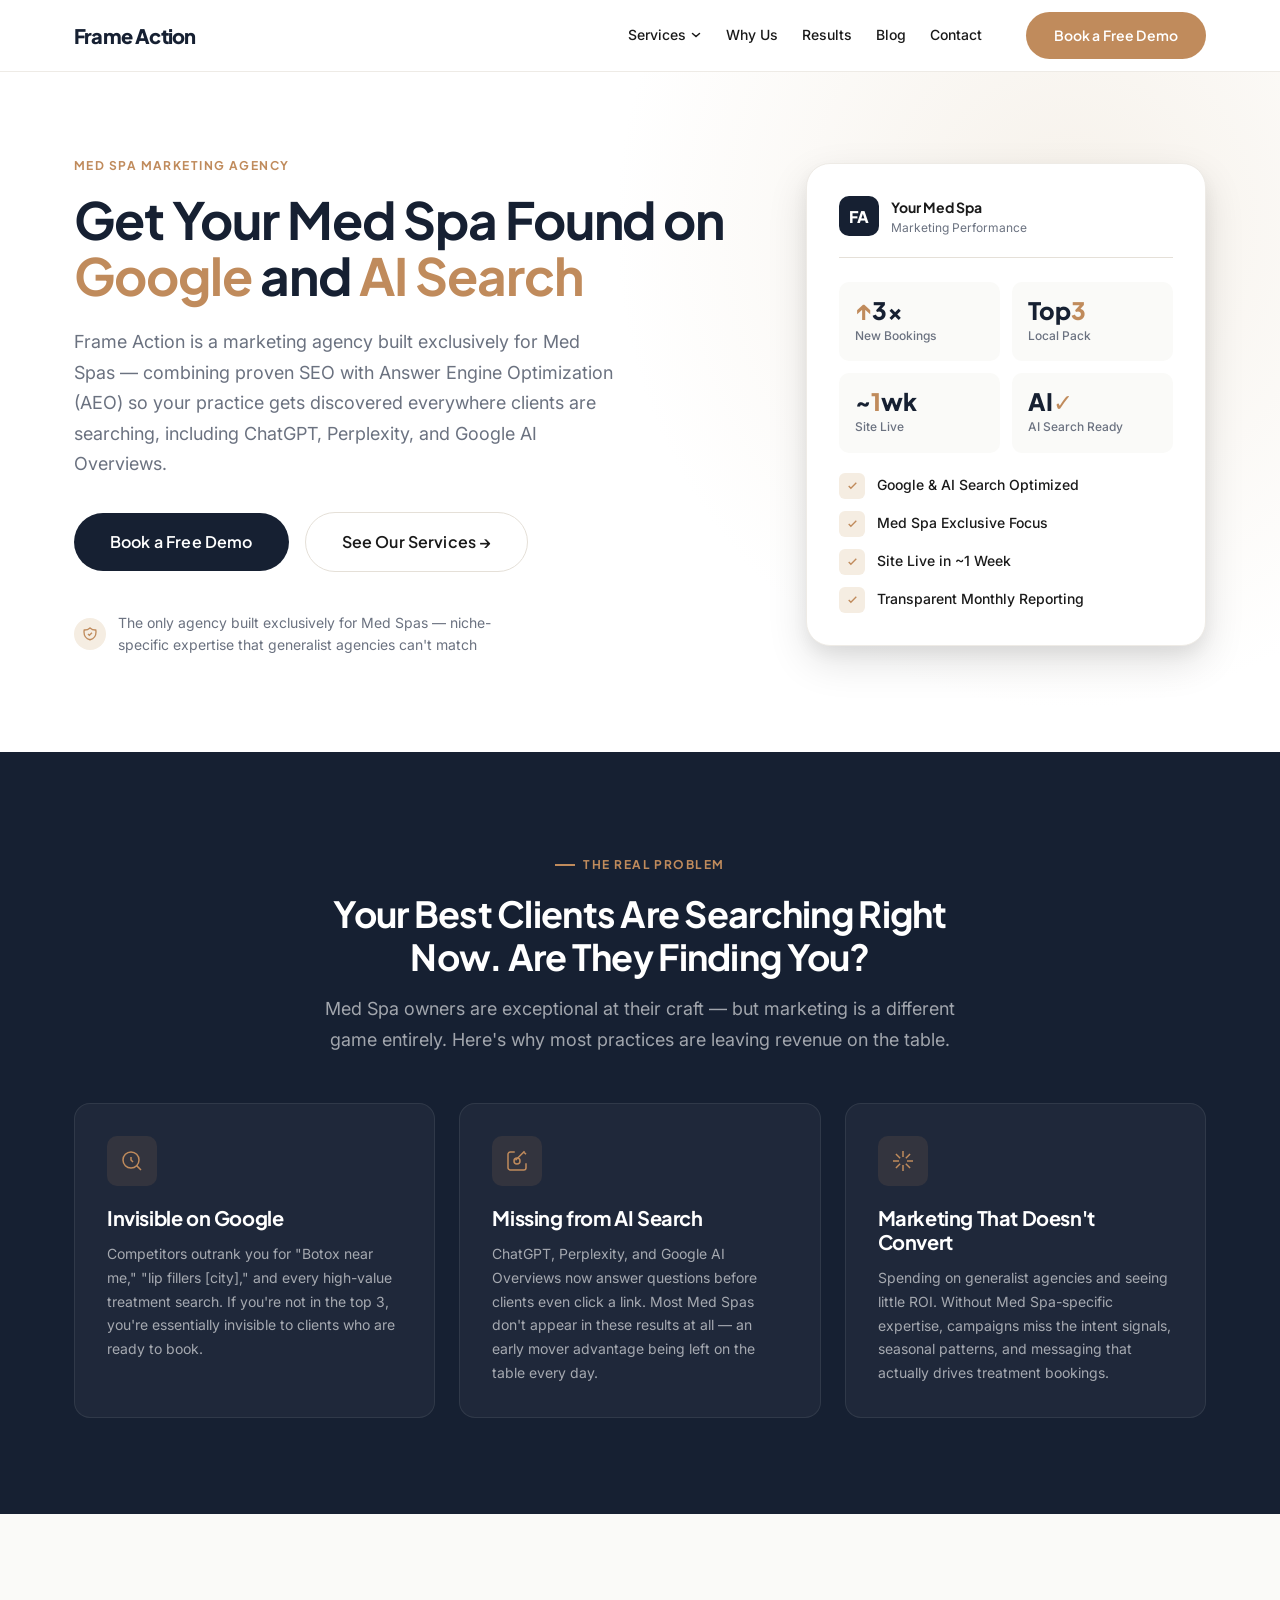
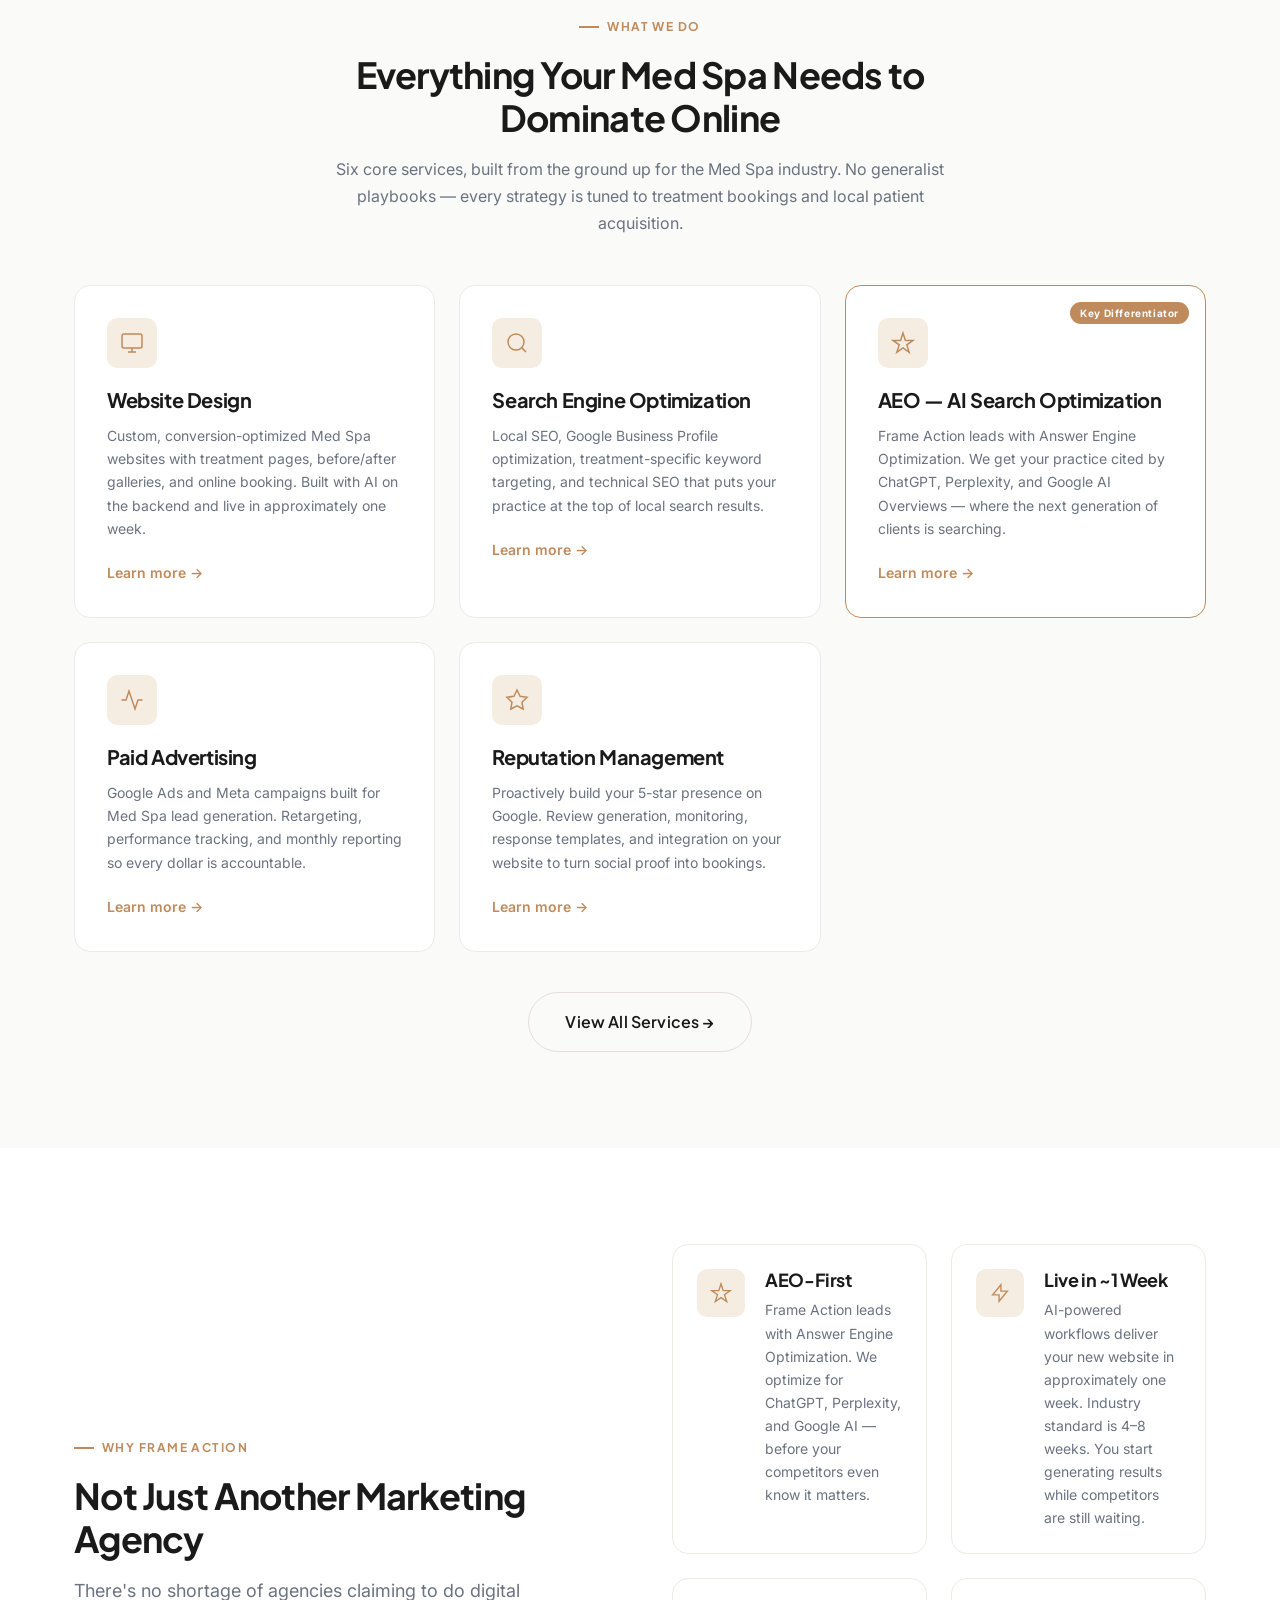
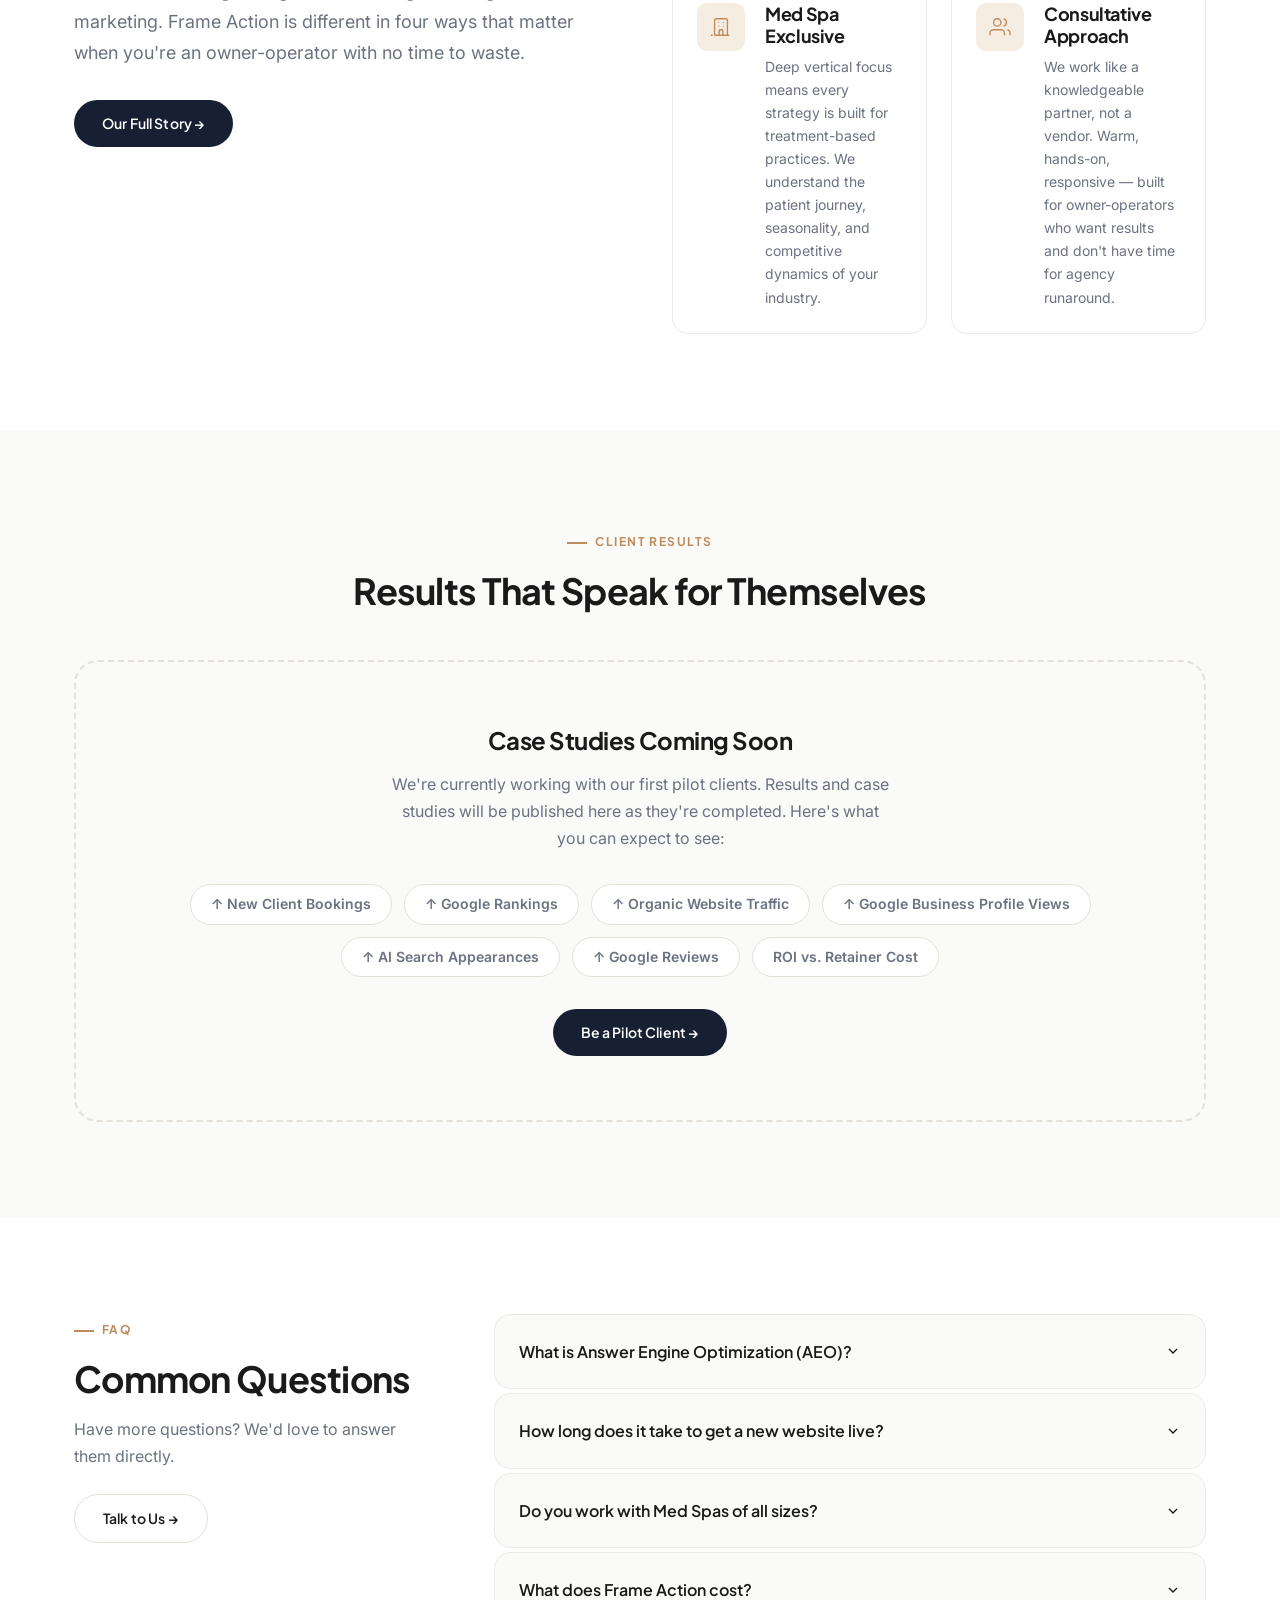
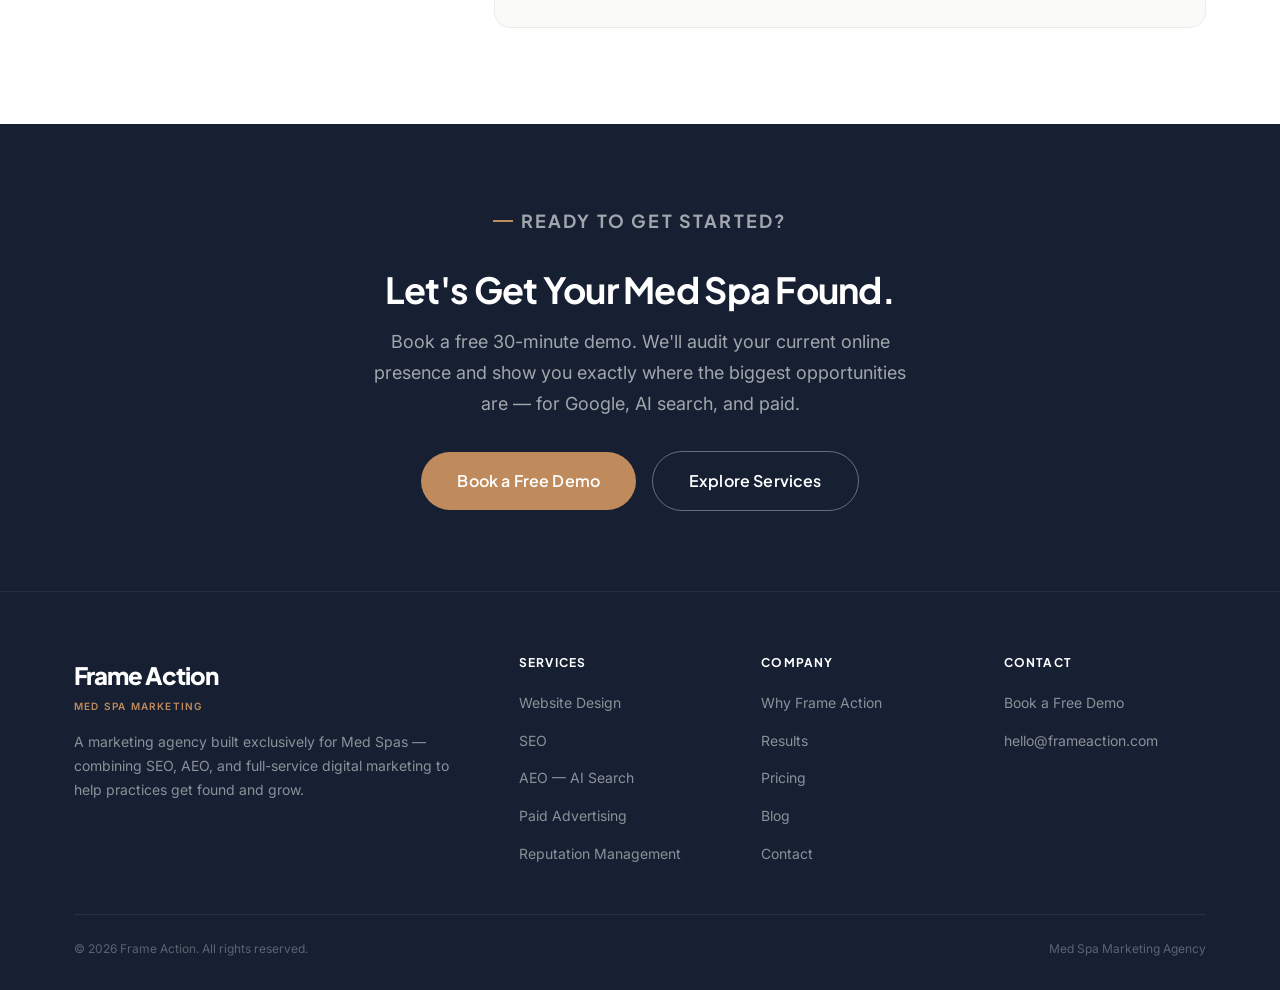
<file: index.html>
<!DOCTYPE html>
<html lang="en">
<head>
  <meta charset="UTF-8">
  <meta name="viewport" content="width=device-width, initial-scale=1.0">
  <title>Frame Action — Med Spa Marketing Agency</title>
  <meta name="description" content="Frame Action is a Med Spa marketing agency specializing in SEO, Answer Engine Optimization (AEO), website design, paid ads, and reputation management. Get found on Google and AI search.">
  <meta property="og:title" content="Frame Action — Med Spa Marketing Agency">
  <meta property="og:description" content="Get your Med Spa found on Google and AI search. Frame Action is a marketing agency built exclusively for Med Spas — with AI-powered delivery and AEO.">
  <meta property="og:type" content="website">
  <meta property="og:url" content="https://frameaction.com">
  <link rel="canonical" href="https://frameaction.com">
  <link rel="preconnect" href="https://fonts.googleapis.com">
  <link rel="preconnect" href="https://fonts.gstatic.com" crossorigin>
  <link href="https://fonts.googleapis.com/css2?family=Plus+Jakarta+Sans:wght@400;500;600;700;800&family=Inter:wght@400;500;600&display=swap" rel="stylesheet">
  <link rel="stylesheet" href="assets/css/styles.css">
  <script type="application/ld+json">
  {
    "@context": "https://schema.org",
    "@type": "MarketingAgency",
    "name": "Frame Action",
    "description": "Med Spa marketing agency specializing in SEO, Answer Engine Optimization (AEO), website design, paid advertising, and reputation management for medical spas.",
    "url": "https://frameaction.com",
    "serviceType": ["SEO", "Answer Engine Optimization", "Website Design", "Digital Marketing", "Reputation Management"],
    "areaServed": "United States",
    "audience": { "@type": "Audience", "audienceType": "Medical Spa Owners and Operators" }
  }
  </script>
  <script type="application/ld+json">
  {
    "@context": "https://schema.org",
    "@type": "FAQPage",
    "mainEntity": [
      {
        "@type": "Question",
        "name": "What is Answer Engine Optimization (AEO) for Med Spas?",
        "acceptedAnswer": {
          "@type": "Answer",
          "text": "Answer Engine Optimization (AEO) is the practice of optimizing your Med Spa's online presence to appear in AI-generated responses from ChatGPT, Perplexity, Google AI Overviews, and Bing Copilot. When potential clients ask AI tools 'What is the best Med Spa near me?' or 'Where can I get Botox in [city]?', AEO helps ensure your practice is cited and recommended."
        }
      },
      {
        "@type": "Question",
        "name": "How long does it take Frame Action to build a Med Spa website?",
        "acceptedAnswer": {
          "@type": "Answer",
          "text": "Frame Action uses AI-powered workflows to build custom Med Spa websites in approximately one week — compared to the industry standard of 4–8 weeks. This rapid speed-to-launch is one of our core differentiators."
        }
      },
      {
        "@type": "Question",
        "name": "What marketing services does Frame Action offer for Med Spas?",
        "acceptedAnswer": {
          "@type": "Answer",
          "text": "Frame Action offers five core services for Med Spas: website design and development, Search Engine Optimization (SEO), Answer Engine Optimization (AEO) for AI-powered search, paid advertising on Google and Meta, and reputation management and Google review generation."
        }
      }
    ]
  }
  </script>
</head>
<body>

  <!-- NAV -->
  <nav class="nav" id="nav">
    <div class="container nav__container">
      <a href="./" class="nav__logo">
        <span class="nav__logo-name">Frame Action</span>
      </a>
      <button class="nav__toggle" id="navToggle" aria-label="Toggle navigation" aria-expanded="false">
        <span></span><span></span><span></span>
      </button>
      <div class="nav__menu" id="navMenu">
        <ul class="nav__links">
          <li class="nav__item nav__item--dropdown">
            <a href="services/" aria-haspopup="true">Services <svg width="12" height="12" viewBox="0 0 12 12" fill="none"><path d="M2.5 4.5l3.5 3 3.5-3" stroke="currentColor" stroke-width="1.5" stroke-linecap="round"/></svg></a>
            <div class="nav__dropdown">
              <div class="dropdown-label">Our Services</div>
              <a href="services/website-design.html"><svg viewBox="0 0 24 24" fill="none" stroke="currentColor" stroke-width="1.5"><rect x="2" y="3" width="20" height="14" rx="2"/><path d="M8 21h8M12 17v4"/></svg>Website Design</a>
              <a href="services/seo.html"><svg viewBox="0 0 24 24" fill="none" stroke="currentColor" stroke-width="1.5"><circle cx="11" cy="11" r="8"/><path d="M21 21l-4.35-4.35"/></svg>SEO</a>
              <a href="services/aeo.html"><svg viewBox="0 0 24 24" fill="none" stroke="currentColor" stroke-width="1.5"><path d="M12 2l2.4 7.4H22l-6.2 4.5 2.4 7.4L12 17l-6.2 4.3 2.4-7.4L2 9.4h7.6z"/></svg>AEO — AI Search</a>
              <a href="services/paid-advertising.html"><svg viewBox="0 0 24 24" fill="none" stroke="currentColor" stroke-width="1.5"><path d="M3 3h18v13H3z"/><path d="M8 21h8M12 16v5"/><polyline points="7 8 10 11 13 8 17 12" stroke="currentColor" stroke-width="1.5" fill="none" stroke-linecap="round"/></svg>Paid Advertising</a>
              <a href="services/reputation-management.html"><svg viewBox="0 0 24 24" fill="none" stroke="currentColor" stroke-width="1.5"><path d="M12 2l3.09 6.26L22 9.27l-5 4.87 1.18 6.88L12 17.77l-6.18 3.25L7 14.14 2 9.27l6.91-1.01L12 2z"/></svg>Reputation Management</a>
            </div>
          </li>
          <li class="nav__item"><a href="why-frame-action.html">Why Us</a></li>
          <li class="nav__item"><a href="results.html">Results</a></li>
          <li class="nav__item"><a href="blog/">Blog</a></li>
          <li class="nav__item"><a href="contact.html">Contact</a></li>
        </ul>
        <a href="contact.html" class="btn btn--primary nav__cta">Book a Free Demo</a>
      </div>
    </div>
  </nav>

  <!-- HERO -->
  <section class="hero">
    <div class="container hero__container">
      <div class="hero__content">
        <p class="eyebrow">Med Spa Marketing Agency</p>
        <h1>Get Your Med Spa Found on <span class="accent">Google</span> and <span class="accent">AI Search</span></h1>
        <p class="hero__desc">Frame Action is a marketing agency built exclusively for Med Spas — combining proven SEO with Answer Engine Optimization (AEO) so your practice gets discovered everywhere clients are searching, including ChatGPT, Perplexity, and Google AI Overviews.</p>
        <div class="hero__ctas">
          <a href="contact.html" class="btn btn--dark btn--lg">Book a Free Demo</a>
          <a href="services/" class="btn btn--outline btn--lg">See Our Services &rarr;</a>
        </div>
        <div class="hero__trust">
          <div class="hero__trust-icon">
            <svg width="16" height="16" viewBox="0 0 24 24" fill="none" stroke="currentColor" stroke-width="2"><path d="M9 12l2 2 4-4m5.618-4.016A11.955 11.955 0 0112 2.944a11.955 11.955 0 01-8.618 3.04A12.02 12.02 0 003 9c0 5.591 3.824 10.29 9 11.622 5.176-1.332 9-6.03 9-11.622 0-1.042-.133-2.052-.382-3.016z"/></svg>
          </div>
          <span>The only agency built exclusively for Med Spas — niche-specific expertise that generalist agencies can't match</span>
        </div>
      </div>

      <div class="hero__visual">
        <div class="hero__card">
          <div class="hero__card-header">
            <div class="hero__card-logo">FA</div>
            <div>
              <div class="hero__card-title">Your Med Spa</div>
              <div class="hero__card-sub">Marketing Performance</div>
            </div>
          </div>
          <div class="hero__stats">
            <div class="hero__stat">
              <div class="hero__stat-value"><span class="accent">↑</span>3x</div>
              <div class="hero__stat-label">New Bookings</div>
            </div>
            <div class="hero__stat">
              <div class="hero__stat-value">Top<span class="accent">3</span></div>
              <div class="hero__stat-label">Local Pack</div>
            </div>
            <div class="hero__stat">
              <div class="hero__stat-value">~<span class="accent">1</span>wk</div>
              <div class="hero__stat-label">Site Live</div>
            </div>
            <div class="hero__stat">
              <div class="hero__stat-value">AI<span class="accent">✓</span></div>
              <div class="hero__stat-label">AI Search Ready</div>
            </div>
          </div>
          <div class="hero__features">
            <div class="hero__feature">
              <div class="hero__feature-icon">
                <svg viewBox="0 0 24 24" fill="none" stroke="currentColor" stroke-width="2.5"><path d="M5 13l4 4L19 7"/></svg>
              </div>
              Google &amp; AI Search Optimized
            </div>
            <div class="hero__feature">
              <div class="hero__feature-icon">
                <svg viewBox="0 0 24 24" fill="none" stroke="currentColor" stroke-width="2.5"><path d="M5 13l4 4L19 7"/></svg>
              </div>
              Med Spa Exclusive Focus
            </div>
            <div class="hero__feature">
              <div class="hero__feature-icon">
                <svg viewBox="0 0 24 24" fill="none" stroke="currentColor" stroke-width="2.5"><path d="M5 13l4 4L19 7"/></svg>
              </div>
              Site Live in ~1 Week
            </div>
            <div class="hero__feature">
              <div class="hero__feature-icon">
                <svg viewBox="0 0 24 24" fill="none" stroke="currentColor" stroke-width="2.5"><path d="M5 13l4 4L19 7"/></svg>
              </div>
              Transparent Monthly Reporting
            </div>
          </div>
        </div>

      </div>
    </div>
  </section>

  <!-- PROBLEM -->
  <section class="section problems">
    <div class="container">
      <div class="section-header--center" style="color:var(--white)">
        <p class="eyebrow">The Real Problem</p>
        <h2>Your Best Clients Are Searching Right Now. Are They Finding You?</h2>
        <p style="color:rgba(255,255,255,0.6);font-size:var(--text-lg)">Med Spa owners are exceptional at their craft — but marketing is a different game entirely. Here's why most practices are leaving revenue on the table.</p>
      </div>
      <div style="display:grid;grid-template-columns:repeat(3,1fr);gap:var(--space-6)">
        <div class="problem-card">
          <div class="problem-card__icon">
            <svg viewBox="0 0 24 24" fill="none" stroke="currentColor" stroke-width="1.5"><circle cx="11" cy="11" r="8"/><path d="M21 21l-4.35-4.35"/><path d="M11 8v3l2 2"/></svg>
          </div>
          <h3>Invisible on Google</h3>
          <p>Competitors outrank you for "Botox near me," "lip fillers [city]," and every high-value treatment search. If you're not in the top 3, you're essentially invisible to clients who are ready to book.</p>
        </div>
        <div class="problem-card">
          <div class="problem-card__icon">
            <svg viewBox="0 0 24 24" fill="none" stroke="currentColor" stroke-width="1.5"><path d="M9.75 3H5.25A2.25 2.25 0 003 5.25v13.5A2.25 2.25 0 005.25 21h13.5A2.25 2.25 0 0021 18.75V14.25M18.75 3L21 5.25m-10.5 6l9-9"/><circle cx="12" cy="12" r="3"/></svg>
          </div>
          <h3>Missing from AI Search</h3>
          <p>ChatGPT, Perplexity, and Google AI Overviews now answer questions before clients even click a link. Most Med Spas don't appear in these results at all — an early mover advantage being left on the table every day.</p>
        </div>
        <div class="problem-card">
          <div class="problem-card__icon">
            <svg viewBox="0 0 24 24" fill="none" stroke="currentColor" stroke-width="1.5"><path d="M12 2v6m0 8v6M4.93 4.93l4.24 4.24m5.66 5.66l4.24 4.24M2 12h6m8 0h6M4.93 19.07l4.24-4.24m5.66-5.66l4.24-4.24"/></svg>
          </div>
          <h3>Marketing That Doesn't Convert</h3>
          <p>Spending on generalist agencies and seeing little ROI. Without Med Spa-specific expertise, campaigns miss the intent signals, seasonal patterns, and messaging that actually drives treatment bookings.</p>
        </div>
      </div>
    </div>
  </section>

  <!-- SERVICES -->
  <section class="section section--soft">
    <div class="container">
      <div class="section-header--center">
        <p class="eyebrow">What We Do</p>
        <h2>Everything Your Med Spa Needs to Dominate Online</h2>
        <p>Six core services, built from the ground up for the Med Spa industry. No generalist playbooks — every strategy is tuned to treatment bookings and local patient acquisition.</p>
      </div>
      <div style="display:grid;grid-template-columns:repeat(3,1fr);gap:var(--space-6)">

        <div class="service-card">
          <div class="service-card__icon">
            <svg viewBox="0 0 24 24" fill="none" stroke="currentColor" stroke-width="1.5"><rect x="2" y="3" width="20" height="14" rx="2"/><path d="M8 21h8M12 17v4"/></svg>
          </div>
          <h3>Website Design</h3>
          <p>Custom, conversion-optimized Med Spa websites with treatment pages, before/after galleries, and online booking. Built with AI on the backend and live in approximately one week.</p>
          <a href="services/website-design.html" class="service-card__link">Learn more &rarr;</a>
        </div>

        <div class="service-card">
          <div class="service-card__icon">
            <svg viewBox="0 0 24 24" fill="none" stroke="currentColor" stroke-width="1.5"><circle cx="11" cy="11" r="8"/><path d="M21 21l-4.35-4.35"/></svg>
          </div>
          <h3>Search Engine Optimization</h3>
          <p>Local SEO, Google Business Profile optimization, treatment-specific keyword targeting, and technical SEO that puts your practice at the top of local search results.</p>
          <a href="services/seo.html" class="service-card__link">Learn more &rarr;</a>
        </div>

        <div class="service-card service-card--featured">
          <span class="service-card__badge">Key Differentiator</span>
          <div class="service-card__icon">
            <svg viewBox="0 0 24 24" fill="none" stroke="currentColor" stroke-width="1.5"><path d="M12 2l2.4 7.4H22l-6.2 4.5 2.4 7.4L12 17l-6.2 4.3 2.4-7.4L2 9.4h7.6z"/></svg>
          </div>
          <h3>AEO — AI Search Optimization</h3>
          <p>Frame Action leads with Answer Engine Optimization. We get your practice cited by ChatGPT, Perplexity, and Google AI Overviews — where the next generation of clients is searching.</p>
          <a href="services/aeo.html" class="service-card__link">Learn more &rarr;</a>
        </div>

        <div class="service-card">
          <div class="service-card__icon">
            <svg viewBox="0 0 24 24" fill="none" stroke="currentColor" stroke-width="1.5"><polyline points="22 12 18 12 15 21 9 3 6 12 2 12" stroke="currentColor" stroke-width="1.5" fill="none" stroke-linecap="round"/></svg>
          </div>
          <h3>Paid Advertising</h3>
          <p>Google Ads and Meta campaigns built for Med Spa lead generation. Retargeting, performance tracking, and monthly reporting so every dollar is accountable.</p>
          <a href="services/paid-advertising.html" class="service-card__link">Learn more &rarr;</a>
        </div>

        <div class="service-card">
          <div class="service-card__icon">
            <svg viewBox="0 0 24 24" fill="none" stroke="currentColor" stroke-width="1.5"><path d="M12 2l3.09 6.26L22 9.27l-5 4.87 1.18 6.88L12 17.77l-6.18 3.25L7 14.14 2 9.27l6.91-1.01L12 2z"/></svg>
          </div>
          <h3>Reputation Management</h3>
          <p>Proactively build your 5-star presence on Google. Review generation, monitoring, response templates, and integration on your website to turn social proof into bookings.</p>
          <a href="services/reputation-management.html" class="service-card__link">Learn more &rarr;</a>
        </div>


      </div>
      <div style="text-align:center;margin-top:var(--space-10)">
        <a href="services/" class="btn btn--outline btn--lg">View All Services &rarr;</a>
      </div>
    </div>
  </section>

  <!-- DIFFERENTIATORS -->
  <section class="section">
    <div class="container">
      <div style="display:grid;grid-template-columns:1fr 1fr;gap:var(--space-16);align-items:center">
        <div>
          <p class="eyebrow">Why Frame Action</p>
          <h2>Not Just Another Marketing Agency</h2>
          <p style="font-size:var(--text-lg);margin-bottom:var(--space-8)">There's no shortage of agencies claiming to do digital marketing. Frame Action is different in four ways that matter when you're an owner-operator with no time to waste.</p>
          <a href="why-frame-action.html" class="btn btn--dark">Our Full Story &rarr;</a>
        </div>
        <div class="diff-grid">
          <div class="diff-card">
            <div class="diff-card__icon">
              <svg viewBox="0 0 24 24" fill="none" stroke="currentColor" stroke-width="1.5"><path d="M12 2l2.4 7.4H22l-6.2 4.5 2.4 7.4L12 17l-6.2 4.3 2.4-7.4L2 9.4h7.6z"/></svg>
            </div>
            <div class="diff-card__content">
              <h3>AEO-First</h3>
              <p>Frame Action leads with Answer Engine Optimization. We optimize for ChatGPT, Perplexity, and Google AI — before your competitors even know it matters.</p>
            </div>
          </div>
          <div class="diff-card">
            <div class="diff-card__icon">
              <svg viewBox="0 0 24 24" fill="none" stroke="currentColor" stroke-width="1.5"><path d="M13 10V3L4 14h7v7l9-11h-7z"/></svg>
            </div>
            <div class="diff-card__content">
              <h3>Live in ~1 Week</h3>
              <p>AI-powered workflows deliver your new website in approximately one week. Industry standard is 4–8 weeks. You start generating results while competitors are still waiting.</p>
            </div>
          </div>
          <div class="diff-card">
            <div class="diff-card__icon">
              <svg viewBox="0 0 24 24" fill="none" stroke="currentColor" stroke-width="1.5"><path d="M19 21V5a2 2 0 00-2-2H7a2 2 0 00-2 2v16m14 0h2m-2 0H5m-2 0H1M9 7h1m-1 4h1m4-4h1m-1 4h1m-5 10v-5a1 1 0 011-1h2a1 1 0 011 1v5m-4 0h4"/></svg>
            </div>
            <div class="diff-card__content">
              <h3>Med Spa Exclusive</h3>
              <p>Deep vertical focus means every strategy is built for treatment-based practices. We understand the patient journey, seasonality, and competitive dynamics of your industry.</p>
            </div>
          </div>
          <div class="diff-card">
            <div class="diff-card__icon">
              <svg viewBox="0 0 24 24" fill="none" stroke="currentColor" stroke-width="1.5"><path d="M17 21v-2a4 4 0 00-4-4H5a4 4 0 00-4 4v2"/><circle cx="9" cy="7" r="4"/><path d="M23 21v-2a4 4 0 00-3-3.87M16 3.13a4 4 0 010 7.75"/></svg>
            </div>
            <div class="diff-card__content">
              <h3>Consultative Approach</h3>
              <p>We work like a knowledgeable partner, not a vendor. Warm, hands-on, responsive — built for owner-operators who want results and don't have time for agency runaround.</p>
            </div>
          </div>
        </div>
      </div>
    </div>
  </section>

  <!-- SOCIAL PROOF (PLACEHOLDER) -->
  <section class="section section--soft">
    <div class="container">
      <div class="section-header--center">
        <p class="eyebrow">Client Results</p>
        <h2>Results That Speak for Themselves</h2>
      </div>
      <div class="proof-placeholder">
        <h3>Case Studies Coming Soon</h3>
        <p>We're currently working with our first pilot clients. Results and case studies will be published here as they're completed. Here's what you can expect to see:</p>
        <div class="metric-pills">
          <span class="metric-pill">↑ New Client Bookings</span>
          <span class="metric-pill">↑ Google Rankings</span>
          <span class="metric-pill">↑ Organic Website Traffic</span>
          <span class="metric-pill">↑ Google Business Profile Views</span>
          <span class="metric-pill">↑ AI Search Appearances</span>
          <span class="metric-pill">↑ Google Reviews</span>
          <span class="metric-pill">ROI vs. Retainer Cost</span>
        </div>
        <div style="margin-top:var(--space-8)">
          <a href="contact.html" class="btn btn--dark">Be a Pilot Client &rarr;</a>
        </div>
      </div>
    </div>
  </section>

  <!-- FAQ -->
  <section class="section">
    <div class="container">
      <div style="display:grid;grid-template-columns:1fr 2fr;gap:var(--space-16);align-items:start">
        <div>
          <p class="eyebrow">FAQ</p>
          <h2>Common Questions</h2>
          <p>Have more questions? We'd love to answer them directly.</p>
          <a href="contact.html" class="btn btn--outline mt-6" style="display:inline-flex">Talk to Us &rarr;</a>
        </div>
        <div style="display:flex;flex-direction:column;gap:var(--space-1)">
          <details style="background:var(--bg);border-radius:var(--radius-lg);padding:var(--space-6);border:1px solid var(--border-light)">
            <summary style="font-family:var(--font-heading);font-weight:600;font-size:var(--text-base);cursor:pointer;list-style:none;display:flex;justify-content:space-between;align-items:center">
              What is Answer Engine Optimization (AEO)?
              <svg width="16" height="16" viewBox="0 0 24 24" fill="none" stroke="currentColor" stroke-width="2"><path d="M6 9l6 6 6-6"/></svg>
            </summary>
            <p style="margin-top:var(--space-4);font-size:var(--text-sm)">AEO is the practice of optimizing your practice to appear in AI-generated responses from ChatGPT, Perplexity, Google AI Overviews, and Bing Copilot. When potential clients ask these tools "What is the best Med Spa near me?" or "Where can I get Botox in [city]?" — AEO ensures your practice gets cited. It's the next frontier of search, and most Med Spas aren't on it yet.</p>
          </details>
          <details style="background:var(--bg);border-radius:var(--radius-lg);padding:var(--space-6);border:1px solid var(--border-light)">
            <summary style="font-family:var(--font-heading);font-weight:600;font-size:var(--text-base);cursor:pointer;list-style:none;display:flex;justify-content:space-between;align-items:center">
              How long does it take to get a new website live?
              <svg width="16" height="16" viewBox="0 0 24 24" fill="none" stroke="currentColor" stroke-width="2"><path d="M6 9l6 6 6-6"/></svg>
            </summary>
            <p style="margin-top:var(--space-4);font-size:var(--text-sm)">Approximately one week from signed contract to live site. We use AI-assisted workflows to dramatically accelerate the build process while maintaining quality. Compare that to the 4–8 week industry standard. You start showing up in search while your competitors are still waiting for their agency to finish.</p>
          </details>
          <details style="background:var(--bg);border-radius:var(--radius-lg);padding:var(--space-6);border:1px solid var(--border-light)">
            <summary style="font-family:var(--font-heading);font-weight:600;font-size:var(--text-base);cursor:pointer;list-style:none;display:flex;justify-content:space-between;align-items:center">
              Do you work with Med Spas of all sizes?
              <svg width="16" height="16" viewBox="0 0 24 24" fill="none" stroke="currentColor" stroke-width="2"><path d="M6 9l6 6 6-6"/></svg>
            </summary>
            <p style="margin-top:var(--space-4);font-size:var(--text-sm)">Yes. We work with single-location owner-operators, multi-location practices, and everything in between. Our Phase 1 focus is on single-location owner-operators where we can deliver the fastest impact — these practices see the biggest lift from done-right digital marketing.</p>
          </details>
          <details style="background:var(--bg);border-radius:var(--radius-lg);padding:var(--space-6);border:1px solid var(--border-light)">
            <summary style="font-family:var(--font-heading);font-weight:600;font-size:var(--text-base);cursor:pointer;list-style:none;display:flex;justify-content:space-between;align-items:center">
              What does Frame Action cost?
              <svg width="16" height="16" viewBox="0 0 24 24" fill="none" stroke="currentColor" stroke-width="2"><path d="M6 9l6 6 6-6"/></svg>
            </summary>
            <p style="margin-top:var(--space-4);font-size:var(--text-sm)">We're currently in pilot phase, so pricing is customized by practice size, scope, and goals. We're building transparent tiered packages and will publish them soon. In the meantime, <a href="contact.html" style="color:var(--accent);font-weight:600">book a free demo</a> and we'll discuss what makes sense for your practice.</p>
          </details>
        </div>
      </div>
    </div>
  </section>

  <!-- CTA BANNER -->
  <section class="cta-banner">
    <div class="container">
      <p class="eyebrow" style="justify-content:center">Ready to Get Started?</p>
      <h2>Let's Get Your Med Spa Found.</h2>
      <p>Book a free 30-minute demo. We'll audit your current online presence and show you exactly where the biggest opportunities are — for Google, AI search, and paid.</p>
      <div class="cta-banner-btns">
        <a href="contact.html" class="btn btn--primary btn--lg">Book a Free Demo</a>
        <a href="services/" class="btn btn--outline-white btn--lg">Explore Services</a>
      </div>
    </div>
  </section>

  <!-- FOOTER -->
  <footer class="footer">
    <div class="container">
      <div class="footer__grid">
        <div class="footer__brand">
          <span class="footer__brand-name">Frame Action</span>
          <span class="footer__brand-tag">Med Spa Marketing</span>
          <p>A marketing agency built exclusively for Med Spas — combining SEO, AEO, and full-service digital marketing to help practices get found and grow.</p>
        </div>
        <div class="footer__col">
          <h4>Services</h4>
          <ul>
            <li><a href="services/website-design.html">Website Design</a></li>
            <li><a href="services/seo.html">SEO</a></li>
            <li><a href="services/aeo.html">AEO — AI Search</a></li>
            <li><a href="services/paid-advertising.html">Paid Advertising</a></li>
            <li><a href="services/reputation-management.html">Reputation Management</a></li>
          </ul>
        </div>
        <div class="footer__col">
          <h4>Company</h4>
          <ul>
            <li><a href="why-frame-action.html">Why Frame Action</a></li>
            <li><a href="results.html">Results</a></li>
            <li><a href="pricing.html">Pricing</a></li>
            <li><a href="blog/">Blog</a></li>
            <li><a href="contact.html">Contact</a></li>
          </ul>
        </div>
        <div class="footer__col">
          <h4>Contact</h4>
          <ul>
            <li><a href="contact.html">Book a Free Demo</a></li>
            <li><a href="mailto:hello@frameaction.com">hello@frameaction.com</a></li>
          </ul>
        </div>
      </div>
      <div class="footer__bottom">
        <span>&copy; 2026 Frame Action. All rights reserved.</span>
        <span>Med Spa Marketing Agency</span>
      </div>
    </div>
  </footer>

  <script src="assets/js/main.js"></script>
</body>
</html>
</file>
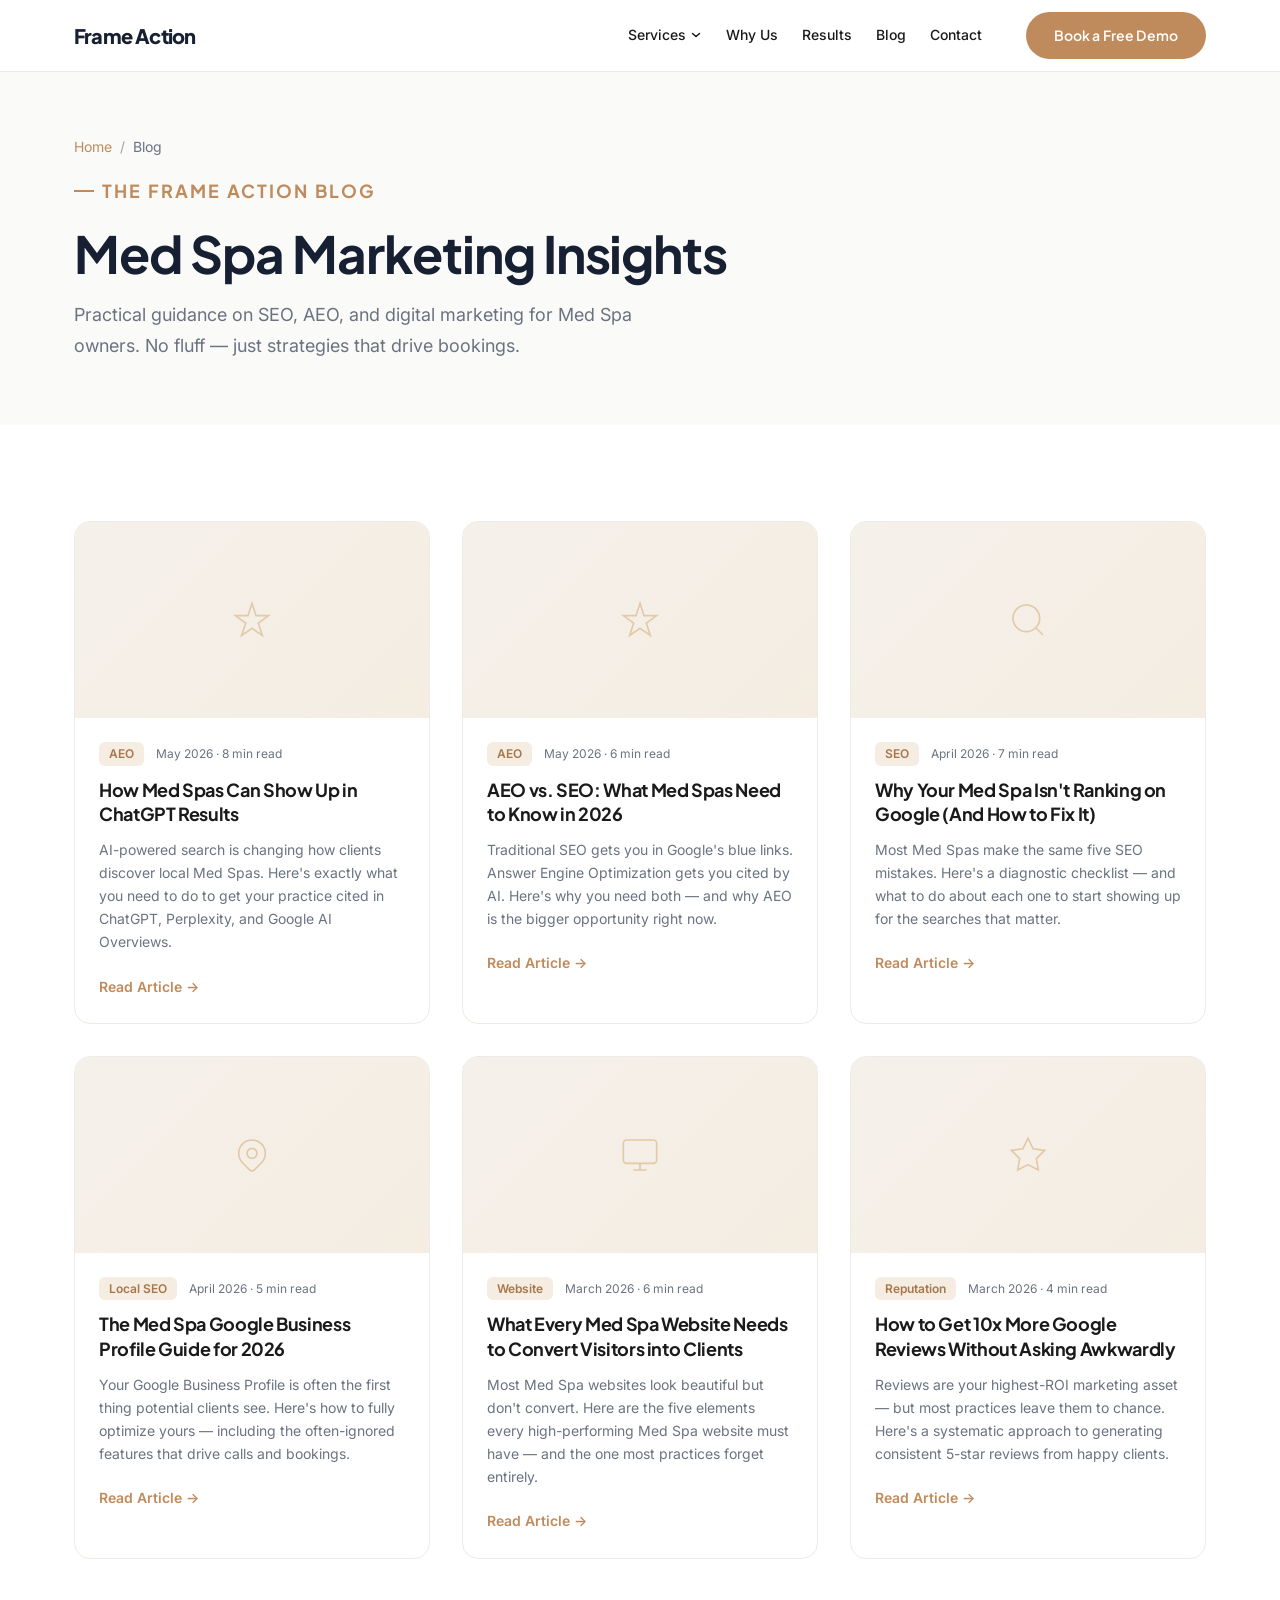
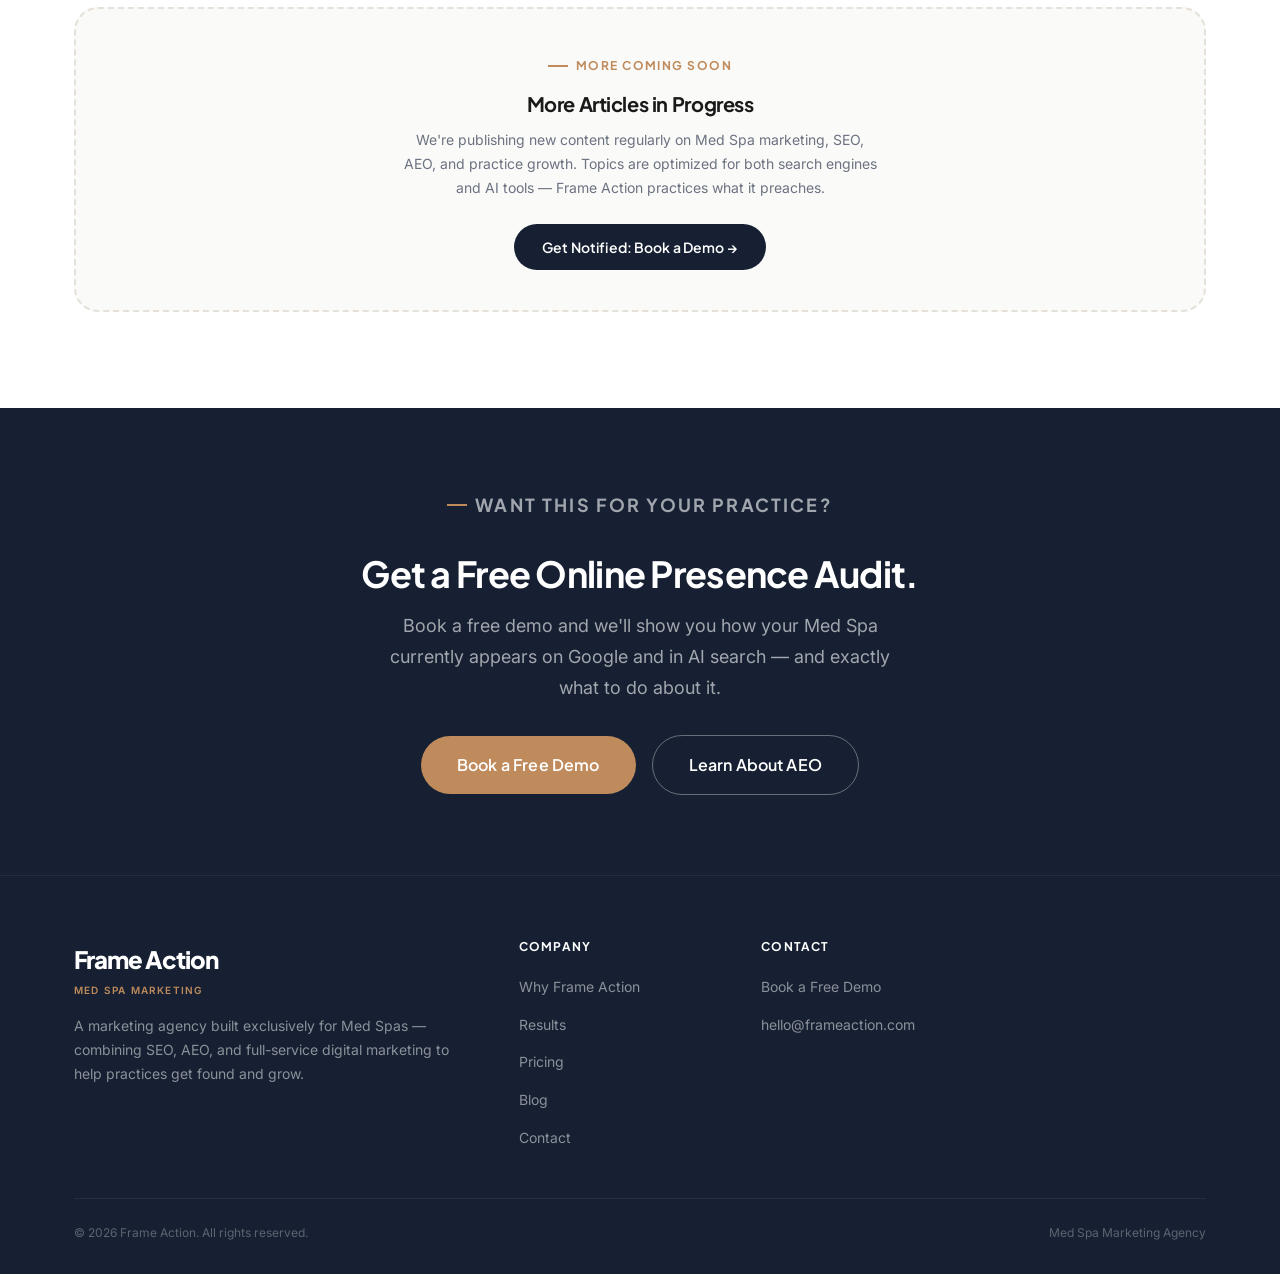
<file: blog/index.html>
<!DOCTYPE html>
<html lang="en">
<head>
  <meta charset="UTF-8">
  <meta name="viewport" content="width=device-width, initial-scale=1.0">
  <title>Med Spa Marketing Blog — Frame Action</title>
  <meta name="description" content="The Frame Action blog covers Med Spa marketing, SEO, Answer Engine Optimization (AEO), and digital marketing strategies for aesthetic practices.">
  <link rel="canonical" href="https://frameaction.com/blog/">
  <link rel="preconnect" href="https://fonts.googleapis.com">
  <link rel="preconnect" href="https://fonts.gstatic.com" crossorigin>
  <link href="https://fonts.googleapis.com/css2?family=Plus+Jakarta+Sans:wght@400;500;600;700;800&family=Inter:wght@400;500;600&display=swap" rel="stylesheet">
  <link rel="stylesheet" href="../assets/css/styles.css">
</head>
<body>
  <nav class="nav" id="nav">
    <div class="container nav__container">
      <a href="../" class="nav__logo">
        <span class="nav__logo-name">Frame Action</span>
      </a>
      <button class="nav__toggle" id="navToggle" aria-label="Toggle navigation" aria-expanded="false"><span></span><span></span><span></span></button>
      <div class="nav__menu" id="navMenu">
        <ul class="nav__links">
          <li class="nav__item nav__item--dropdown">
            <a href="../services/" aria-haspopup="true">Services <svg width="12" height="12" viewBox="0 0 12 12" fill="none"><path d="M2.5 4.5l3.5 3 3.5-3" stroke="currentColor" stroke-width="1.5" stroke-linecap="round"/></svg></a>
            <div class="nav__dropdown">
              <div class="dropdown-label">Our Services</div>
              <a href="../services/website-design.html"><svg viewBox="0 0 24 24" fill="none" stroke="currentColor" stroke-width="1.5"><rect x="2" y="3" width="20" height="14" rx="2"/><path d="M8 21h8M12 17v4"/></svg>Website Design</a>
              <a href="../services/seo.html"><svg viewBox="0 0 24 24" fill="none" stroke="currentColor" stroke-width="1.5"><circle cx="11" cy="11" r="8"/><path d="M21 21l-4.35-4.35"/></svg>SEO</a>
              <a href="../services/aeo.html"><svg viewBox="0 0 24 24" fill="none" stroke="currentColor" stroke-width="1.5"><path d="M12 2l2.4 7.4H22l-6.2 4.5 2.4 7.4L12 17l-6.2 4.3 2.4-7.4L2 9.4h7.6z"/></svg>AEO — AI Search</a>
              <a href="../services/paid-advertising.html"><svg viewBox="0 0 24 24" fill="none" stroke="currentColor" stroke-width="1.5"><path d="M3 3h18v13H3z"/><path d="M8 21h8M12 16v5"/><polyline points="7 8 10 11 13 8 17 12" stroke="currentColor" stroke-width="1.5" fill="none" stroke-linecap="round"/></svg>Paid Advertising</a>
              <a href="../services/reputation-management.html"><svg viewBox="0 0 24 24" fill="none" stroke="currentColor" stroke-width="1.5"><path d="M12 2l3.09 6.26L22 9.27l-5 4.87 1.18 6.88L12 17.77l-6.18 3.25L7 14.14 2 9.27l6.91-1.01L12 2z"/></svg>Reputation Management</a>
            </div>
          </li>
          <li class="nav__item"><a href="../why-frame-action.html">Why Us</a></li>
          <li class="nav__item"><a href="../results.html">Results</a></li>
          <li class="nav__item"><a href="../blog/">Blog</a></li>
          <li class="nav__item"><a href="../contact.html">Contact</a></li>
        </ul>
        <a href="../contact.html" class="btn btn--primary nav__cta">Book a Free Demo</a>
      </div>
    </div>
  </nav>

  <section class="page-hero">
    <div class="container">
      <div class="page-hero__breadcrumb"><a href="../">Home</a> <span>/</span> Blog</div>
      <p class="eyebrow">The Frame Action Blog</p>
      <h1>Med Spa Marketing Insights</h1>
      <p>Practical guidance on SEO, AEO, and digital marketing for Med Spa owners. No fluff — just strategies that drive bookings.</p>
    </div>
  </section>

  <section class="section">
    <div class="container">
      <div class="blog-grid">

        <article class="blog-card">
          <div class="blog-card__image">
            <svg viewBox="0 0 24 24" fill="none" stroke="currentColor" stroke-width="1"><path d="M12 2l2.4 7.4H22l-6.2 4.5 2.4 7.4L12 17l-6.2 4.3 2.4-7.4L2 9.4h7.6z"/></svg>
          </div>
          <div class="blog-card__body">
            <div class="blog-card__meta">
              <span class="blog-card__category">AEO</span>
              <span>May 2026 &middot; 8 min read</span>
            </div>
            <h3>How Med Spas Can Show Up in ChatGPT Results</h3>
            <p>AI-powered search is changing how clients discover local Med Spas. Here's exactly what you need to do to get your practice cited in ChatGPT, Perplexity, and Google AI Overviews.</p>
            <a href="#" class="blog-card__link">Read Article &rarr;</a>
          </div>
        </article>

        <article class="blog-card">
          <div class="blog-card__image">
            <svg viewBox="0 0 24 24" fill="none" stroke="currentColor" stroke-width="1"><path d="M12 2l2.4 7.4H22l-6.2 4.5 2.4 7.4L12 17l-6.2 4.3 2.4-7.4L2 9.4h7.6z"/></svg>
          </div>
          <div class="blog-card__body">
            <div class="blog-card__meta">
              <span class="blog-card__category">AEO</span>
              <span>May 2026 &middot; 6 min read</span>
            </div>
            <h3>AEO vs. SEO: What Med Spas Need to Know in 2026</h3>
            <p>Traditional SEO gets you in Google's blue links. Answer Engine Optimization gets you cited by AI. Here's why you need both — and why AEO is the bigger opportunity right now.</p>
            <a href="#" class="blog-card__link">Read Article &rarr;</a>
          </div>
        </article>

        <article class="blog-card">
          <div class="blog-card__image">
            <svg viewBox="0 0 24 24" fill="none" stroke="currentColor" stroke-width="1"><circle cx="11" cy="11" r="8"/><path d="M21 21l-4.35-4.35"/></svg>
          </div>
          <div class="blog-card__body">
            <div class="blog-card__meta">
              <span class="blog-card__category">SEO</span>
              <span>April 2026 &middot; 7 min read</span>
            </div>
            <h3>Why Your Med Spa Isn't Ranking on Google (And How to Fix It)</h3>
            <p>Most Med Spas make the same five SEO mistakes. Here's a diagnostic checklist — and what to do about each one to start showing up for the searches that matter.</p>
            <a href="#" class="blog-card__link">Read Article &rarr;</a>
          </div>
        </article>

        <article class="blog-card">
          <div class="blog-card__image">
            <svg viewBox="0 0 24 24" fill="none" stroke="currentColor" stroke-width="1"><path d="M17.657 16.657L13.414 20.9a1.998 1.998 0 01-2.827 0l-4.244-4.243a8 8 0 1111.314 0z"/><path d="M15 11a3 3 0 11-6 0 3 3 0 016 0z"/></svg>
          </div>
          <div class="blog-card__body">
            <div class="blog-card__meta">
              <span class="blog-card__category">Local SEO</span>
              <span>April 2026 &middot; 5 min read</span>
            </div>
            <h3>The Med Spa Google Business Profile Guide for 2026</h3>
            <p>Your Google Business Profile is often the first thing potential clients see. Here's how to fully optimize yours — including the often-ignored features that drive calls and bookings.</p>
            <a href="#" class="blog-card__link">Read Article &rarr;</a>
          </div>
        </article>

        <article class="blog-card">
          <div class="blog-card__image">
            <svg viewBox="0 0 24 24" fill="none" stroke="currentColor" stroke-width="1"><rect x="2" y="3" width="20" height="14" rx="2"/><path d="M8 21h8M12 17v4"/></svg>
          </div>
          <div class="blog-card__body">
            <div class="blog-card__meta">
              <span class="blog-card__category">Website</span>
              <span>March 2026 &middot; 6 min read</span>
            </div>
            <h3>What Every Med Spa Website Needs to Convert Visitors into Clients</h3>
            <p>Most Med Spa websites look beautiful but don't convert. Here are the five elements every high-performing Med Spa website must have — and the one most practices forget entirely.</p>
            <a href="#" class="blog-card__link">Read Article &rarr;</a>
          </div>
        </article>

        <article class="blog-card">
          <div class="blog-card__image">
            <svg viewBox="0 0 24 24" fill="none" stroke="currentColor" stroke-width="1"><path d="M12 2l3.09 6.26L22 9.27l-5 4.87 1.18 6.88L12 17.77l-6.18 3.25L7 14.14 2 9.27l6.91-1.01L12 2z"/></svg>
          </div>
          <div class="blog-card__body">
            <div class="blog-card__meta">
              <span class="blog-card__category">Reputation</span>
              <span>March 2026 &middot; 4 min read</span>
            </div>
            <h3>How to Get 10x More Google Reviews Without Asking Awkwardly</h3>
            <p>Reviews are your highest-ROI marketing asset — but most practices leave them to chance. Here's a systematic approach to generating consistent 5-star reviews from happy clients.</p>
            <a href="#" class="blog-card__link">Read Article &rarr;</a>
          </div>
        </article>

      </div>

      <div style="text-align:center;margin-top:var(--space-12);padding:var(--space-10);background:var(--bg);border-radius:var(--radius-xl);border:2px dashed var(--border)">
        <p class="eyebrow" style="justify-content:center">More Coming Soon</p>
        <h3 style="font-size:var(--text-xl);margin-bottom:var(--space-3)">More Articles in Progress</h3>
        <p style="max-width:480px;margin:0 auto var(--space-6);font-size:var(--text-sm)">We're publishing new content regularly on Med Spa marketing, SEO, AEO, and practice growth. Topics are optimized for both search engines and AI tools — Frame Action practices what it preaches.</p>
        <a href="../contact.html" class="btn btn--dark">Get Notified: Book a Demo &rarr;</a>
      </div>
    </div>
  </section>

  <section class="cta-banner">
    <div class="container">
      <p class="eyebrow" style="justify-content:center">Want This for Your Practice?</p>
      <h2>Get a Free Online Presence Audit.</h2>
      <p>Book a free demo and we'll show you how your Med Spa currently appears on Google and in AI search — and exactly what to do about it.</p>
      <div class="cta-banner-btns">
        <a href="../contact.html" class="btn btn--primary btn--lg">Book a Free Demo</a>
        <a href="../services/aeo.html" class="btn btn--outline-white btn--lg">Learn About AEO</a>
      </div>
    </div>
  </section>

  <footer class="footer">
    <div class="container">
      <div class="footer__grid">
        <div class="footer__brand"><span class="footer__brand-name">Frame Action</span><span class="footer__brand-tag">Med Spa Marketing</span><p>A marketing agency built exclusively for Med Spas — combining SEO, AEO, and full-service digital marketing to help practices get found and grow.</p></div>
        <div class="footer__col"><h4>Company</h4><ul><li><a href="../why-frame-action.html">Why Frame Action</a></li><li><a href="../results.html">Results</a></li><li><a href="../pricing.html">Pricing</a></li><li><a href="../blog/">Blog</a></li><li><a href="../contact.html">Contact</a></li></ul></div>
        <div class="footer__col"><h4>Contact</h4><ul><li><a href="../contact.html">Book a Free Demo</a></li><li><a href="mailto:hello@frameaction.com">hello@frameaction.com</a></li></ul></div>
      </div>
      <div class="footer__bottom"><span>&copy; 2026 Frame Action. All rights reserved.</span><span>Med Spa Marketing Agency</span></div>
    </div>
  </footer>
  <script src="../assets/js/main.js"></script>
</body>
</html>
</file>
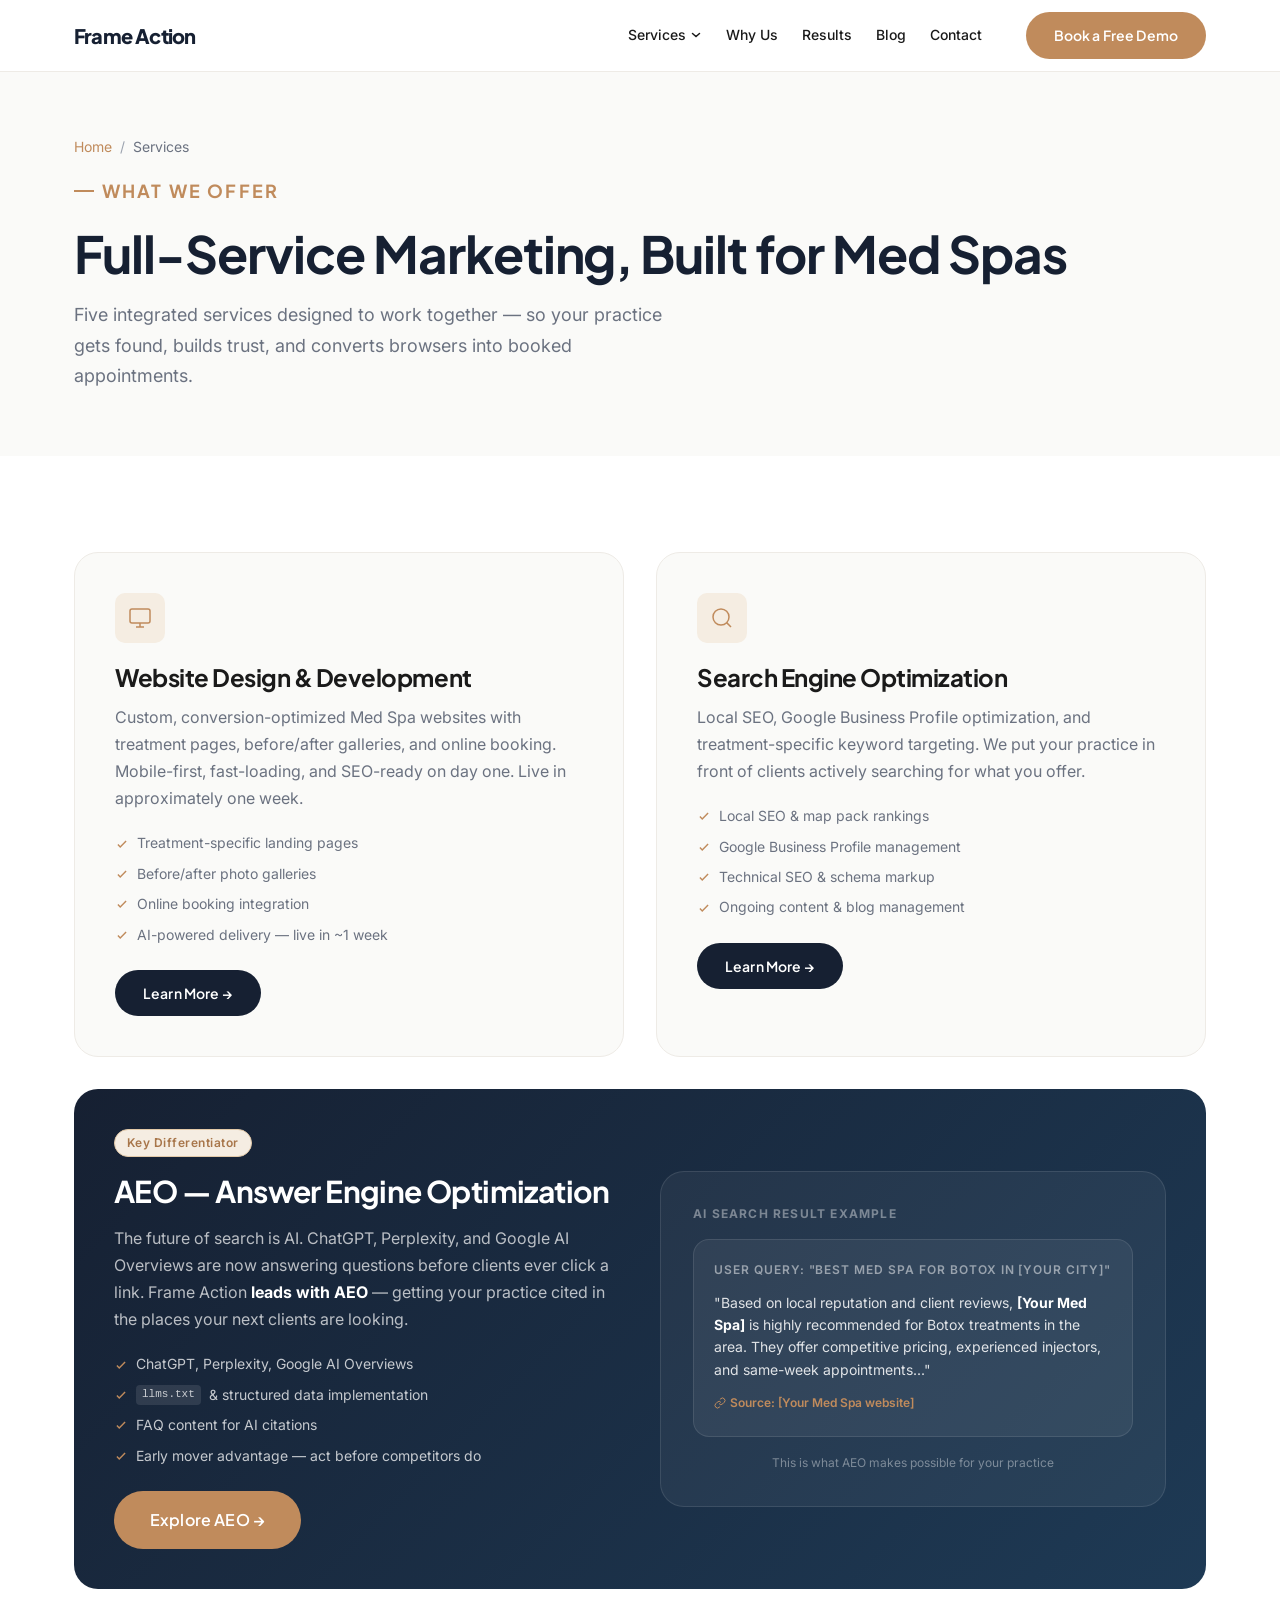
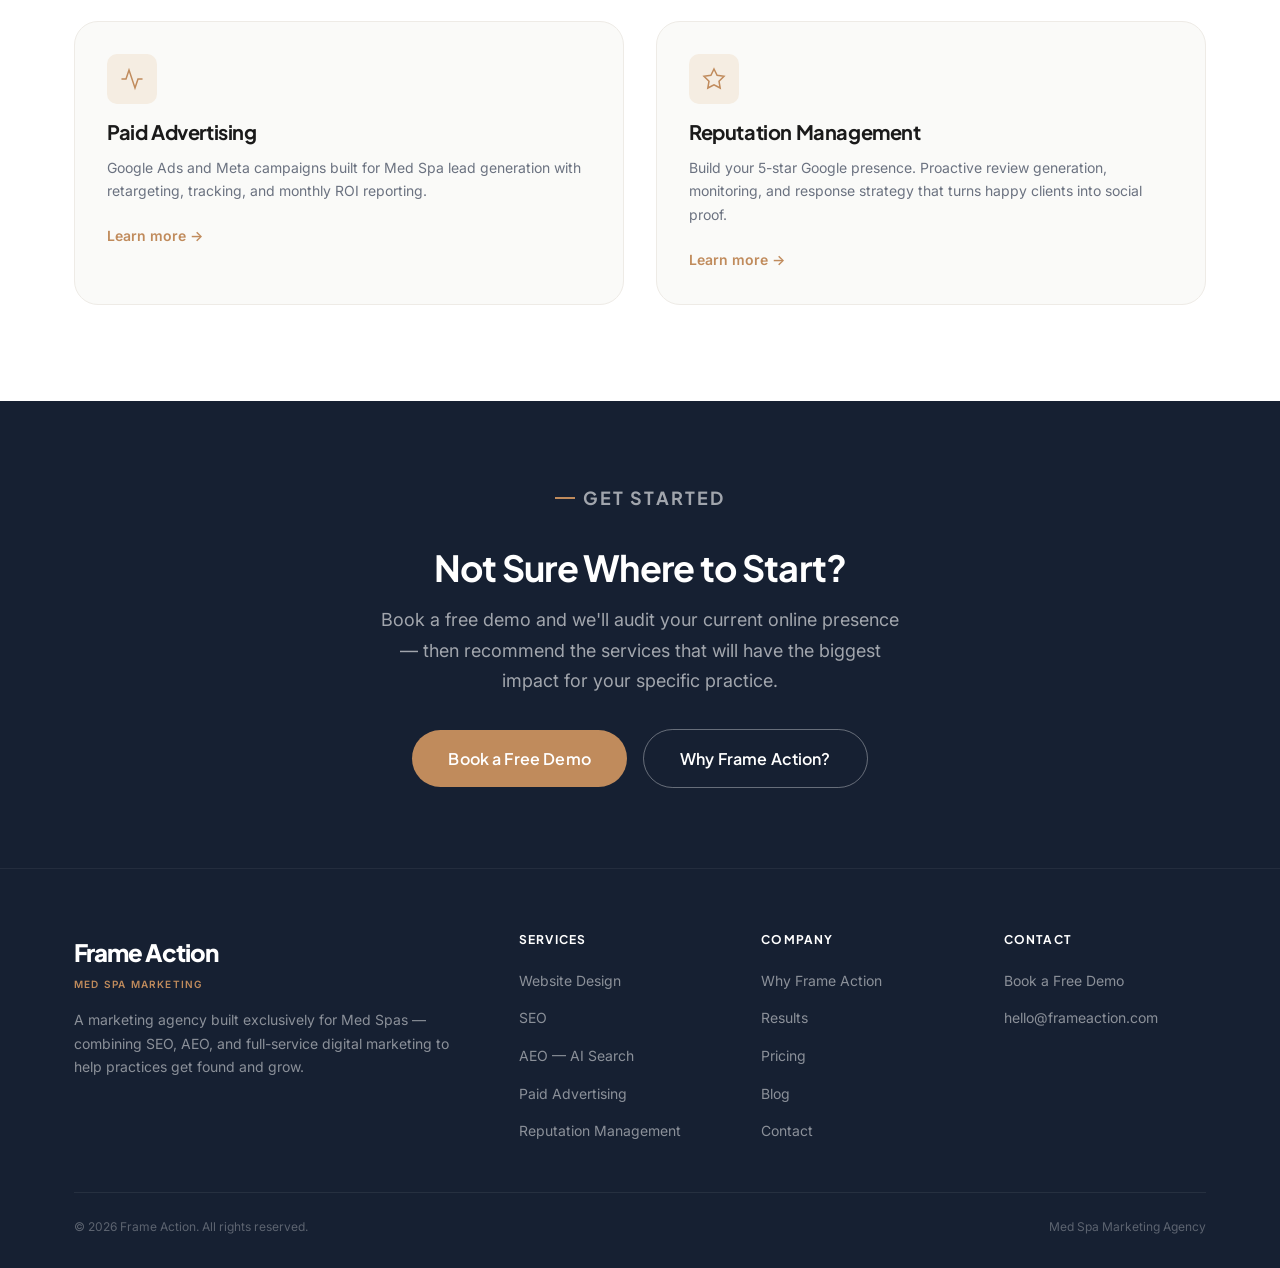
<file: services/index.html>
<!DOCTYPE html>
<html lang="en">
<head>
  <meta charset="UTF-8">
  <meta name="viewport" content="width=device-width, initial-scale=1.0">
  <title>Med Spa Marketing Services — Frame Action</title>
  <meta name="description" content="Frame Action offers five core Med Spa marketing services: website design, SEO, Answer Engine Optimization (AEO), paid advertising, and reputation management.">
  <link rel="canonical" href="https://frameaction.com/services/">
  <link rel="preconnect" href="https://fonts.googleapis.com">
  <link rel="preconnect" href="https://fonts.gstatic.com" crossorigin>
  <link href="https://fonts.googleapis.com/css2?family=Plus+Jakarta+Sans:wght@400;500;600;700;800&family=Inter:wght@400;500;600&display=swap" rel="stylesheet">
  <link rel="stylesheet" href="../assets/css/styles.css">
</head>
<body>

  <nav class="nav" id="nav">
    <div class="container nav__container">
      <a href="../" class="nav__logo">
        <span class="nav__logo-name">Frame Action</span>
      </a>
      <button class="nav__toggle" id="navToggle" aria-label="Toggle navigation" aria-expanded="false">
        <span></span><span></span><span></span>
      </button>
      <div class="nav__menu" id="navMenu">
        <ul class="nav__links">
          <li class="nav__item nav__item--dropdown">
            <a href="./" aria-haspopup="true">Services <svg width="12" height="12" viewBox="0 0 12 12" fill="none"><path d="M2.5 4.5l3.5 3 3.5-3" stroke="currentColor" stroke-width="1.5" stroke-linecap="round"/></svg></a>
            <div class="nav__dropdown">
              <div class="dropdown-label">Our Services</div>
              <a href="website-design.html"><svg viewBox="0 0 24 24" fill="none" stroke="currentColor" stroke-width="1.5"><rect x="2" y="3" width="20" height="14" rx="2"/><path d="M8 21h8M12 17v4"/></svg>Website Design</a>
              <a href="seo.html"><svg viewBox="0 0 24 24" fill="none" stroke="currentColor" stroke-width="1.5"><circle cx="11" cy="11" r="8"/><path d="M21 21l-4.35-4.35"/></svg>SEO</a>
              <a href="aeo.html"><svg viewBox="0 0 24 24" fill="none" stroke="currentColor" stroke-width="1.5"><path d="M12 2l2.4 7.4H22l-6.2 4.5 2.4 7.4L12 17l-6.2 4.3 2.4-7.4L2 9.4h7.6z"/></svg>AEO — AI Search</a>
              <a href="paid-advertising.html"><svg viewBox="0 0 24 24" fill="none" stroke="currentColor" stroke-width="1.5"><path d="M3 3h18v13H3z"/><path d="M8 21h8M12 16v5"/><polyline points="7 8 10 11 13 8 17 12" stroke="currentColor" stroke-width="1.5" fill="none" stroke-linecap="round"/></svg>Paid Advertising</a>
              <a href="reputation-management.html"><svg viewBox="0 0 24 24" fill="none" stroke="currentColor" stroke-width="1.5"><path d="M12 2l3.09 6.26L22 9.27l-5 4.87 1.18 6.88L12 17.77l-6.18 3.25L7 14.14 2 9.27l6.91-1.01L12 2z"/></svg>Reputation Management</a>
            </div>
          </li>
          <li class="nav__item"><a href="../why-frame-action.html">Why Us</a></li>
          <li class="nav__item"><a href="../results.html">Results</a></li>
          <li class="nav__item"><a href="../blog/">Blog</a></li>
          <li class="nav__item"><a href="../contact.html">Contact</a></li>
        </ul>
        <a href="../contact.html" class="btn btn--primary nav__cta">Book a Free Demo</a>
      </div>
    </div>
  </nav>

  <section class="page-hero">
    <div class="container">
      <div class="page-hero__breadcrumb"><a href="../">Home</a> <span>/</span> Services</div>
      <p class="eyebrow">What We Offer</p>
      <h1>Full-Service Marketing, Built for Med Spas</h1>
      <p>Five integrated services designed to work together — so your practice gets found, builds trust, and converts browsers into booked appointments.</p>
    </div>
  </section>

  <section class="section">
    <div class="container">

      <div style="display:grid;grid-template-columns:1fr 1fr;gap:var(--space-8);margin-bottom:var(--space-8)">

        <div style="background:var(--bg);border-radius:var(--radius-xl);padding:var(--space-10);border:1px solid var(--border-light)">
          <div class="service-card__icon" style="margin-bottom:var(--space-5)">
            <svg viewBox="0 0 24 24" fill="none" stroke="currentColor" stroke-width="1.5"><rect x="2" y="3" width="20" height="14" rx="2"/><path d="M8 21h8M12 17v4"/></svg>
          </div>
          <h3 style="margin-bottom:var(--space-3)">Website Design &amp; Development</h3>
          <p style="margin-bottom:var(--space-5)">Custom, conversion-optimized Med Spa websites with treatment pages, before/after galleries, and online booking. Mobile-first, fast-loading, and SEO-ready on day one. Live in approximately one week.</p>
          <ul style="display:flex;flex-direction:column;gap:var(--space-2);margin-bottom:var(--space-6)">
            <li style="display:flex;align-items:center;gap:var(--space-2);font-size:var(--text-sm);color:var(--text-muted)"><svg width="14" height="14" viewBox="0 0 24 24" fill="none" stroke="var(--accent)" stroke-width="2.5"><path d="M5 13l4 4L19 7"/></svg> Treatment-specific landing pages</li>
            <li style="display:flex;align-items:center;gap:var(--space-2);font-size:var(--text-sm);color:var(--text-muted)"><svg width="14" height="14" viewBox="0 0 24 24" fill="none" stroke="var(--accent)" stroke-width="2.5"><path d="M5 13l4 4L19 7"/></svg> Before/after photo galleries</li>
            <li style="display:flex;align-items:center;gap:var(--space-2);font-size:var(--text-sm);color:var(--text-muted)"><svg width="14" height="14" viewBox="0 0 24 24" fill="none" stroke="var(--accent)" stroke-width="2.5"><path d="M5 13l4 4L19 7"/></svg> Online booking integration</li>
            <li style="display:flex;align-items:center;gap:var(--space-2);font-size:var(--text-sm);color:var(--text-muted)"><svg width="14" height="14" viewBox="0 0 24 24" fill="none" stroke="var(--accent)" stroke-width="2.5"><path d="M5 13l4 4L19 7"/></svg> AI-powered delivery — live in ~1 week</li>
          </ul>
          <a href="website-design.html" class="btn btn--dark">Learn More &rarr;</a>
        </div>

        <div style="background:var(--bg);border-radius:var(--radius-xl);padding:var(--space-10);border:1px solid var(--border-light)">
          <div class="service-card__icon" style="margin-bottom:var(--space-5)">
            <svg viewBox="0 0 24 24" fill="none" stroke="currentColor" stroke-width="1.5"><circle cx="11" cy="11" r="8"/><path d="M21 21l-4.35-4.35"/></svg>
          </div>
          <h3 style="margin-bottom:var(--space-3)">Search Engine Optimization</h3>
          <p style="margin-bottom:var(--space-5)">Local SEO, Google Business Profile optimization, and treatment-specific keyword targeting. We put your practice in front of clients actively searching for what you offer.</p>
          <ul style="display:flex;flex-direction:column;gap:var(--space-2);margin-bottom:var(--space-6)">
            <li style="display:flex;align-items:center;gap:var(--space-2);font-size:var(--text-sm);color:var(--text-muted)"><svg width="14" height="14" viewBox="0 0 24 24" fill="none" stroke="var(--accent)" stroke-width="2.5"><path d="M5 13l4 4L19 7"/></svg> Local SEO &amp; map pack rankings</li>
            <li style="display:flex;align-items:center;gap:var(--space-2);font-size:var(--text-sm);color:var(--text-muted)"><svg width="14" height="14" viewBox="0 0 24 24" fill="none" stroke="var(--accent)" stroke-width="2.5"><path d="M5 13l4 4L19 7"/></svg> Google Business Profile management</li>
            <li style="display:flex;align-items:center;gap:var(--space-2);font-size:var(--text-sm);color:var(--text-muted)"><svg width="14" height="14" viewBox="0 0 24 24" fill="none" stroke="var(--accent)" stroke-width="2.5"><path d="M5 13l4 4L19 7"/></svg> Technical SEO &amp; schema markup</li>
            <li style="display:flex;align-items:center;gap:var(--space-2);font-size:var(--text-sm);color:var(--text-muted)"><svg width="14" height="14" viewBox="0 0 24 24" fill="none" stroke="var(--accent)" stroke-width="2.5"><path d="M5 13l4 4L19 7"/></svg> Ongoing content &amp; blog management</li>
          </ul>
          <a href="seo.html" class="btn btn--dark">Learn More &rarr;</a>
        </div>

      </div>

      <!-- AEO — Featured -->
      <div style="background:linear-gradient(135deg,var(--dark) 0%,#1e3a55 100%);border-radius:var(--radius-xl);padding:var(--space-10);margin-bottom:var(--space-8);display:grid;grid-template-columns:1fr 1fr;gap:var(--space-10);align-items:center">
        <div>
          <span class="badge badge--accent" style="margin-bottom:var(--space-4)">Key Differentiator</span>
          <h3 style="color:var(--white);font-size:var(--text-3xl);margin-bottom:var(--space-4)">AEO — Answer Engine Optimization</h3>
          <p style="color:rgba(255,255,255,0.7);margin-bottom:var(--space-5)">The future of search is AI. ChatGPT, Perplexity, and Google AI Overviews are now answering questions before clients ever click a link. Frame Action <strong style="color:var(--white)">leads with AEO</strong> — getting your practice cited in the places your next clients are looking.</p>
          <ul style="display:flex;flex-direction:column;gap:var(--space-2);margin-bottom:var(--space-6)">
            <li style="display:flex;align-items:center;gap:var(--space-2);font-size:var(--text-sm);color:rgba(255,255,255,0.75)"><svg width="14" height="14" viewBox="0 0 24 24" fill="none" stroke="var(--accent)" stroke-width="2.5"><path d="M5 13l4 4L19 7"/></svg> ChatGPT, Perplexity, Google AI Overviews</li>
            <li style="display:flex;align-items:center;gap:var(--space-2);font-size:var(--text-sm);color:rgba(255,255,255,0.75)"><svg width="14" height="14" viewBox="0 0 24 24" fill="none" stroke="var(--accent)" stroke-width="2.5"><path d="M5 13l4 4L19 7"/></svg> <code style="background:rgba(255,255,255,0.1);padding:1px 6px;border-radius:4px;font-size:11px">llms.txt</code> &amp; structured data implementation</li>
            <li style="display:flex;align-items:center;gap:var(--space-2);font-size:var(--text-sm);color:rgba(255,255,255,0.75)"><svg width="14" height="14" viewBox="0 0 24 24" fill="none" stroke="var(--accent)" stroke-width="2.5"><path d="M5 13l4 4L19 7"/></svg> FAQ content for AI citations</li>
            <li style="display:flex;align-items:center;gap:var(--space-2);font-size:var(--text-sm);color:rgba(255,255,255,0.75)"><svg width="14" height="14" viewBox="0 0 24 24" fill="none" stroke="var(--accent)" stroke-width="2.5"><path d="M5 13l4 4L19 7"/></svg> Early mover advantage — act before competitors do</li>
          </ul>
          <a href="aeo.html" class="btn btn--primary btn--lg">Explore AEO &rarr;</a>
        </div>
        <div class="aeo-visual-card" style="background:rgba(255,255,255,0.05);border:1px solid rgba(255,255,255,0.1)">
          <div style="font-size:var(--text-xs);font-weight:700;text-transform:uppercase;letter-spacing:0.1em;color:rgba(255,255,255,0.4);margin-bottom:var(--space-4)">AI Search Result Example</div>
          <div class="aeo-ai-result">
            <div class="aeo-ai-result__query">User query: "Best med spa for Botox in [your city]"</div>
            <div class="aeo-ai-result__answer">"Based on local reputation and client reviews, <strong style="color:var(--white)">[Your Med Spa]</strong> is highly recommended for Botox treatments in the area. They offer competitive pricing, experienced injectors, and same-week appointments..."</div>
            <div class="aeo-ai-result__citation">
              <svg width="12" height="12" viewBox="0 0 24 24" fill="none" stroke="currentColor" stroke-width="2"><path d="M10 13a5 5 0 007.54.54l3-3a5 5 0 00-7.07-7.07l-1.72 1.71"/><path d="M14 11a5 5 0 00-7.54-.54l-3 3a5 5 0 007.07 7.07l1.71-1.71"/></svg>
              Source: [Your Med Spa website]
            </div>
          </div>
          <p style="font-size:var(--text-xs);color:rgba(255,255,255,0.4);text-align:center;margin-top:var(--space-3)">This is what AEO makes possible for your practice</p>
        </div>
      </div>

      <div style="display:grid;grid-template-columns:repeat(2,1fr);gap:var(--space-8)">
        <div style="background:var(--bg);border-radius:var(--radius-xl);padding:var(--space-8);border:1px solid var(--border-light)">
          <div class="service-card__icon" style="margin-bottom:var(--space-4)">
            <svg viewBox="0 0 24 24" fill="none" stroke="currentColor" stroke-width="1.5"><polyline points="22 12 18 12 15 21 9 3 6 12 2 12" stroke="currentColor" stroke-width="1.5" fill="none" stroke-linecap="round"/></svg>
          </div>
          <h3 style="font-size:var(--text-xl);margin-bottom:var(--space-3)">Paid Advertising</h3>
          <p style="font-size:var(--text-sm);margin-bottom:var(--space-5)">Google Ads and Meta campaigns built for Med Spa lead generation with retargeting, tracking, and monthly ROI reporting.</p>
          <a href="paid-advertising.html" class="service-card__link">Learn more &rarr;</a>
        </div>
        <div style="background:var(--bg);border-radius:var(--radius-xl);padding:var(--space-8);border:1px solid var(--border-light)">
          <div class="service-card__icon" style="margin-bottom:var(--space-4)">
            <svg viewBox="0 0 24 24" fill="none" stroke="currentColor" stroke-width="1.5"><path d="M12 2l3.09 6.26L22 9.27l-5 4.87 1.18 6.88L12 17.77l-6.18 3.25L7 14.14 2 9.27l6.91-1.01L12 2z"/></svg>
          </div>
          <h3 style="font-size:var(--text-xl);margin-bottom:var(--space-3)">Reputation Management</h3>
          <p style="font-size:var(--text-sm);margin-bottom:var(--space-5)">Build your 5-star Google presence. Proactive review generation, monitoring, and response strategy that turns happy clients into social proof.</p>
          <a href="reputation-management.html" class="service-card__link">Learn more &rarr;</a>
        </div>
      </div>

    </div>
  </section>

  <section class="cta-banner">
    <div class="container">
      <p class="eyebrow" style="justify-content:center">Get Started</p>
      <h2>Not Sure Where to Start?</h2>
      <p>Book a free demo and we'll audit your current online presence — then recommend the services that will have the biggest impact for your specific practice.</p>
      <div class="cta-banner-btns">
        <a href="../contact.html" class="btn btn--primary btn--lg">Book a Free Demo</a>
        <a href="../why-frame-action.html" class="btn btn--outline-white btn--lg">Why Frame Action?</a>
      </div>
    </div>
  </section>

  <footer class="footer">
    <div class="container">
      <div class="footer__grid">
        <div class="footer__brand">
          <span class="footer__brand-name">Frame Action</span>
          <span class="footer__brand-tag">Med Spa Marketing</span>
          <p>A marketing agency built exclusively for Med Spas — combining SEO, AEO, and full-service digital marketing to help practices get found and grow.</p>
        </div>
        <div class="footer__col">
          <h4>Services</h4>
          <ul>
            <li><a href="website-design.html">Website Design</a></li>
            <li><a href="seo.html">SEO</a></li>
            <li><a href="aeo.html">AEO — AI Search</a></li>
            <li><a href="paid-advertising.html">Paid Advertising</a></li>
            <li><a href="reputation-management.html">Reputation Management</a></li>
          </ul>
        </div>
        <div class="footer__col">
          <h4>Company</h4>
          <ul>
            <li><a href="../why-frame-action.html">Why Frame Action</a></li>
            <li><a href="../results.html">Results</a></li>
            <li><a href="../pricing.html">Pricing</a></li>
            <li><a href="../blog/">Blog</a></li>
            <li><a href="../contact.html">Contact</a></li>
          </ul>
        </div>
        <div class="footer__col">
          <h4>Contact</h4>
          <ul>
            <li><a href="../contact.html">Book a Free Demo</a></li>
            <li><a href="mailto:hello@frameaction.com">hello@frameaction.com</a></li>
          </ul>
        </div>
      </div>
      <div class="footer__bottom">
        <span>&copy; 2026 Frame Action. All rights reserved.</span>
        <span>Med Spa Marketing Agency</span>
      </div>
    </div>
  </footer>

  <script src="../assets/js/main.js"></script>
</body>
</html>
</file>
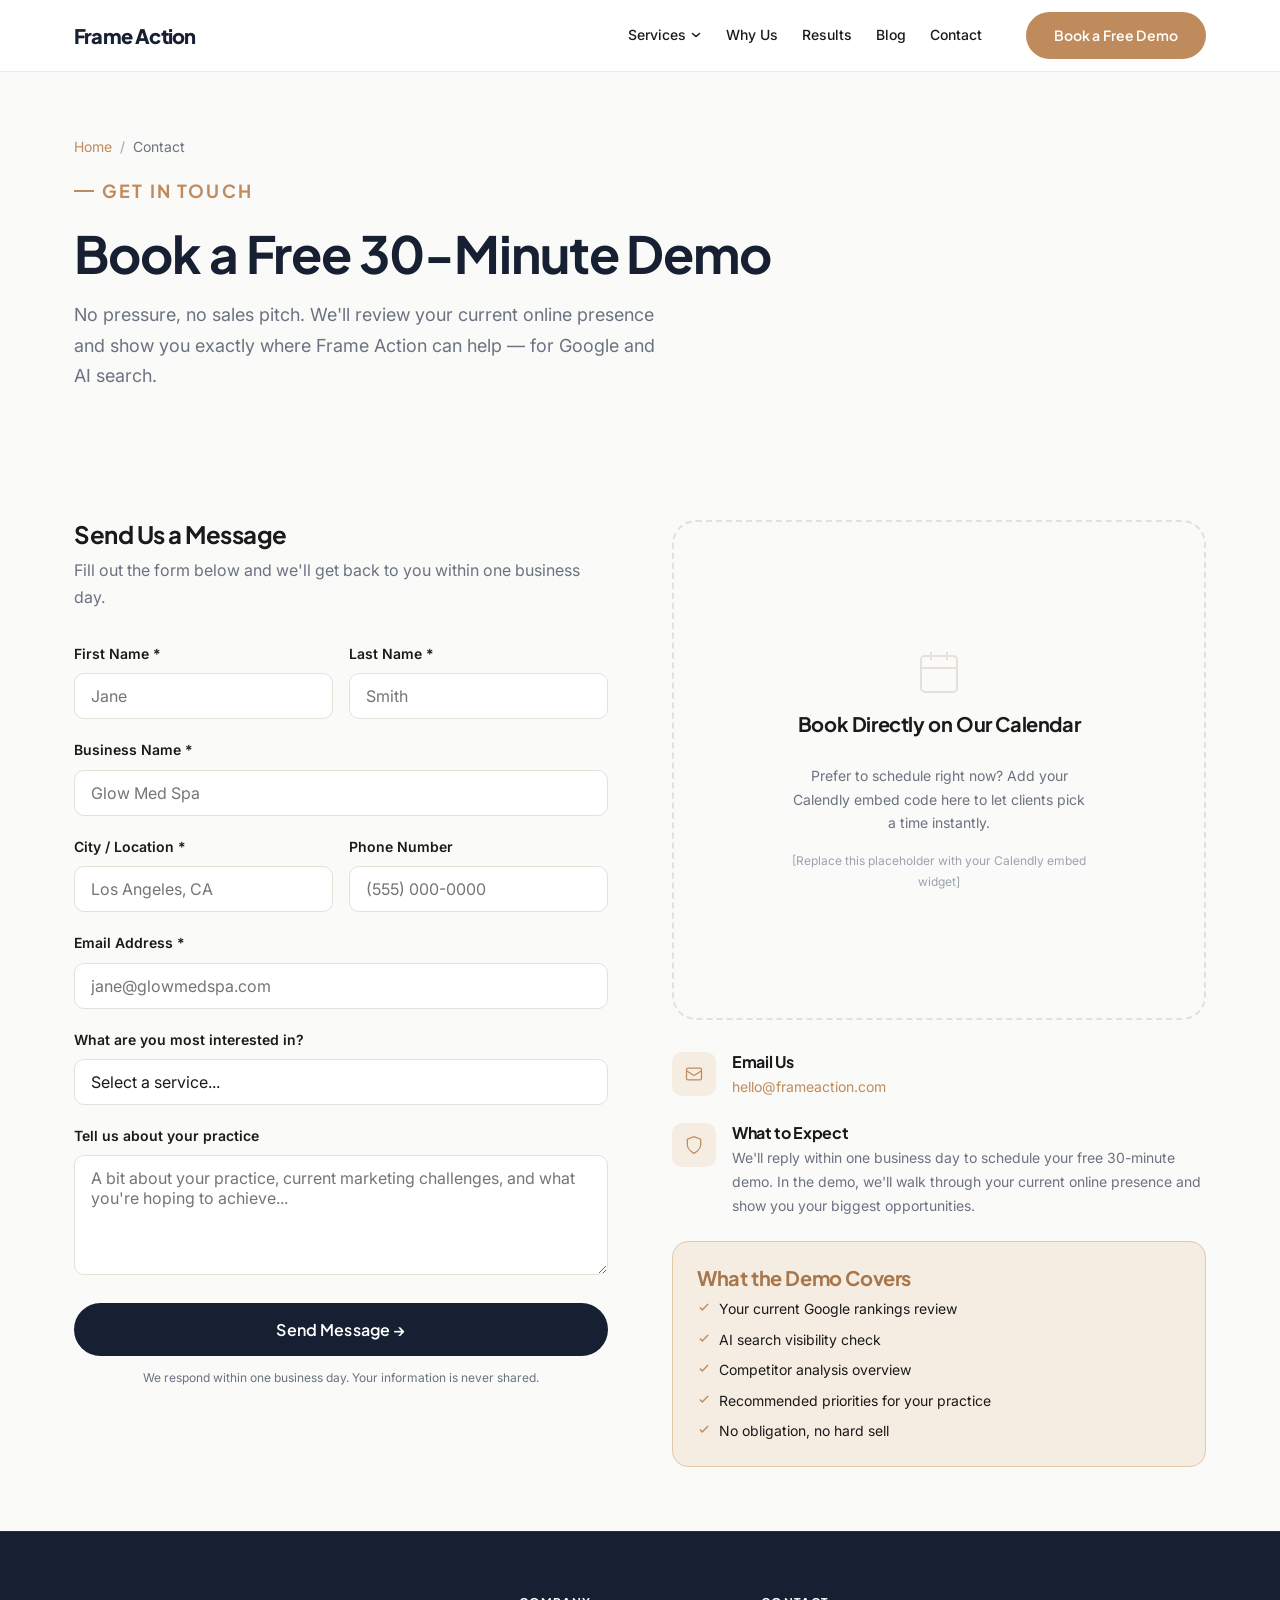
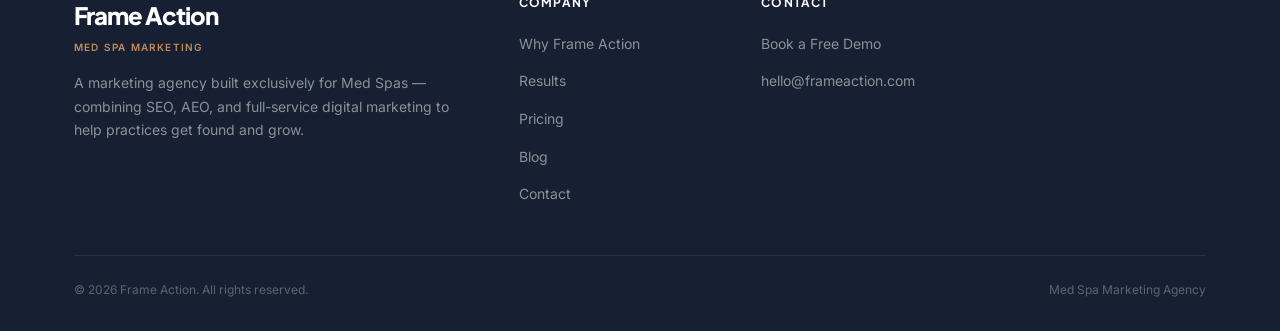
<file: contact.html>
<!DOCTYPE html>
<html lang="en">
<head>
  <meta charset="UTF-8">
  <meta name="viewport" content="width=device-width, initial-scale=1.0">
  <title>Book a Free Demo — Frame Action Med Spa Marketing</title>
  <meta name="description" content="Book a free 30-minute demo with Frame Action. We'll audit your Med Spa's online presence and show you your biggest opportunities on Google and AI search.">
  <link rel="canonical" href="https://frameaction.com/contact.html">
  <link rel="preconnect" href="https://fonts.googleapis.com">
  <link rel="preconnect" href="https://fonts.gstatic.com" crossorigin>
  <link href="https://fonts.googleapis.com/css2?family=Plus+Jakarta+Sans:wght@400;500;600;700;800&family=Inter:wght@400;500;600&display=swap" rel="stylesheet">
  <link rel="stylesheet" href="assets/css/styles.css">
</head>
<body>
  <nav class="nav" id="nav">
    <div class="container nav__container">
      <a href="./" class="nav__logo">
        <span class="nav__logo-name">Frame Action</span>
      </a>
      <button class="nav__toggle" id="navToggle" aria-label="Toggle navigation" aria-expanded="false"><span></span><span></span><span></span></button>
      <div class="nav__menu" id="navMenu">
        <ul class="nav__links">
          <li class="nav__item nav__item--dropdown">
            <a href="services/" aria-haspopup="true">Services <svg width="12" height="12" viewBox="0 0 12 12" fill="none"><path d="M2.5 4.5l3.5 3 3.5-3" stroke="currentColor" stroke-width="1.5" stroke-linecap="round"/></svg></a>
            <div class="nav__dropdown">
              <div class="dropdown-label">Our Services</div>
              <a href="services/website-design.html"><svg viewBox="0 0 24 24" fill="none" stroke="currentColor" stroke-width="1.5"><rect x="2" y="3" width="20" height="14" rx="2"/><path d="M8 21h8M12 17v4"/></svg>Website Design</a>
              <a href="services/seo.html"><svg viewBox="0 0 24 24" fill="none" stroke="currentColor" stroke-width="1.5"><circle cx="11" cy="11" r="8"/><path d="M21 21l-4.35-4.35"/></svg>SEO</a>
              <a href="services/aeo.html"><svg viewBox="0 0 24 24" fill="none" stroke="currentColor" stroke-width="1.5"><path d="M12 2l2.4 7.4H22l-6.2 4.5 2.4 7.4L12 17l-6.2 4.3 2.4-7.4L2 9.4h7.6z"/></svg>AEO — AI Search</a>
              <a href="services/paid-advertising.html"><svg viewBox="0 0 24 24" fill="none" stroke="currentColor" stroke-width="1.5"><path d="M3 3h18v13H3z"/><path d="M8 21h8M12 16v5"/><polyline points="7 8 10 11 13 8 17 12" stroke="currentColor" stroke-width="1.5" fill="none" stroke-linecap="round"/></svg>Paid Advertising</a>
              <a href="services/reputation-management.html"><svg viewBox="0 0 24 24" fill="none" stroke="currentColor" stroke-width="1.5"><path d="M12 2l3.09 6.26L22 9.27l-5 4.87 1.18 6.88L12 17.77l-6.18 3.25L7 14.14 2 9.27l6.91-1.01L12 2z"/></svg>Reputation Management</a>
            </div>
          </li>
          <li class="nav__item"><a href="why-frame-action.html">Why Us</a></li>
          <li class="nav__item"><a href="results.html">Results</a></li>
          <li class="nav__item"><a href="blog/">Blog</a></li>
          <li class="nav__item"><a href="contact.html">Contact</a></li>
        </ul>
        <a href="contact.html" class="btn btn--primary nav__cta">Book a Free Demo</a>
      </div>
    </div>
  </nav>

  <section class="page-hero">
    <div class="container">
      <div class="page-hero__breadcrumb"><a href="./">Home</a> <span>/</span> Contact</div>
      <p class="eyebrow">Get in Touch</p>
      <h1>Book a Free 30-Minute Demo</h1>
      <p>No pressure, no sales pitch. We'll review your current online presence and show you exactly where Frame Action can help — for Google and AI search.</p>
    </div>
  </section>

  <section class="section--sm section--soft">
    <div class="container">
      <div class="contact-grid">

        <!-- FORM -->
        <div>
          <h2 style="font-size:var(--text-2xl);margin-bottom:var(--space-2)">Send Us a Message</h2>
          <p style="margin-bottom:var(--space-8)">Fill out the form below and we'll get back to you within one business day.</p>

          <!-- To activate: replace YOUR_FORMSPREE_ID with your Formspree form ID at formspree.io -->
          <form id="contactForm" action="https://formspree.io/f/YOUR_FORMSPREE_ID" method="POST">
            <div class="form-row">
              <div class="form-group">
                <label for="firstName">First Name *</label>
                <input type="text" id="firstName" name="firstName" placeholder="Jane" required>
              </div>
              <div class="form-group">
                <label for="lastName">Last Name *</label>
                <input type="text" id="lastName" name="lastName" placeholder="Smith" required>
              </div>
            </div>
            <div class="form-group">
              <label for="businessName">Business Name *</label>
              <input type="text" id="businessName" name="businessName" placeholder="Glow Med Spa" required>
            </div>
            <div class="form-row">
              <div class="form-group">
                <label for="city">City / Location *</label>
                <input type="text" id="city" name="city" placeholder="Los Angeles, CA" required>
              </div>
              <div class="form-group">
                <label for="phone">Phone Number</label>
                <input type="tel" id="phone" name="phone" placeholder="(555) 000-0000">
              </div>
            </div>
            <div class="form-group">
              <label for="email">Email Address *</label>
              <input type="email" id="email" name="email" placeholder="jane@glowmedspa.com" required>
            </div>
            <div class="form-group">
              <label for="services">What are you most interested in?</label>
              <select id="services" name="services">
                <option value="">Select a service...</option>
                <option value="website">Website Design</option>
                <option value="seo">SEO</option>
                <option value="aeo">AEO — AI Search Optimization</option>
                <option value="ads">Paid Advertising</option>
                <option value="reputation">Reputation Management</option>
                <option value="full-service">Full-Service Package</option>
                <option value="not-sure">Not sure yet</option>
              </select>
            </div>
            <div class="form-group">
              <label for="message">Tell us about your practice</label>
              <textarea id="message" name="message" placeholder="A bit about your practice, current marketing challenges, and what you're hoping to achieve..."></textarea>
            </div>
            <button type="submit" class="btn btn--dark btn--lg" style="width:100%;justify-content:center">Send Message &rarr;</button>
            <p style="font-size:var(--text-xs);margin-top:var(--space-3);text-align:center">We respond within one business day. Your information is never shared.</p>
          </form>
        </div>

        <!-- SIDEBAR -->
        <div>
          <!-- Calendly Embed Placeholder -->
          <div class="calendly-embed-placeholder" style="margin-bottom:var(--space-8)">
            <svg viewBox="0 0 24 24" fill="none" stroke="currentColor" stroke-width="1"><rect x="3" y="4" width="18" height="18" rx="2"/><path d="M16 2v4M8 2v4M3 10h18"/></svg>
            <h3>Book Directly on Our Calendar</h3>
            <p>Prefer to schedule right now? Add your Calendly embed code here to let clients pick a time instantly.</p>
            <p style="font-size:var(--text-xs);color:var(--text-light)">[Replace this placeholder with your Calendly embed widget]</p>
          </div>

          <!-- Contact Info -->
          <div class="contact-info">
            <div class="contact-info-item">
              <div class="contact-info-item__icon">
                <svg viewBox="0 0 24 24" fill="none" stroke="currentColor" stroke-width="1.5"><path d="M3 8l7.89 5.26a2 2 0 002.22 0L21 8M5 19h14a2 2 0 002-2V7a2 2 0 00-2-2H5a2 2 0 00-2 2v10a2 2 0 002 2z"/></svg>
              </div>
              <div>
                <h4>Email Us</h4>
                <p><a href="mailto:hello@frameaction.com" style="color:var(--accent)">hello@frameaction.com</a></p>
              </div>
            </div>
            <div class="contact-info-item">
              <div class="contact-info-item__icon">
                <svg viewBox="0 0 24 24" fill="none" stroke="currentColor" stroke-width="1.5"><path d="M12 22s8-4 8-10V5l-8-3-8 3v7c0 6 8 10 8 10z"/></svg>
              </div>
              <div>
                <h4>What to Expect</h4>
                <p style="font-size:var(--text-sm)">We'll reply within one business day to schedule your free 30-minute demo. In the demo, we'll walk through your current online presence and show you your biggest opportunities.</p>
              </div>
            </div>
            <div style="background:var(--accent-light);border-radius:var(--radius-lg);padding:var(--space-6);border:1px solid var(--accent-border)">
              <h4 style="margin-bottom:var(--space-2);color:var(--accent-hover)">What the Demo Covers</h4>
              <ul style="display:flex;flex-direction:column;gap:var(--space-2)">
                <li style="display:flex;gap:var(--space-2);font-size:var(--text-sm)"><svg width="14" height="14" viewBox="0 0 24 24" fill="none" stroke="var(--accent)" stroke-width="2.5" style="flex-shrink:0;margin-top:2px"><path d="M5 13l4 4L19 7"/></svg>Your current Google rankings review</li>
                <li style="display:flex;gap:var(--space-2);font-size:var(--text-sm)"><svg width="14" height="14" viewBox="0 0 24 24" fill="none" stroke="var(--accent)" stroke-width="2.5" style="flex-shrink:0;margin-top:2px"><path d="M5 13l4 4L19 7"/></svg>AI search visibility check</li>
                <li style="display:flex;gap:var(--space-2);font-size:var(--text-sm)"><svg width="14" height="14" viewBox="0 0 24 24" fill="none" stroke="var(--accent)" stroke-width="2.5" style="flex-shrink:0;margin-top:2px"><path d="M5 13l4 4L19 7"/></svg>Competitor analysis overview</li>
                <li style="display:flex;gap:var(--space-2);font-size:var(--text-sm)"><svg width="14" height="14" viewBox="0 0 24 24" fill="none" stroke="var(--accent)" stroke-width="2.5" style="flex-shrink:0;margin-top:2px"><path d="M5 13l4 4L19 7"/></svg>Recommended priorities for your practice</li>
                <li style="display:flex;gap:var(--space-2);font-size:var(--text-sm)"><svg width="14" height="14" viewBox="0 0 24 24" fill="none" stroke="var(--accent)" stroke-width="2.5" style="flex-shrink:0;margin-top:2px"><path d="M5 13l4 4L19 7"/></svg>No obligation, no hard sell</li>
              </ul>
            </div>
          </div>
        </div>

      </div>
    </div>
  </section>

  <footer class="footer">
    <div class="container">
      <div class="footer__grid">
        <div class="footer__brand"><span class="footer__brand-name">Frame Action</span><span class="footer__brand-tag">Med Spa Marketing</span><p>A marketing agency built exclusively for Med Spas — combining SEO, AEO, and full-service digital marketing to help practices get found and grow.</p></div>
        <div class="footer__col"><h4>Company</h4><ul><li><a href="why-frame-action.html">Why Frame Action</a></li><li><a href="results.html">Results</a></li><li><a href="pricing.html">Pricing</a></li><li><a href="blog/">Blog</a></li><li><a href="contact.html">Contact</a></li></ul></div>
        <div class="footer__col"><h4>Contact</h4><ul><li><a href="contact.html">Book a Free Demo</a></li><li><a href="mailto:hello@frameaction.com">hello@frameaction.com</a></li></ul></div>
      </div>
      <div class="footer__bottom"><span>&copy; 2026 Frame Action. All rights reserved.</span><span>Med Spa Marketing Agency</span></div>
    </div>
  </footer>
  <script src="assets/js/main.js"></script>
</body>
</html>
</file>
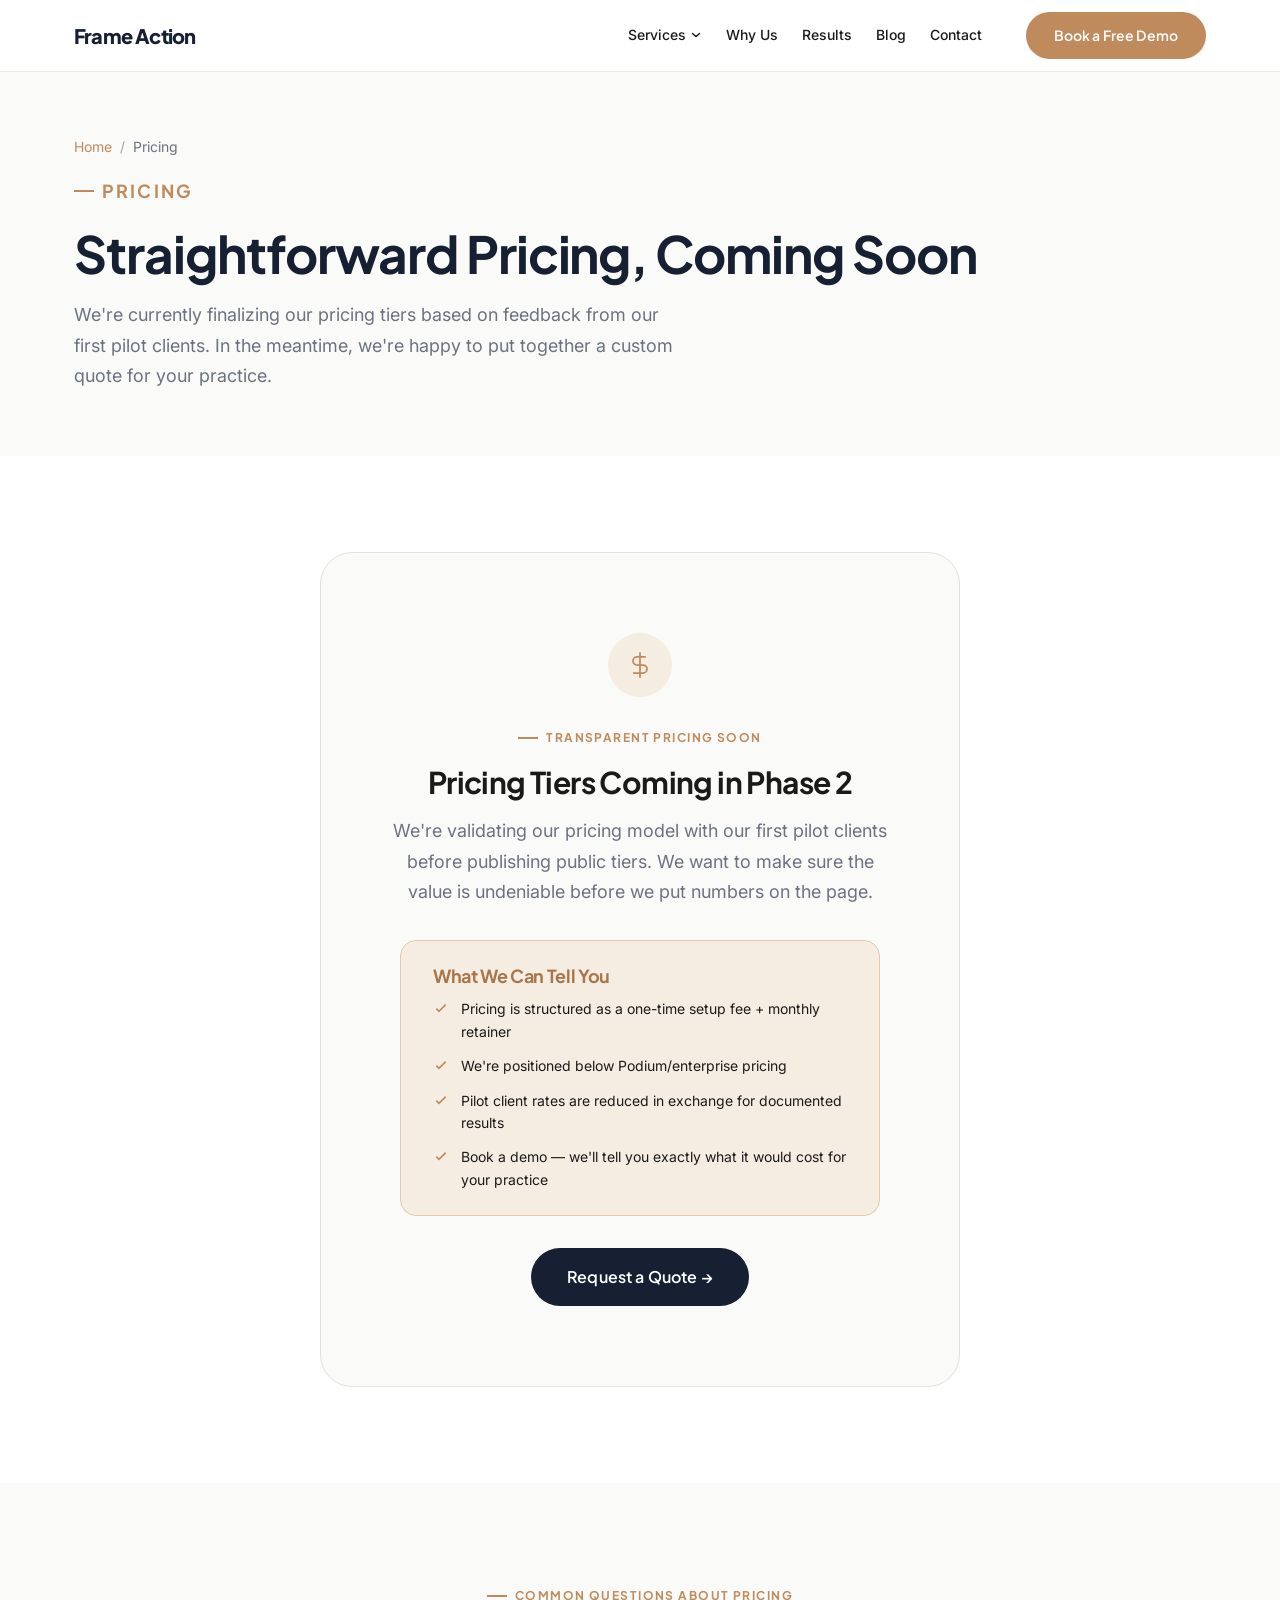
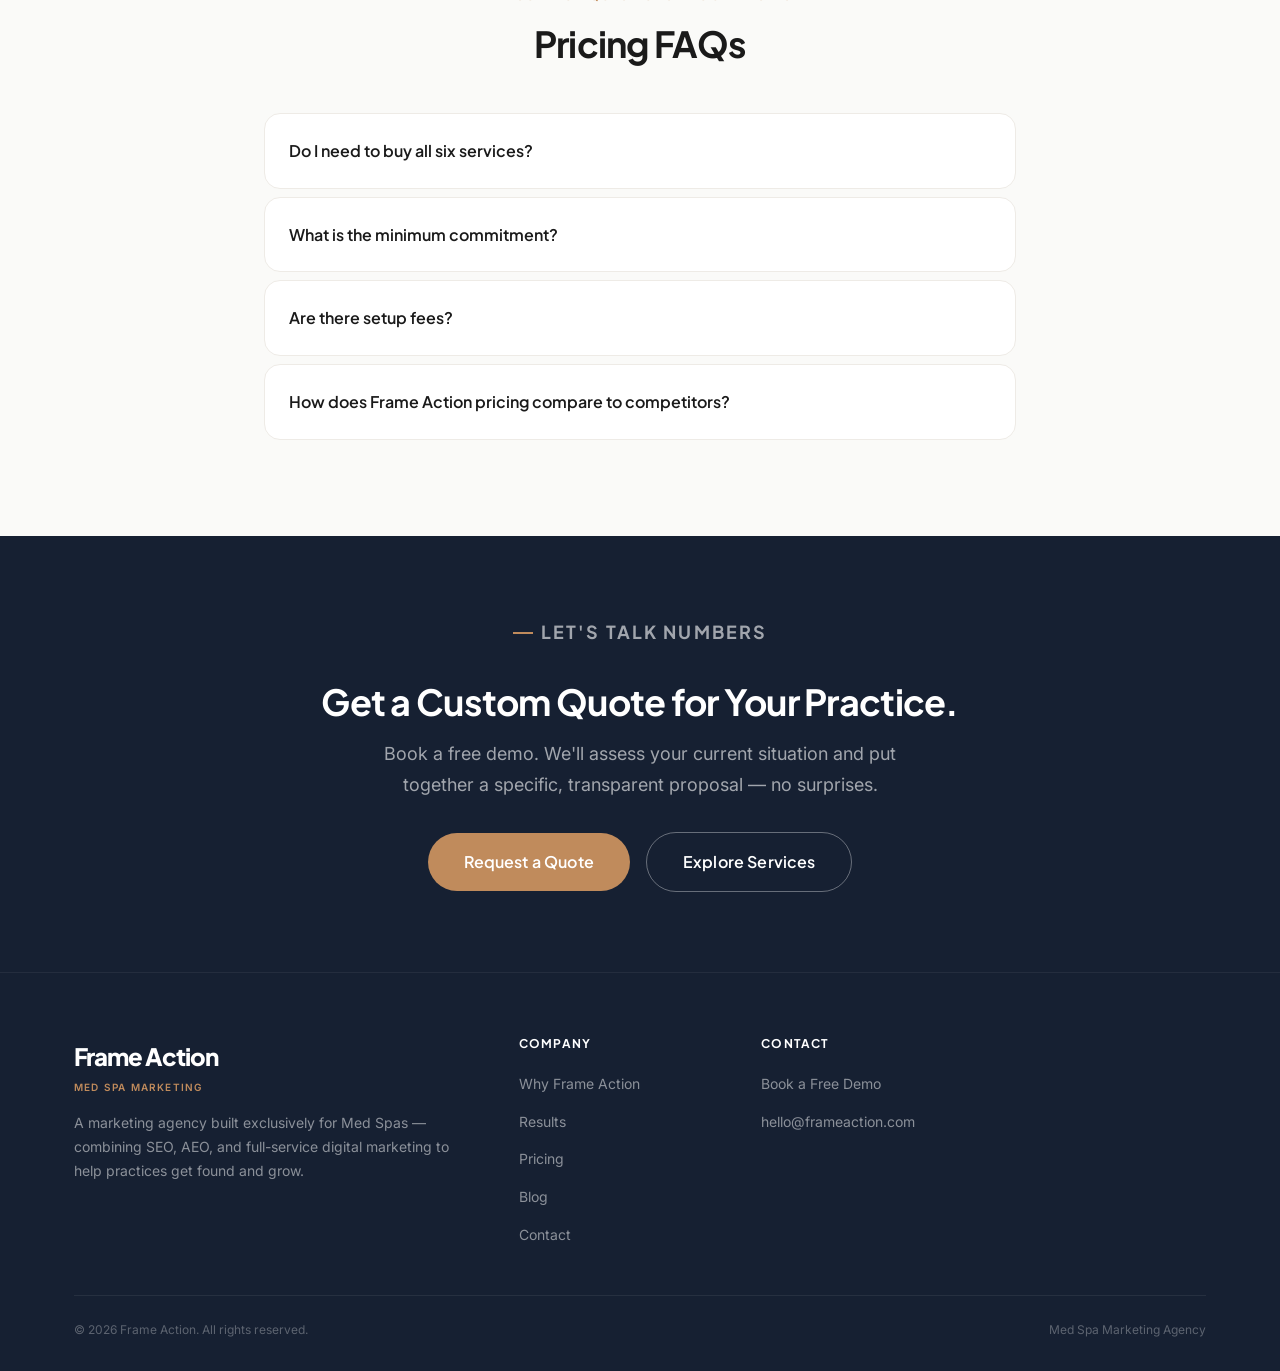
<file: pricing.html>
<!DOCTYPE html>
<html lang="en">
<head>
  <meta charset="UTF-8">
  <meta name="viewport" content="width=device-width, initial-scale=1.0">
  <title>Pricing — Frame Action Med Spa Marketing Agency</title>
  <meta name="description" content="Frame Action pricing for Med Spa marketing services. Request a quote or book a free demo to discuss what's right for your practice.">
  <link rel="canonical" href="https://frameaction.com/pricing.html">
  <link rel="preconnect" href="https://fonts.googleapis.com">
  <link rel="preconnect" href="https://fonts.gstatic.com" crossorigin>
  <link href="https://fonts.googleapis.com/css2?family=Plus+Jakarta+Sans:wght@400;500;600;700;800&family=Inter:wght@400;500;600&display=swap" rel="stylesheet">
  <link rel="stylesheet" href="assets/css/styles.css">
</head>
<body>
  <nav class="nav" id="nav">
    <div class="container nav__container">
      <a href="./" class="nav__logo">
        <span class="nav__logo-name">Frame Action</span>
      </a>
      <button class="nav__toggle" id="navToggle" aria-label="Toggle navigation" aria-expanded="false"><span></span><span></span><span></span></button>
      <div class="nav__menu" id="navMenu">
        <ul class="nav__links">
          <li class="nav__item nav__item--dropdown">
            <a href="services/" aria-haspopup="true">Services <svg width="12" height="12" viewBox="0 0 12 12" fill="none"><path d="M2.5 4.5l3.5 3 3.5-3" stroke="currentColor" stroke-width="1.5" stroke-linecap="round"/></svg></a>
            <div class="nav__dropdown">
              <div class="dropdown-label">Our Services</div>
              <a href="services/website-design.html"><svg viewBox="0 0 24 24" fill="none" stroke="currentColor" stroke-width="1.5"><rect x="2" y="3" width="20" height="14" rx="2"/><path d="M8 21h8M12 17v4"/></svg>Website Design</a>
              <a href="services/seo.html"><svg viewBox="0 0 24 24" fill="none" stroke="currentColor" stroke-width="1.5"><circle cx="11" cy="11" r="8"/><path d="M21 21l-4.35-4.35"/></svg>SEO</a>
              <a href="services/aeo.html"><svg viewBox="0 0 24 24" fill="none" stroke="currentColor" stroke-width="1.5"><path d="M12 2l2.4 7.4H22l-6.2 4.5 2.4 7.4L12 17l-6.2 4.3 2.4-7.4L2 9.4h7.6z"/></svg>AEO — AI Search</a>
              <a href="services/paid-advertising.html"><svg viewBox="0 0 24 24" fill="none" stroke="currentColor" stroke-width="1.5"><path d="M3 3h18v13H3z"/><path d="M8 21h8M12 16v5"/><polyline points="7 8 10 11 13 8 17 12" stroke="currentColor" stroke-width="1.5" fill="none" stroke-linecap="round"/></svg>Paid Advertising</a>
              <a href="services/reputation-management.html"><svg viewBox="0 0 24 24" fill="none" stroke="currentColor" stroke-width="1.5"><path d="M12 2l3.09 6.26L22 9.27l-5 4.87 1.18 6.88L12 17.77l-6.18 3.25L7 14.14 2 9.27l6.91-1.01L12 2z"/></svg>Reputation Management</a>
            </div>
          </li>
          <li class="nav__item"><a href="why-frame-action.html">Why Us</a></li>
          <li class="nav__item"><a href="results.html">Results</a></li>
          <li class="nav__item"><a href="blog/">Blog</a></li>
          <li class="nav__item"><a href="contact.html">Contact</a></li>
        </ul>
        <a href="contact.html" class="btn btn--primary nav__cta">Book a Free Demo</a>
      </div>
    </div>
  </nav>

  <section class="page-hero">
    <div class="container">
      <div class="page-hero__breadcrumb"><a href="./">Home</a> <span>/</span> Pricing</div>
      <p class="eyebrow">Pricing</p>
      <h1>Straightforward Pricing, Coming Soon</h1>
      <p>We're currently finalizing our pricing tiers based on feedback from our first pilot clients. In the meantime, we're happy to put together a custom quote for your practice.</p>
    </div>
  </section>

  <section class="section">
    <div class="container">
      <div class="pricing-placeholder">
        <div style="width:64px;height:64px;background:var(--accent-light);border-radius:var(--radius-full);display:flex;align-items:center;justify-content:center;margin:0 auto var(--space-6);color:var(--accent)">
          <svg width="28" height="28" viewBox="0 0 24 24" fill="none" stroke="currentColor" stroke-width="1.5"><path d="M12 1v22M17 5H9.5a3.5 3.5 0 000 7h5a3.5 3.5 0 010 7H6"/></svg>
        </div>
        <p class="eyebrow" style="justify-content:center">Transparent Pricing Soon</p>
        <h2 style="font-size:var(--text-3xl);margin-bottom:var(--space-4)">Pricing Tiers Coming in Phase 2</h2>
        <p style="font-size:var(--text-lg);max-width:500px;margin:0 auto var(--space-8)">We're validating our pricing model with our first pilot clients before publishing public tiers. We want to make sure the value is undeniable before we put numbers on the page.</p>

        <div style="background:var(--accent-light);border-radius:var(--radius-lg);padding:var(--space-6) var(--space-8);margin-bottom:var(--space-8);border:1px solid var(--accent-border);max-width:480px;margin-left:auto;margin-right:auto;text-align:left">
          <h3 style="font-size:var(--text-lg);margin-bottom:var(--space-3);color:var(--accent-hover)">What We Can Tell You</h3>
          <ul style="display:flex;flex-direction:column;gap:var(--space-3)">
            <li style="display:flex;gap:var(--space-3);font-size:var(--text-sm)"><svg width="16" height="16" viewBox="0 0 24 24" fill="none" stroke="var(--accent)" stroke-width="2.5" style="flex-shrink:0;margin-top:2px"><path d="M5 13l4 4L19 7"/></svg>Pricing is structured as a one-time setup fee + monthly retainer</li>
            <li style="display:flex;gap:var(--space-3);font-size:var(--text-sm)"><svg width="16" height="16" viewBox="0 0 24 24" fill="none" stroke="var(--accent)" stroke-width="2.5" style="flex-shrink:0;margin-top:2px"><path d="M5 13l4 4L19 7"/></svg>We're positioned below Podium/enterprise pricing</li>
            <li style="display:flex;gap:var(--space-3);font-size:var(--text-sm)"><svg width="16" height="16" viewBox="0 0 24 24" fill="none" stroke="var(--accent)" stroke-width="2.5" style="flex-shrink:0;margin-top:2px"><path d="M5 13l4 4L19 7"/></svg>Pilot client rates are reduced in exchange for documented results</li>
            <li style="display:flex;gap:var(--space-3);font-size:var(--text-sm)"><svg width="16" height="16" viewBox="0 0 24 24" fill="none" stroke="var(--accent)" stroke-width="2.5" style="flex-shrink:0;margin-top:2px"><path d="M5 13l4 4L19 7"/></svg>Book a demo — we'll tell you exactly what it would cost for your practice</li>
          </ul>
        </div>

        <a href="contact.html" class="btn btn--dark btn--lg">Request a Quote &rarr;</a>
      </div>
    </div>
  </section>

  <section class="section section--soft">
    <div class="container container--narrow">
      <div class="section-header--center">
        <p class="eyebrow">Common Questions About Pricing</p>
        <h2>Pricing FAQs</h2>
      </div>
      <div style="display:flex;flex-direction:column;gap:var(--space-2)">
        <details style="background:var(--white);border-radius:var(--radius-lg);padding:var(--space-6);border:1px solid var(--border-light)">
          <summary style="font-family:var(--font-heading);font-weight:600;font-size:var(--text-base);cursor:pointer;list-style:none">Do I need to buy all six services?</summary>
          <p style="margin-top:var(--space-4);font-size:var(--text-sm)">No. We offer both bundled packages and individual services. Most clients start with a core bundle (website + SEO + AEO) and add services over time as they see results. We'll recommend the right starting point based on your current situation and goals.</p>
        </details>
        <details style="background:var(--white);border-radius:var(--radius-lg);padding:var(--space-6);border:1px solid var(--border-light)">
          <summary style="font-family:var(--font-heading);font-weight:600;font-size:var(--text-base);cursor:pointer;list-style:none">What is the minimum commitment?</summary>
          <p style="margin-top:var(--space-4);font-size:var(--text-sm)">We're still working out the details of contract terms, but our philosophy is that we should earn your business every month. We'll share specifics when we talk — book a demo and ask us directly.</p>
        </details>
        <details style="background:var(--white);border-radius:var(--radius-lg);padding:var(--space-6);border:1px solid var(--border-light)">
          <summary style="font-family:var(--font-heading);font-weight:600;font-size:var(--text-base);cursor:pointer;list-style:none">Are there setup fees?</summary>
          <p style="margin-top:var(--space-4);font-size:var(--text-sm)">Yes — for services that involve significant upfront work (website build, initial SEO audit and setup, AEO implementation), there's a one-time setup fee. Ongoing monthly management is then billed at a retainer rate. This model keeps the monthly cost lower while fairly compensating for launch-phase work.</p>
        </details>
        <details style="background:var(--white);border-radius:var(--radius-lg);padding:var(--space-6);border:1px solid var(--border-light)">
          <summary style="font-family:var(--font-heading);font-weight:600;font-size:var(--text-base);cursor:pointer;list-style:none">How does Frame Action pricing compare to competitors?</summary>
          <p style="margin-top:var(--space-4);font-size:var(--text-sm)">We're designed to be meaningfully more affordable than enterprise platforms like Podium, while delivering more than generalist agencies at the same price point. Our AI-assisted workflows let us operate more efficiently — and we pass that savings on to clients. The goal is to be a no-brainer investment, not a premium luxury.</p>
        </details>
      </div>
    </div>
  </section>

  <section class="cta-banner">
    <div class="container">
      <p class="eyebrow" style="justify-content:center">Let's Talk Numbers</p>
      <h2>Get a Custom Quote for Your Practice.</h2>
      <p>Book a free demo. We'll assess your current situation and put together a specific, transparent proposal — no surprises.</p>
      <div class="cta-banner-btns">
        <a href="contact.html" class="btn btn--primary btn--lg">Request a Quote</a>
        <a href="services/" class="btn btn--outline-white btn--lg">Explore Services</a>
      </div>
    </div>
  </section>

  <footer class="footer">
    <div class="container">
      <div class="footer__grid">
        <div class="footer__brand"><span class="footer__brand-name">Frame Action</span><span class="footer__brand-tag">Med Spa Marketing</span><p>A marketing agency built exclusively for Med Spas — combining SEO, AEO, and full-service digital marketing to help practices get found and grow.</p></div>
        <div class="footer__col"><h4>Company</h4><ul><li><a href="why-frame-action.html">Why Frame Action</a></li><li><a href="results.html">Results</a></li><li><a href="pricing.html">Pricing</a></li><li><a href="blog/">Blog</a></li><li><a href="contact.html">Contact</a></li></ul></div>
        <div class="footer__col"><h4>Contact</h4><ul><li><a href="contact.html">Book a Free Demo</a></li><li><a href="mailto:hello@frameaction.com">hello@frameaction.com</a></li></ul></div>
      </div>
      <div class="footer__bottom"><span>&copy; 2026 Frame Action. All rights reserved.</span><span>Med Spa Marketing Agency</span></div>
    </div>
  </footer>
  <script src="assets/js/main.js"></script>
</body>
</html>
</file>
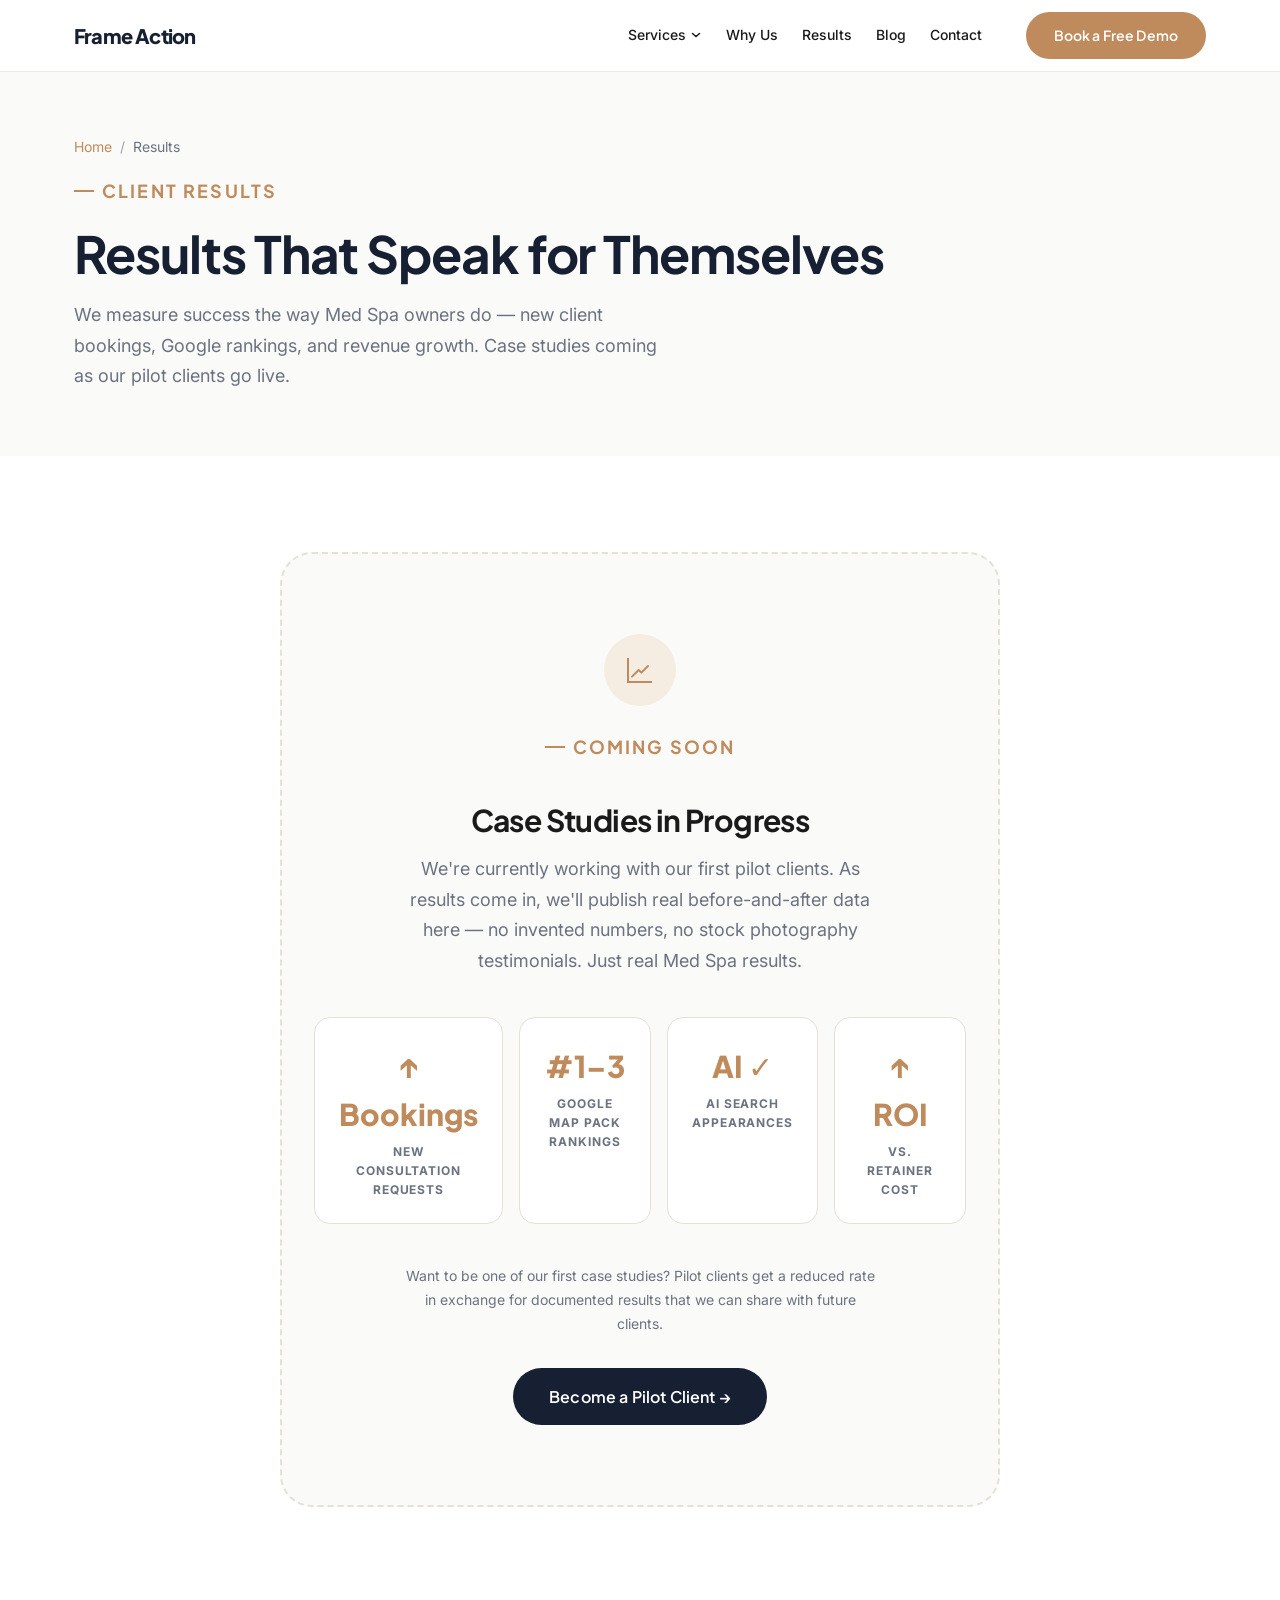
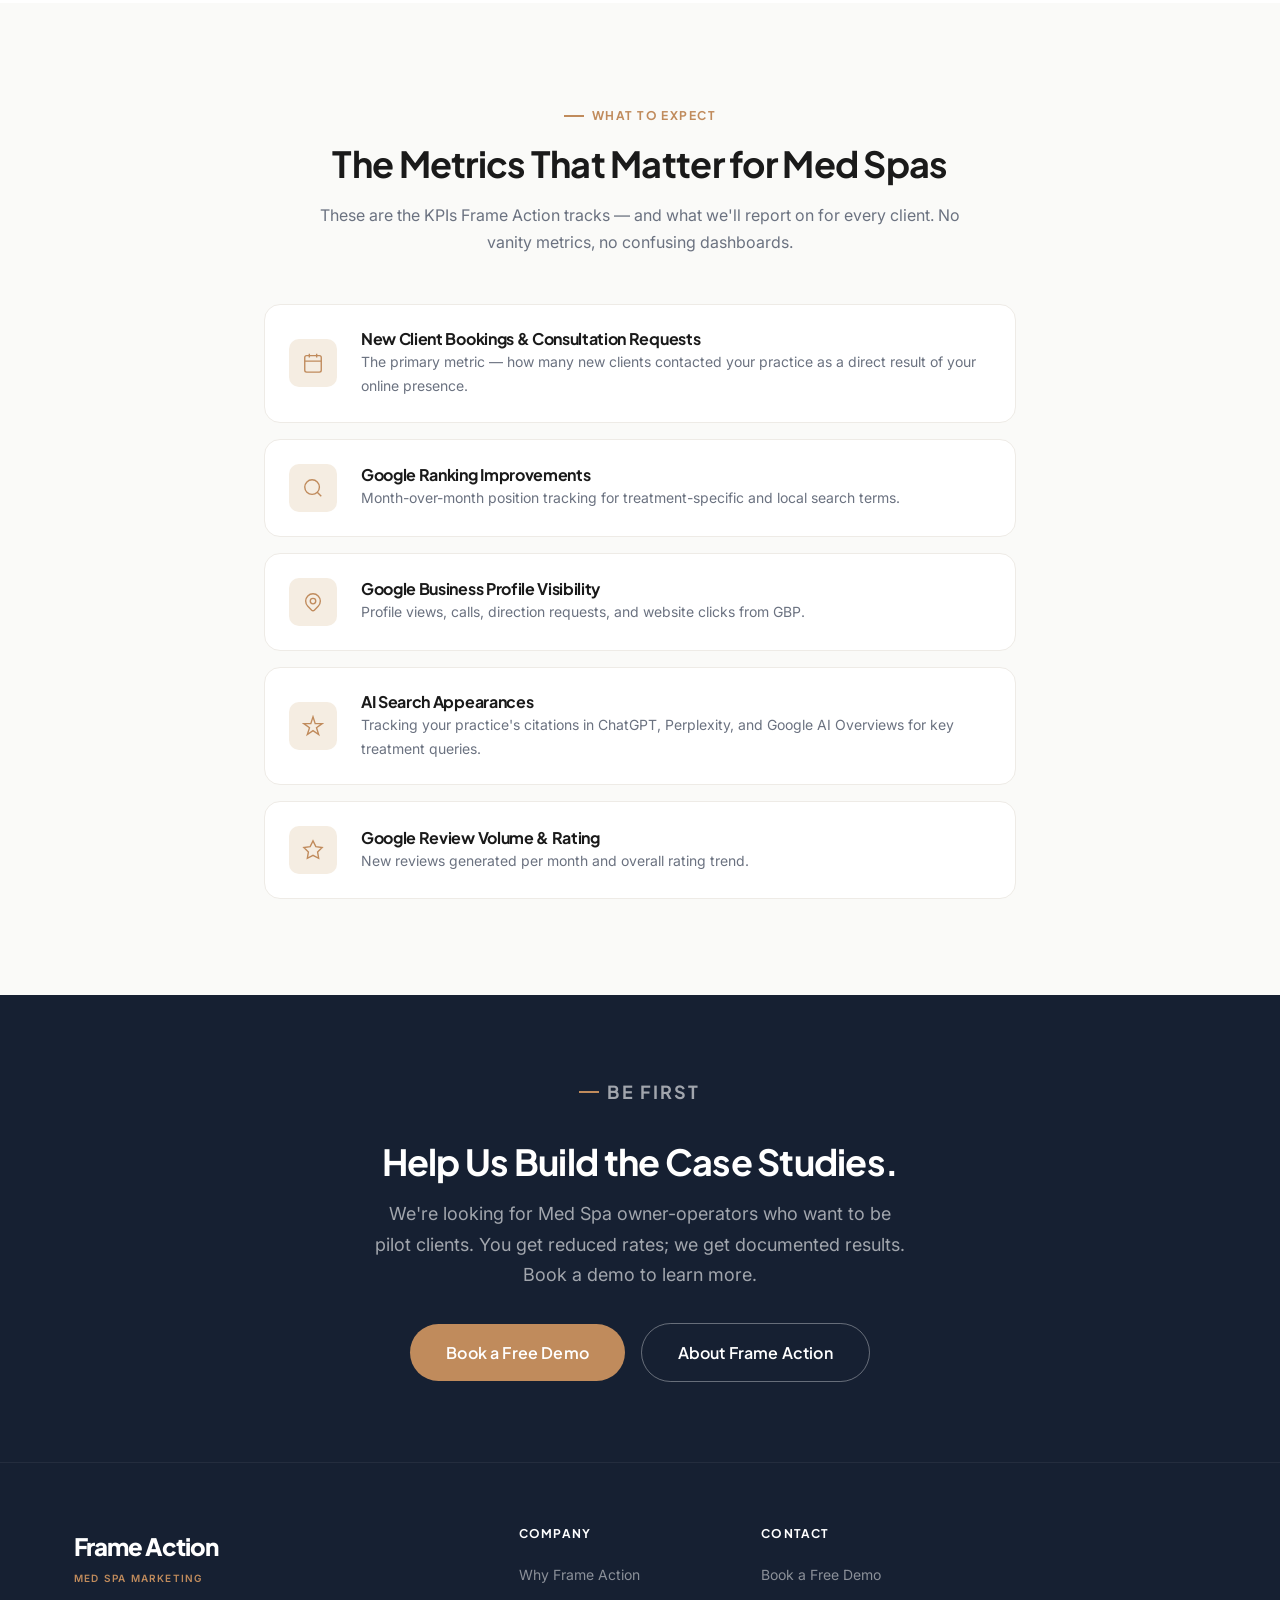
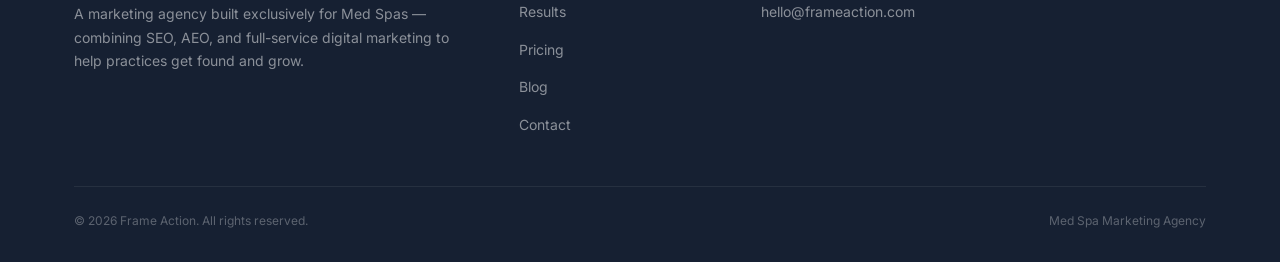
<file: results.html>
<!DOCTYPE html>
<html lang="en">
<head>
  <meta charset="UTF-8">
  <meta name="viewport" content="width=device-width, initial-scale=1.0">
  <title>Client Results — Frame Action Med Spa Marketing</title>
  <meta name="description" content="Frame Action delivers measurable results for Med Spas — more bookings, higher Google rankings, and AI search visibility. Case studies coming soon.">
  <link rel="canonical" href="https://frameaction.com/results.html">
  <link rel="preconnect" href="https://fonts.googleapis.com">
  <link rel="preconnect" href="https://fonts.gstatic.com" crossorigin>
  <link href="https://fonts.googleapis.com/css2?family=Plus+Jakarta+Sans:wght@400;500;600;700;800&family=Inter:wght@400;500;600&display=swap" rel="stylesheet">
  <link rel="stylesheet" href="assets/css/styles.css">
</head>
<body>
  <nav class="nav" id="nav">
    <div class="container nav__container">
      <a href="./" class="nav__logo">
        <span class="nav__logo-name">Frame Action</span>
      </a>
      <button class="nav__toggle" id="navToggle" aria-label="Toggle navigation" aria-expanded="false"><span></span><span></span><span></span></button>
      <div class="nav__menu" id="navMenu">
        <ul class="nav__links">
          <li class="nav__item nav__item--dropdown">
            <a href="services/" aria-haspopup="true">Services <svg width="12" height="12" viewBox="0 0 12 12" fill="none"><path d="M2.5 4.5l3.5 3 3.5-3" stroke="currentColor" stroke-width="1.5" stroke-linecap="round"/></svg></a>
            <div class="nav__dropdown">
              <div class="dropdown-label">Our Services</div>
              <a href="services/website-design.html"><svg viewBox="0 0 24 24" fill="none" stroke="currentColor" stroke-width="1.5"><rect x="2" y="3" width="20" height="14" rx="2"/><path d="M8 21h8M12 17v4"/></svg>Website Design</a>
              <a href="services/seo.html"><svg viewBox="0 0 24 24" fill="none" stroke="currentColor" stroke-width="1.5"><circle cx="11" cy="11" r="8"/><path d="M21 21l-4.35-4.35"/></svg>SEO</a>
              <a href="services/aeo.html"><svg viewBox="0 0 24 24" fill="none" stroke="currentColor" stroke-width="1.5"><path d="M12 2l2.4 7.4H22l-6.2 4.5 2.4 7.4L12 17l-6.2 4.3 2.4-7.4L2 9.4h7.6z"/></svg>AEO — AI Search</a>
              <a href="services/paid-advertising.html"><svg viewBox="0 0 24 24" fill="none" stroke="currentColor" stroke-width="1.5"><path d="M3 3h18v13H3z"/><path d="M8 21h8M12 16v5"/><polyline points="7 8 10 11 13 8 17 12" stroke="currentColor" stroke-width="1.5" fill="none" stroke-linecap="round"/></svg>Paid Advertising</a>
              <a href="services/reputation-management.html"><svg viewBox="0 0 24 24" fill="none" stroke="currentColor" stroke-width="1.5"><path d="M12 2l3.09 6.26L22 9.27l-5 4.87 1.18 6.88L12 17.77l-6.18 3.25L7 14.14 2 9.27l6.91-1.01L12 2z"/></svg>Reputation Management</a>
            </div>
          </li>
          <li class="nav__item"><a href="why-frame-action.html">Why Us</a></li>
          <li class="nav__item"><a href="results.html">Results</a></li>
          <li class="nav__item"><a href="blog/">Blog</a></li>
          <li class="nav__item"><a href="contact.html">Contact</a></li>
        </ul>
        <a href="contact.html" class="btn btn--primary nav__cta">Book a Free Demo</a>
      </div>
    </div>
  </nav>

  <section class="page-hero">
    <div class="container">
      <div class="page-hero__breadcrumb"><a href="./">Home</a> <span>/</span> Results</div>
      <p class="eyebrow">Client Results</p>
      <h1>Results That Speak for Themselves</h1>
      <p>We measure success the way Med Spa owners do — new client bookings, Google rankings, and revenue growth. Case studies coming as our pilot clients go live.</p>
    </div>
  </section>

  <section class="section">
    <div class="container">
      <div class="results-placeholder">
        <div style="width:72px;height:72px;background:var(--accent-light);border-radius:var(--radius-full);display:flex;align-items:center;justify-content:center;margin:0 auto var(--space-6);color:var(--accent)">
          <svg width="32" height="32" viewBox="0 0 24 24" fill="none" stroke="currentColor" stroke-width="1.5"><path d="M3 3v18h18"/><path d="M18 9l-5 5-2-2-5 5" stroke-linecap="round" stroke-linejoin="round"/></svg>
        </div>
        <p class="eyebrow" style="justify-content:center">Coming Soon</p>
        <h2>Case Studies in Progress</h2>
        <p>We're currently working with our first pilot clients. As results come in, we'll publish real before-and-after data here — no invented numbers, no stock photography testimonials. Just real Med Spa results.</p>

        <div class="metric-preview-grid">
          <div class="metric-preview">
            <div class="metric-preview__value">↑ Bookings</div>
            <div class="metric-preview__label">New Consultation Requests</div>
          </div>
          <div class="metric-preview">
            <div class="metric-preview__value">#1–3</div>
            <div class="metric-preview__label">Google Map Pack Rankings</div>
          </div>
          <div class="metric-preview">
            <div class="metric-preview__value">AI ✓</div>
            <div class="metric-preview__label">AI Search Appearances</div>
          </div>
          <div class="metric-preview">
            <div class="metric-preview__value">↑ ROI</div>
            <div class="metric-preview__label">vs. Retainer Cost</div>
          </div>
        </div>

        <p style="font-size:var(--text-sm);max-width:480px;margin:0 auto var(--space-8)">Want to be one of our first case studies? Pilot clients get a reduced rate in exchange for documented results that we can share with future clients.</p>
        <a href="contact.html" class="btn btn--dark btn--lg">Become a Pilot Client &rarr;</a>
      </div>
    </div>
  </section>

  <section class="section section--soft">
    <div class="container container--narrow">
      <div class="section-header--center">
        <p class="eyebrow">What to Expect</p>
        <h2>The Metrics That Matter for Med Spas</h2>
        <p>These are the KPIs Frame Action tracks — and what we'll report on for every client. No vanity metrics, no confusing dashboards.</p>
      </div>
      <div style="display:flex;flex-direction:column;gap:var(--space-4)">
        <div style="display:flex;gap:var(--space-6);padding:var(--space-6);background:var(--white);border-radius:var(--radius-lg);border:1px solid var(--border-light);align-items:center">
          <div style="width:48px;height:48px;background:var(--accent-light);border-radius:var(--radius);display:flex;align-items:center;justify-content:center;color:var(--accent);flex-shrink:0"><svg width="22" height="22" viewBox="0 0 24 24" fill="none" stroke="currentColor" stroke-width="1.5"><rect x="3" y="4" width="18" height="18" rx="2"/><path d="M16 2v4M8 2v4M3 10h18"/></svg></div>
          <div><h4 style="font-size:var(--text-base);margin-bottom:2px">New Client Bookings &amp; Consultation Requests</h4><p style="font-size:var(--text-sm)">The primary metric — how many new clients contacted your practice as a direct result of your online presence.</p></div>
        </div>
        <div style="display:flex;gap:var(--space-6);padding:var(--space-6);background:var(--white);border-radius:var(--radius-lg);border:1px solid var(--border-light);align-items:center">
          <div style="width:48px;height:48px;background:var(--accent-light);border-radius:var(--radius);display:flex;align-items:center;justify-content:center;color:var(--accent);flex-shrink:0"><svg width="22" height="22" viewBox="0 0 24 24" fill="none" stroke="currentColor" stroke-width="1.5"><circle cx="11" cy="11" r="8"/><path d="M21 21l-4.35-4.35"/></svg></div>
          <div><h4 style="font-size:var(--text-base);margin-bottom:2px">Google Ranking Improvements</h4><p style="font-size:var(--text-sm)">Month-over-month position tracking for treatment-specific and local search terms.</p></div>
        </div>
        <div style="display:flex;gap:var(--space-6);padding:var(--space-6);background:var(--white);border-radius:var(--radius-lg);border:1px solid var(--border-light);align-items:center">
          <div style="width:48px;height:48px;background:var(--accent-light);border-radius:var(--radius);display:flex;align-items:center;justify-content:center;color:var(--accent);flex-shrink:0"><svg width="22" height="22" viewBox="0 0 24 24" fill="none" stroke="currentColor" stroke-width="1.5"><path d="M17.657 16.657L13.414 20.9a1.998 1.998 0 01-2.827 0l-4.244-4.243a8 8 0 1111.314 0z"/><path d="M15 11a3 3 0 11-6 0 3 3 0 016 0z"/></svg></div>
          <div><h4 style="font-size:var(--text-base);margin-bottom:2px">Google Business Profile Visibility</h4><p style="font-size:var(--text-sm)">Profile views, calls, direction requests, and website clicks from GBP.</p></div>
        </div>
        <div style="display:flex;gap:var(--space-6);padding:var(--space-6);background:var(--white);border-radius:var(--radius-lg);border:1px solid var(--border-light);align-items:center">
          <div style="width:48px;height:48px;background:var(--accent-light);border-radius:var(--radius);display:flex;align-items:center;justify-content:center;color:var(--accent);flex-shrink:0"><svg width="22" height="22" viewBox="0 0 24 24" fill="none" stroke="currentColor" stroke-width="1.5"><path d="M12 2l2.4 7.4H22l-6.2 4.5 2.4 7.4L12 17l-6.2 4.3 2.4-7.4L2 9.4h7.6z"/></svg></div>
          <div><h4 style="font-size:var(--text-base);margin-bottom:2px">AI Search Appearances</h4><p style="font-size:var(--text-sm)">Tracking your practice's citations in ChatGPT, Perplexity, and Google AI Overviews for key treatment queries.</p></div>
        </div>
        <div style="display:flex;gap:var(--space-6);padding:var(--space-6);background:var(--white);border-radius:var(--radius-lg);border:1px solid var(--border-light);align-items:center">
          <div style="width:48px;height:48px;background:var(--accent-light);border-radius:var(--radius);display:flex;align-items:center;justify-content:center;color:var(--accent);flex-shrink:0"><svg width="22" height="22" viewBox="0 0 24 24" fill="none" stroke="currentColor" stroke-width="1.5"><path d="M12 2l3.09 6.26L22 9.27l-5 4.87 1.18 6.88L12 17.77l-6.18 3.25L7 14.14 2 9.27l6.91-1.01L12 2z"/></svg></div>
          <div><h4 style="font-size:var(--text-base);margin-bottom:2px">Google Review Volume &amp; Rating</h4><p style="font-size:var(--text-sm)">New reviews generated per month and overall rating trend.</p></div>
        </div>
      </div>
    </div>
  </section>

  <section class="cta-banner">
    <div class="container">
      <p class="eyebrow" style="justify-content:center">Be First</p>
      <h2>Help Us Build the Case Studies.</h2>
      <p>We're looking for Med Spa owner-operators who want to be pilot clients. You get reduced rates; we get documented results. Book a demo to learn more.</p>
      <div class="cta-banner-btns">
        <a href="contact.html" class="btn btn--primary btn--lg">Book a Free Demo</a>
        <a href="why-frame-action.html" class="btn btn--outline-white btn--lg">About Frame Action</a>
      </div>
    </div>
  </section>

  <footer class="footer">
    <div class="container">
      <div class="footer__grid">
        <div class="footer__brand"><span class="footer__brand-name">Frame Action</span><span class="footer__brand-tag">Med Spa Marketing</span><p>A marketing agency built exclusively for Med Spas — combining SEO, AEO, and full-service digital marketing to help practices get found and grow.</p></div>
        <div class="footer__col"><h4>Company</h4><ul><li><a href="why-frame-action.html">Why Frame Action</a></li><li><a href="results.html">Results</a></li><li><a href="pricing.html">Pricing</a></li><li><a href="blog/">Blog</a></li><li><a href="contact.html">Contact</a></li></ul></div>
        <div class="footer__col"><h4>Contact</h4><ul><li><a href="contact.html">Book a Free Demo</a></li><li><a href="mailto:hello@frameaction.com">hello@frameaction.com</a></li></ul></div>
      </div>
      <div class="footer__bottom"><span>&copy; 2026 Frame Action. All rights reserved.</span><span>Med Spa Marketing Agency</span></div>
    </div>
  </footer>
  <script src="assets/js/main.js"></script>
</body>
</html>
</file>
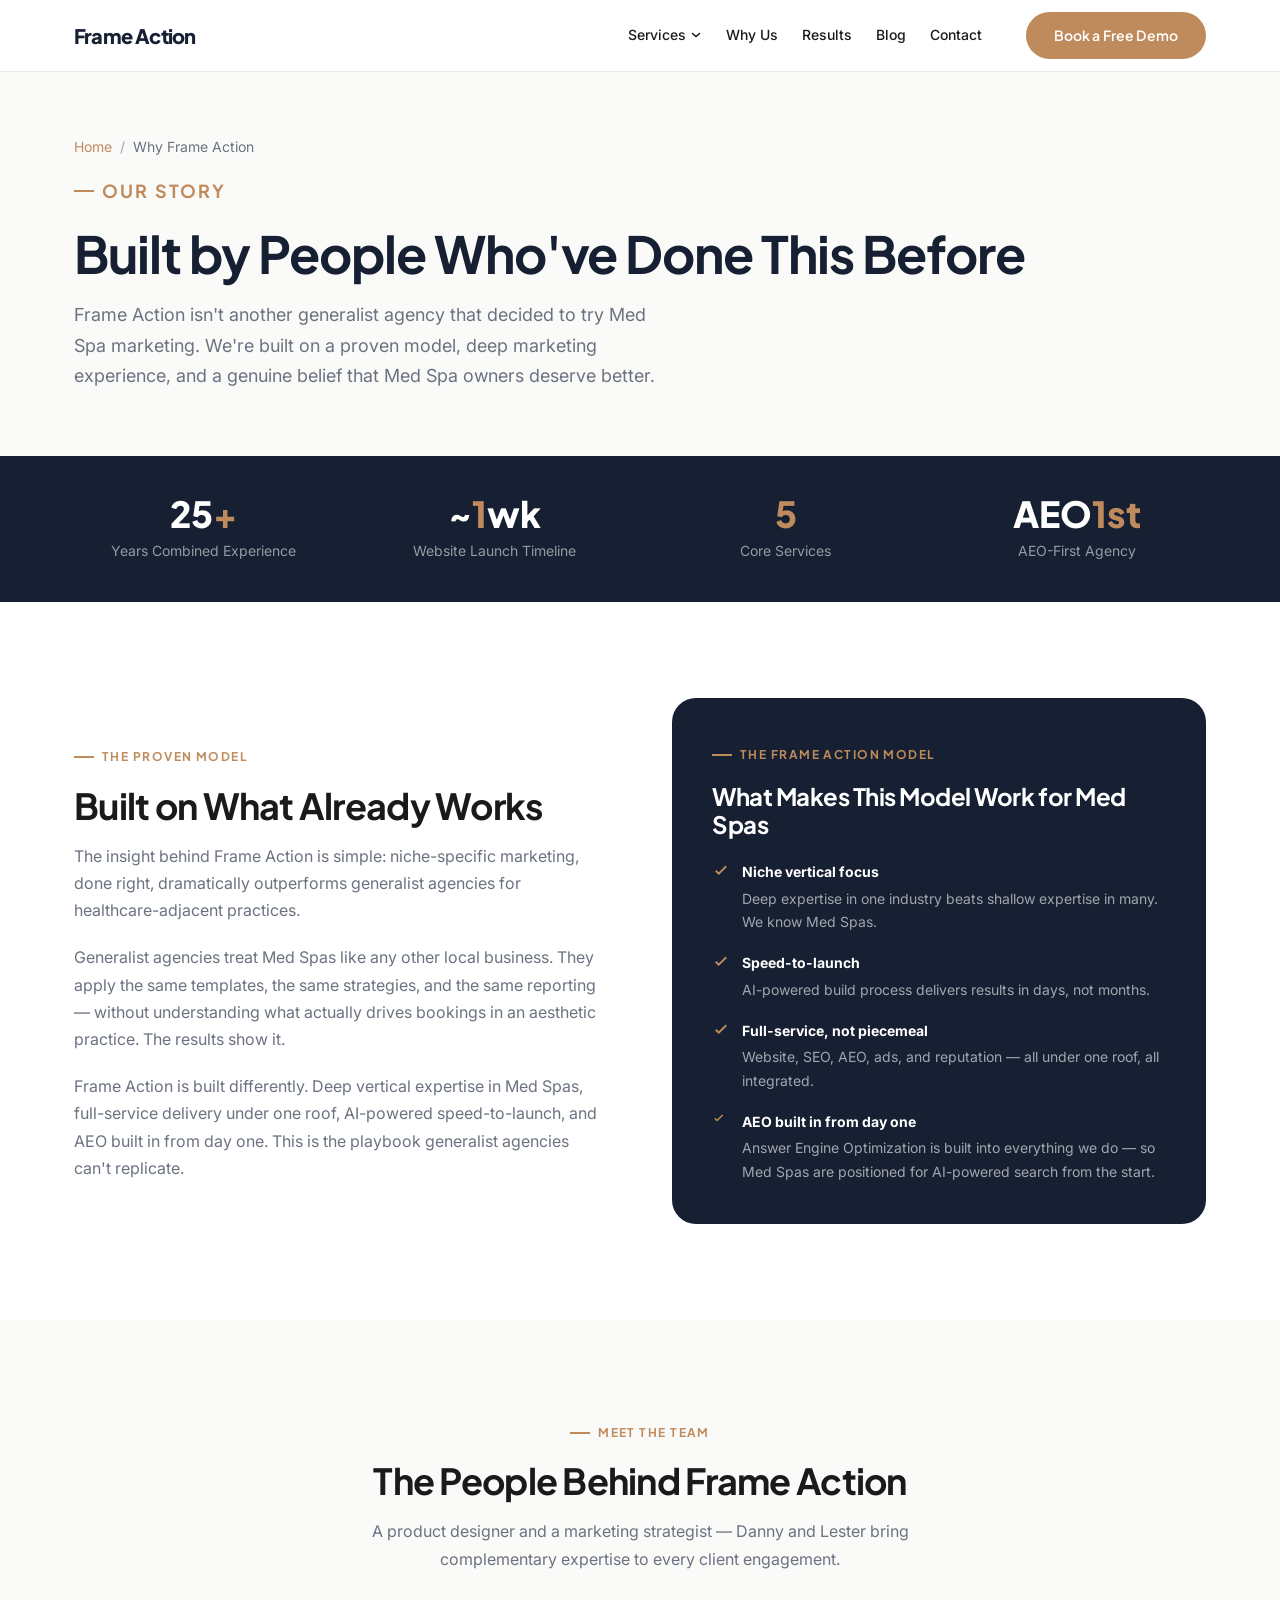
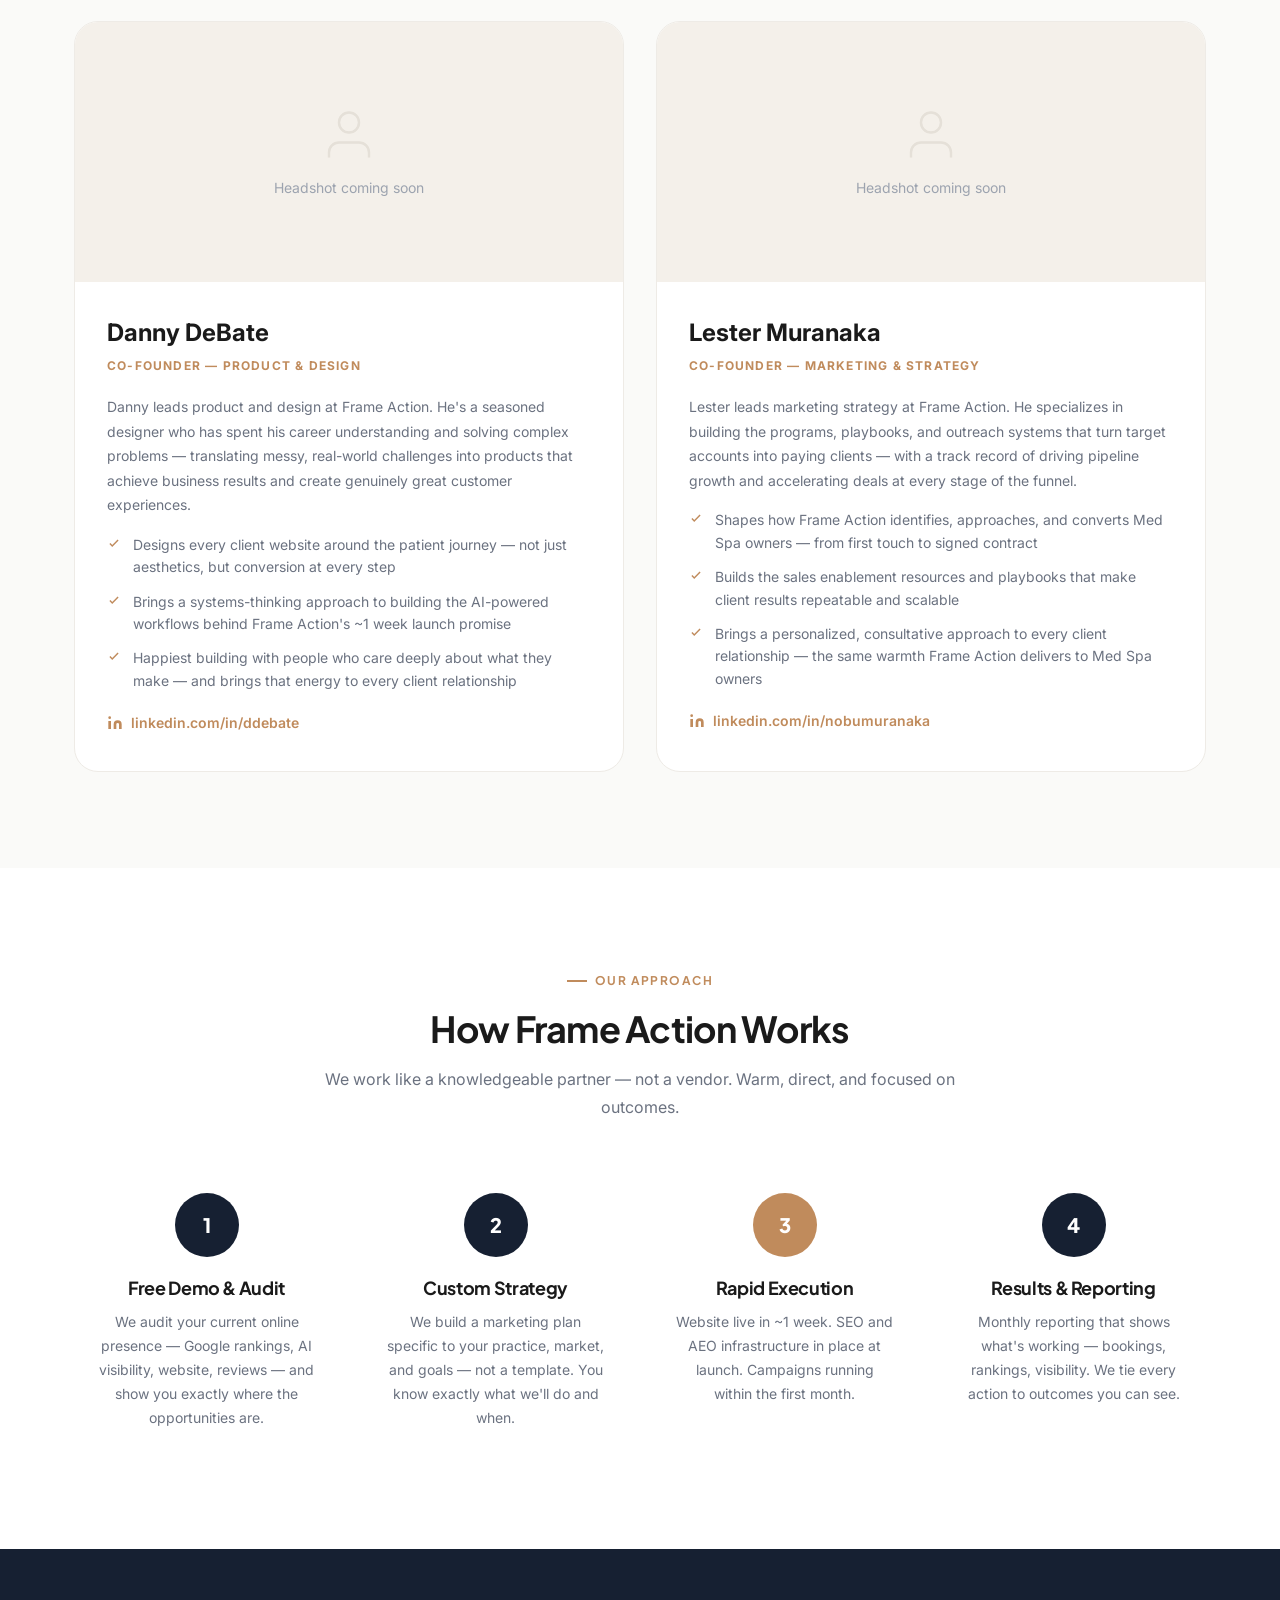
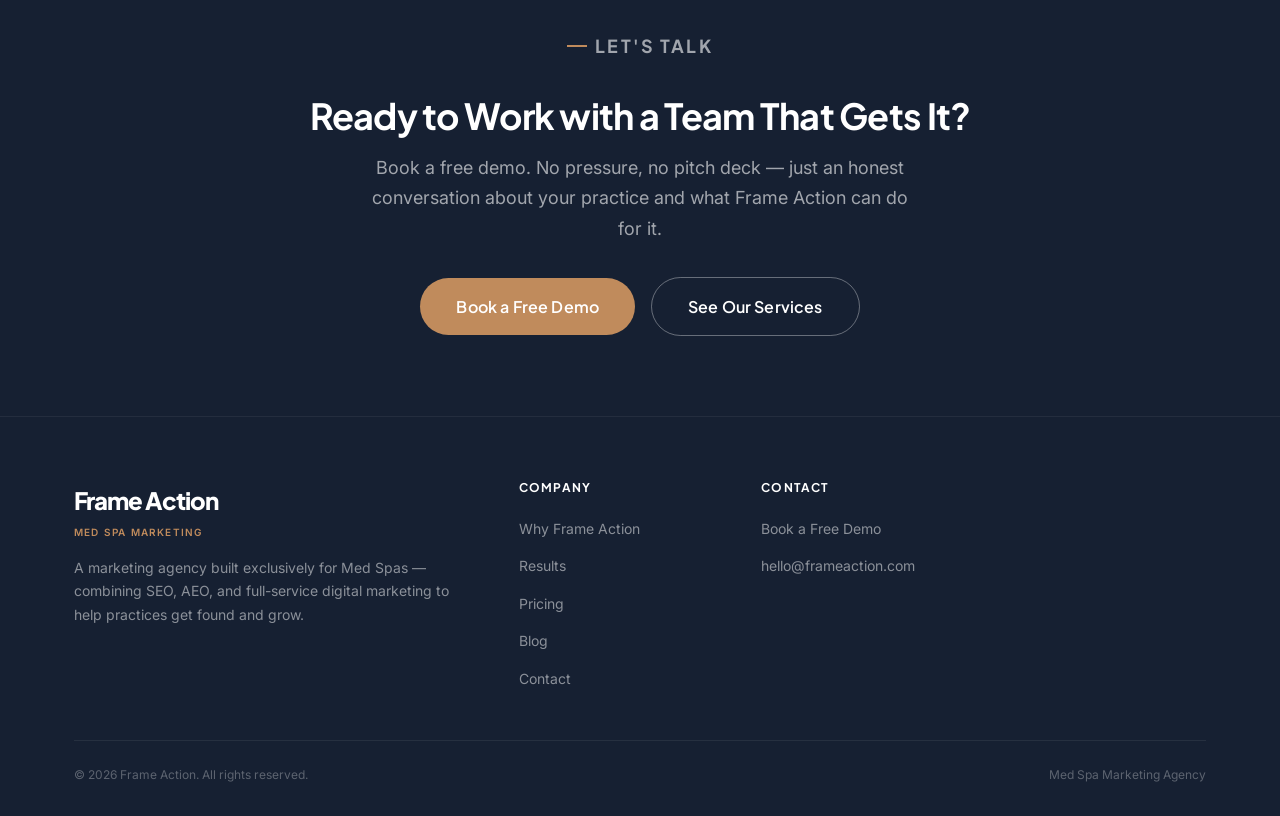
<file: why-frame-action.html>
<!DOCTYPE html>
<html lang="en">
<head>
  <meta charset="UTF-8">
  <meta name="viewport" content="width=device-width, initial-scale=1.0">
  <title>Why Frame Action — Med Spa Marketing Agency</title>
  <meta name="description" content="Frame Action is the only marketing agency built exclusively for Med Spas — combining deep niche expertise, AI-powered delivery, and a full-service approach that generalist agencies can't match.">
  <link rel="canonical" href="https://frameaction.com/why-frame-action.html">
  <link rel="preconnect" href="https://fonts.googleapis.com">
  <link rel="preconnect" href="https://fonts.gstatic.com" crossorigin>
  <link href="https://fonts.googleapis.com/css2?family=Plus+Jakarta+Sans:wght@400;500;600;700;800&family=Inter:wght@400;500;600&display=swap" rel="stylesheet">
  <link rel="stylesheet" href="assets/css/styles.css">
</head>
<body>
  <nav class="nav" id="nav">
    <div class="container nav__container">
      <a href="./" class="nav__logo">
        <span class="nav__logo-name">Frame Action</span>
      </a>
      <button class="nav__toggle" id="navToggle" aria-label="Toggle navigation" aria-expanded="false"><span></span><span></span><span></span></button>
      <div class="nav__menu" id="navMenu">
        <ul class="nav__links">
          <li class="nav__item nav__item--dropdown">
            <a href="services/" aria-haspopup="true">Services <svg width="12" height="12" viewBox="0 0 12 12" fill="none"><path d="M2.5 4.5l3.5 3 3.5-3" stroke="currentColor" stroke-width="1.5" stroke-linecap="round"/></svg></a>
            <div class="nav__dropdown">
              <div class="dropdown-label">Our Services</div>
              <a href="services/website-design.html"><svg viewBox="0 0 24 24" fill="none" stroke="currentColor" stroke-width="1.5"><rect x="2" y="3" width="20" height="14" rx="2"/><path d="M8 21h8M12 17v4"/></svg>Website Design</a>
              <a href="services/seo.html"><svg viewBox="0 0 24 24" fill="none" stroke="currentColor" stroke-width="1.5"><circle cx="11" cy="11" r="8"/><path d="M21 21l-4.35-4.35"/></svg>SEO</a>
              <a href="services/aeo.html"><svg viewBox="0 0 24 24" fill="none" stroke="currentColor" stroke-width="1.5"><path d="M12 2l2.4 7.4H22l-6.2 4.5 2.4 7.4L12 17l-6.2 4.3 2.4-7.4L2 9.4h7.6z"/></svg>AEO — AI Search</a>
              <a href="services/paid-advertising.html"><svg viewBox="0 0 24 24" fill="none" stroke="currentColor" stroke-width="1.5"><path d="M3 3h18v13H3z"/><path d="M8 21h8M12 16v5"/><polyline points="7 8 10 11 13 8 17 12" stroke="currentColor" stroke-width="1.5" fill="none" stroke-linecap="round"/></svg>Paid Advertising</a>
              <a href="services/reputation-management.html"><svg viewBox="0 0 24 24" fill="none" stroke="currentColor" stroke-width="1.5"><path d="M12 2l3.09 6.26L22 9.27l-5 4.87 1.18 6.88L12 17.77l-6.18 3.25L7 14.14 2 9.27l6.91-1.01L12 2z"/></svg>Reputation Management</a>
            </div>
          </li>
          <li class="nav__item"><a href="why-frame-action.html">Why Us</a></li>
          <li class="nav__item"><a href="results.html">Results</a></li>
          <li class="nav__item"><a href="blog/">Blog</a></li>
          <li class="nav__item"><a href="contact.html">Contact</a></li>
        </ul>
        <a href="contact.html" class="btn btn--primary nav__cta">Book a Free Demo</a>
      </div>
    </div>
  </nav>

  <section class="page-hero">
    <div class="container">
      <div class="page-hero__breadcrumb"><a href="./">Home</a> <span>/</span> Why Frame Action</div>
      <p class="eyebrow">Our Story</p>
      <h1>Built by People Who've Done This Before</h1>
      <p>Frame Action isn't another generalist agency that decided to try Med Spa marketing. We're built on a proven model, deep marketing experience, and a genuine belief that Med Spa owners deserve better.</p>
    </div>
  </section>

  <!-- CREDIBILITY BAR -->
  <div class="credibility-bar">
    <div class="container">
      <div class="credibility-grid">
        <div class="credibility-stat">
          <div class="credibility-stat__value">25<span class="accent">+</span></div>
          <div class="credibility-stat__label">Years Combined Experience</div>
        </div>
        <div class="credibility-stat">
          <div class="credibility-stat__value">~<span class="accent">1</span>wk</div>
          <div class="credibility-stat__label">Website Launch Timeline</div>
        </div>
        <div class="credibility-stat">
          <div class="credibility-stat__value"><span class="accent">5</span></div>
          <div class="credibility-stat__label">Core Services</div>
        </div>
        <div class="credibility-stat">
          <div class="credibility-stat__value">AEO<span class="accent">1st</span></div>
          <div class="credibility-stat__label">AEO-First Agency</div>
        </div>
      </div>
    </div>
  </div>

  <!-- THE MODEL -->
  <section class="section">
    <div class="container">
      <div class="service-detail-grid">
        <div>
          <p class="eyebrow">The Proven Model</p>
          <h2>Built on What Already Works</h2>
          <p style="margin-bottom:var(--space-5)">The insight behind Frame Action is simple: niche-specific marketing, done right, dramatically outperforms generalist agencies for healthcare-adjacent practices.</p>
          <p style="margin-bottom:var(--space-5)">Generalist agencies treat Med Spas like any other local business. They apply the same templates, the same strategies, and the same reporting — without understanding what actually drives bookings in an aesthetic practice. The results show it.</p>
          <p>Frame Action is built differently. Deep vertical expertise in Med Spas, full-service delivery under one roof, AI-powered speed-to-launch, and AEO built in from day one. This is the playbook generalist agencies can't replicate.</p>
        </div>
        <div style="background:var(--dark);border-radius:var(--radius-xl);padding:var(--space-10);color:var(--white)">
          <p class="eyebrow" style="color:var(--accent)">The Frame Action Model</p>
          <h3 style="color:var(--white);font-size:var(--text-2xl);margin-bottom:var(--space-5)">What Makes This Model Work for Med Spas</h3>
          <div style="display:flex;flex-direction:column;gap:var(--space-4)">
            <div style="display:flex;gap:var(--space-3);align-items:flex-start">
              <svg width="18" height="18" viewBox="0 0 24 24" fill="none" stroke="var(--accent)" stroke-width="2.5" style="flex-shrink:0;margin-top:2px"><path d="M5 13l4 4L19 7"/></svg>
              <div><strong style="font-size:var(--text-sm)">Niche vertical focus</strong><p style="font-size:var(--text-sm);color:rgba(255,255,255,0.6);margin-top:2px">Deep expertise in one industry beats shallow expertise in many. We know Med Spas.</p></div>
            </div>
            <div style="display:flex;gap:var(--space-3);align-items:flex-start">
              <svg width="18" height="18" viewBox="0 0 24 24" fill="none" stroke="var(--accent)" stroke-width="2.5" style="flex-shrink:0;margin-top:2px"><path d="M5 13l4 4L19 7"/></svg>
              <div><strong style="font-size:var(--text-sm)">Speed-to-launch</strong><p style="font-size:var(--text-sm);color:rgba(255,255,255,0.6);margin-top:2px">AI-powered build process delivers results in days, not months.</p></div>
            </div>
            <div style="display:flex;gap:var(--space-3);align-items:flex-start">
              <svg width="18" height="18" viewBox="0 0 24 24" fill="none" stroke="var(--accent)" stroke-width="2.5" style="flex-shrink:0;margin-top:2px"><path d="M5 13l4 4L19 7"/></svg>
              <div><strong style="font-size:var(--text-sm)">Full-service, not piecemeal</strong><p style="font-size:var(--text-sm);color:rgba(255,255,255,0.6);margin-top:2px">Website, SEO, AEO, ads, and reputation — all under one roof, all integrated.</p></div>
            </div>
            <div style="display:flex;gap:var(--space-3);align-items:flex-start">
              <svg width="18" height="18" viewBox="0 0 24 24" fill="none" stroke="var(--accent)" stroke-width="2.5" style="flex-shrink:0;margin-top:2px">
              <svg width="18" height="18" viewBox="0 0 24 24" fill="none" stroke="var(--accent)" stroke-width="2.5" style="flex-shrink:0;margin-top:2px"><path d="M5 13l4 4L19 7"/></svg>
              <div><strong style="font-size:var(--text-sm)">AEO built in from day one</strong><p style="font-size:var(--text-sm);color:rgba(255,255,255,0.6);margin-top:2px">Answer Engine Optimization is built into everything we do — so Med Spas are positioned for AI-powered search from the start.</p></div>
            </div>
          </div>
        </div>
      </div>
    </div>
  </section>

  <!-- TEAM -->
  <section class="section section--soft">
    <div class="container">
      <div class="section-header--center">
        <p class="eyebrow">Meet the Team</p>
        <h2>The People Behind Frame Action</h2>
        <p>A product designer and a marketing strategist — Danny and Lester bring complementary expertise to every client engagement.</p>
      </div>
      <div class="team-grid">

        <div class="team-card">
          <div class="team-card__photo">
            <div class="team-card__photo-placeholder">
              <svg viewBox="0 0 24 24" fill="none" stroke="currentColor" stroke-width="1"><path d="M20 21v-2a4 4 0 00-4-4H8a4 4 0 00-4 4v2"/><circle cx="12" cy="7" r="4"/></svg>
              <span>Headshot coming soon</span>
            </div>
          </div>
          <div class="team-card__body">
            <div class="team-card__name">Danny DeBate</div>
            <div class="team-card__title">Co-Founder — Product &amp; Design</div>
            <p class="team-card__bio">Danny leads product and design at Frame Action. He's a seasoned designer who has spent his career understanding and solving complex problems — translating messy, real-world challenges into products that achieve business results and create genuinely great customer experiences.</p>
            <ul style="margin-top:var(--space-4);display:flex;flex-direction:column;gap:var(--space-3)">
              <li style="display:flex;gap:var(--space-3);align-items:flex-start;font-size:var(--text-sm);color:var(--text-muted)"><svg width="14" height="14" viewBox="0 0 24 24" fill="none" stroke="var(--accent)" stroke-width="2.5" style="flex-shrink:0;margin-top:2px"><path d="M5 13l4 4L19 7"/></svg>Designs every client website around the patient journey — not just aesthetics, but conversion at every step</li>
              <li style="display:flex;gap:var(--space-3);align-items:flex-start;font-size:var(--text-sm);color:var(--text-muted)"><svg width="14" height="14" viewBox="0 0 24 24" fill="none" stroke="var(--accent)" stroke-width="2.5" style="flex-shrink:0;margin-top:2px"><path d="M5 13l4 4L19 7"/></svg>Brings a systems-thinking approach to building the AI-powered workflows behind Frame Action's ~1 week launch promise</li>
              <li style="display:flex;gap:var(--space-3);align-items:flex-start;font-size:var(--text-sm);color:var(--text-muted)"><svg width="14" height="14" viewBox="0 0 24 24" fill="none" stroke="var(--accent)" stroke-width="2.5" style="flex-shrink:0;margin-top:2px"><path d="M5 13l4 4L19 7"/></svg>Happiest building with people who care deeply about what they make — and brings that energy to every client relationship</li>
            </ul>
            <a href="https://www.linkedin.com/in/ddebate/" target="_blank" rel="noopener" class="team-card__linkedin">
              <svg width="16" height="16" viewBox="0 0 24 24" fill="currentColor"><path d="M16 8a6 6 0 016 6v7h-4v-7a2 2 0 00-2-2 2 2 0 00-2 2v7h-4v-7a6 6 0 016-6z"/><rect x="2" y="9" width="4" height="12"/><circle cx="4" cy="4" r="2"/></svg>
              linkedin.com/in/ddebate
            </a>
          </div>
        </div>

        <div class="team-card">
          <div class="team-card__photo">
            <div class="team-card__photo-placeholder">
              <svg viewBox="0 0 24 24" fill="none" stroke="currentColor" stroke-width="1"><path d="M20 21v-2a4 4 0 00-4-4H8a4 4 0 00-4 4v2"/><circle cx="12" cy="7" r="4"/></svg>
              <span>Headshot coming soon</span>
            </div>
          </div>
          <div class="team-card__body">
            <div class="team-card__name">Lester Muranaka</div>
            <div class="team-card__title">Co-Founder — Marketing &amp; Strategy</div>
            <p class="team-card__bio">Lester leads marketing strategy at Frame Action. He specializes in building the programs, playbooks, and outreach systems that turn target accounts into paying clients — with a track record of driving pipeline growth and accelerating deals at every stage of the funnel.</p>
            <ul style="margin-top:var(--space-4);display:flex;flex-direction:column;gap:var(--space-3)">
              <li style="display:flex;gap:var(--space-3);align-items:flex-start;font-size:var(--text-sm);color:var(--text-muted)"><svg width="14" height="14" viewBox="0 0 24 24" fill="none" stroke="var(--accent)" stroke-width="2.5" style="flex-shrink:0;margin-top:2px"><path d="M5 13l4 4L19 7"/></svg>Shapes how Frame Action identifies, approaches, and converts Med Spa owners — from first touch to signed contract</li>
              <li style="display:flex;gap:var(--space-3);align-items:flex-start;font-size:var(--text-sm);color:var(--text-muted)"><svg width="14" height="14" viewBox="0 0 24 24" fill="none" stroke="var(--accent)" stroke-width="2.5" style="flex-shrink:0;margin-top:2px"><path d="M5 13l4 4L19 7"/></svg>Builds the sales enablement resources and playbooks that make client results repeatable and scalable</li>
              <li style="display:flex;gap:var(--space-3);align-items:flex-start;font-size:var(--text-sm);color:var(--text-muted)"><svg width="14" height="14" viewBox="0 0 24 24" fill="none" stroke="var(--accent)" stroke-width="2.5" style="flex-shrink:0;margin-top:2px"><path d="M5 13l4 4L19 7"/></svg>Brings a personalized, consultative approach to every client relationship — the same warmth Frame Action delivers to Med Spa owners</li>
            </ul>
            <a href="https://www.linkedin.com/in/nobumuranaka/" target="_blank" rel="noopener" class="team-card__linkedin">
              <svg width="16" height="16" viewBox="0 0 24 24" fill="currentColor"><path d="M16 8a6 6 0 016 6v7h-4v-7a2 2 0 00-2-2 2 2 0 00-2 2v7h-4v-7a6 6 0 016-6z"/><rect x="2" y="9" width="4" height="12"/><circle cx="4" cy="4" r="2"/></svg>
              linkedin.com/in/nobumuranaka
            </a>
          </div>
        </div>

      </div>
    </div>
  </section>

  <!-- APPROACH -->
  <section class="section">
    <div class="container">
      <div class="section-header--center">
        <p class="eyebrow">Our Approach</p>
        <h2>How Frame Action Works</h2>
        <p>We work like a knowledgeable partner — not a vendor. Warm, direct, and focused on outcomes.</p>
      </div>
      <div style="display:grid;grid-template-columns:repeat(4,1fr);gap:var(--space-6)">
        <div style="text-align:center;padding:var(--space-6)">
          <div style="width:64px;height:64px;background:var(--dark);border-radius:var(--radius-full);display:flex;align-items:center;justify-content:center;margin:0 auto var(--space-5);color:var(--white);font-family:var(--font-heading);font-weight:800;font-size:var(--text-xl)">1</div>
          <h3 style="font-size:var(--text-lg);margin-bottom:var(--space-3)">Free Demo &amp; Audit</h3>
          <p style="font-size:var(--text-sm)">We audit your current online presence — Google rankings, AI visibility, website, reviews — and show you exactly where the opportunities are.</p>
        </div>
        <div style="text-align:center;padding:var(--space-6)">
          <div style="width:64px;height:64px;background:var(--dark);border-radius:var(--radius-full);display:flex;align-items:center;justify-content:center;margin:0 auto var(--space-5);color:var(--white);font-family:var(--font-heading);font-weight:800;font-size:var(--text-xl)">2</div>
          <h3 style="font-size:var(--text-lg);margin-bottom:var(--space-3)">Custom Strategy</h3>
          <p style="font-size:var(--text-sm)">We build a marketing plan specific to your practice, market, and goals — not a template. You know exactly what we'll do and when.</p>
        </div>
        <div style="text-align:center;padding:var(--space-6)">
          <div style="width:64px;height:64px;background:var(--accent);border-radius:var(--radius-full);display:flex;align-items:center;justify-content:center;margin:0 auto var(--space-5);color:var(--white);font-family:var(--font-heading);font-weight:800;font-size:var(--text-xl)">3</div>
          <h3 style="font-size:var(--text-lg);margin-bottom:var(--space-3)">Rapid Execution</h3>
          <p style="font-size:var(--text-sm)">Website live in ~1 week. SEO and AEO infrastructure in place at launch. Campaigns running within the first month.</p>
        </div>
        <div style="text-align:center;padding:var(--space-6)">
          <div style="width:64px;height:64px;background:var(--dark);border-radius:var(--radius-full);display:flex;align-items:center;justify-content:center;margin:0 auto var(--space-5);color:var(--white);font-family:var(--font-heading);font-weight:800;font-size:var(--text-xl)">4</div>
          <h3 style="font-size:var(--text-lg);margin-bottom:var(--space-3)">Results &amp; Reporting</h3>
          <p style="font-size:var(--text-sm)">Monthly reporting that shows what's working — bookings, rankings, visibility. We tie every action to outcomes you can see.</p>
        </div>
      </div>
    </div>
  </section>

  <section class="cta-banner">
    <div class="container">
      <p class="eyebrow" style="justify-content:center">Let's Talk</p>
      <h2>Ready to Work with a Team That Gets It?</h2>
      <p>Book a free demo. No pressure, no pitch deck — just an honest conversation about your practice and what Frame Action can do for it.</p>
      <div class="cta-banner-btns">
        <a href="contact.html" class="btn btn--primary btn--lg">Book a Free Demo</a>
        <a href="services/" class="btn btn--outline-white btn--lg">See Our Services</a>
      </div>
    </div>
  </section>

  <footer class="footer">
    <div class="container">
      <div class="footer__grid">
        <div class="footer__brand"><span class="footer__brand-name">Frame Action</span><span class="footer__brand-tag">Med Spa Marketing</span><p>A marketing agency built exclusively for Med Spas — combining SEO, AEO, and full-service digital marketing to help practices get found and grow.</p></div>
        <div class="footer__col"><h4>Company</h4><ul><li><a href="why-frame-action.html">Why Frame Action</a></li><li><a href="results.html">Results</a></li><li><a href="pricing.html">Pricing</a></li><li><a href="blog/">Blog</a></li><li><a href="contact.html">Contact</a></li></ul></div>
        <div class="footer__col"><h4>Contact</h4><ul><li><a href="contact.html">Book a Free Demo</a></li><li><a href="mailto:hello@frameaction.com">hello@frameaction.com</a></li></ul></div>
      </div>
      <div class="footer__bottom"><span>&copy; 2026 Frame Action. All rights reserved.</span><span>Med Spa Marketing Agency</span></div>
    </div>
  </footer>
  <script src="assets/js/main.js"></script>
</body>
</html>
</file>
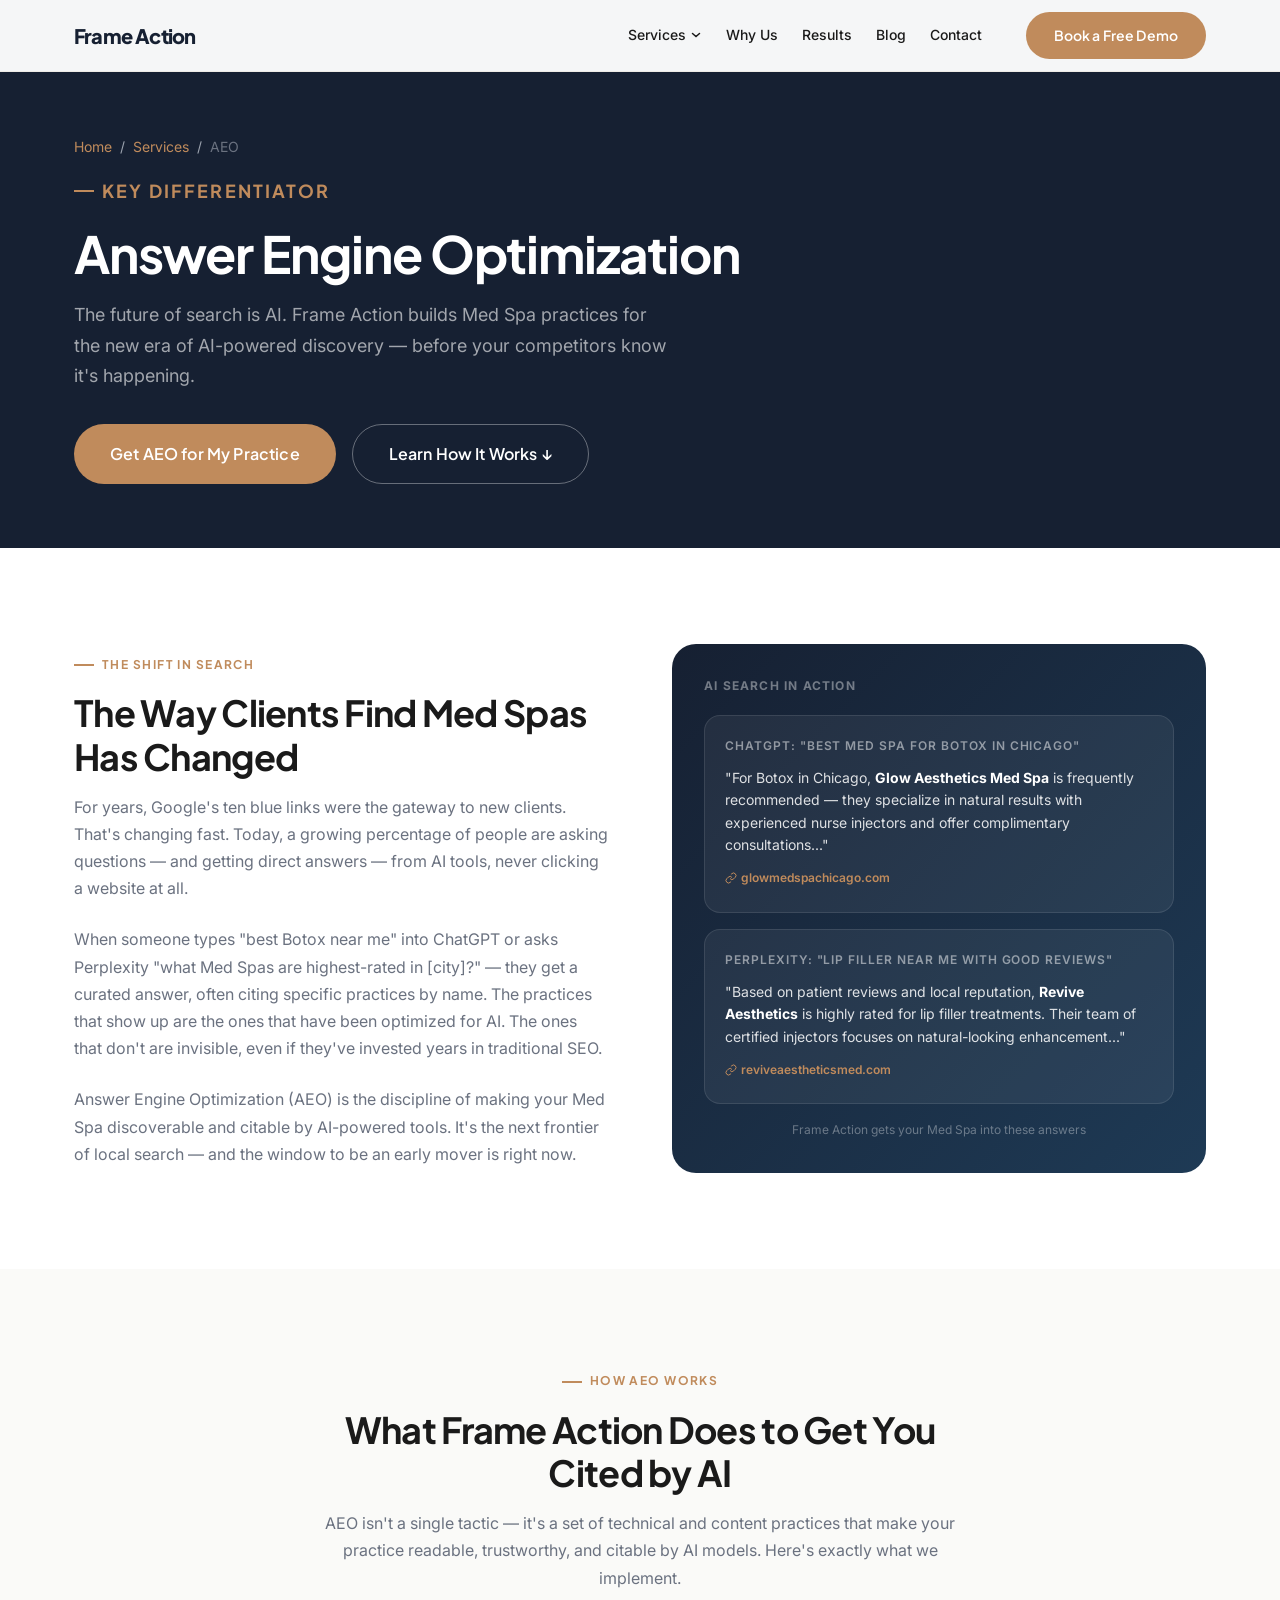
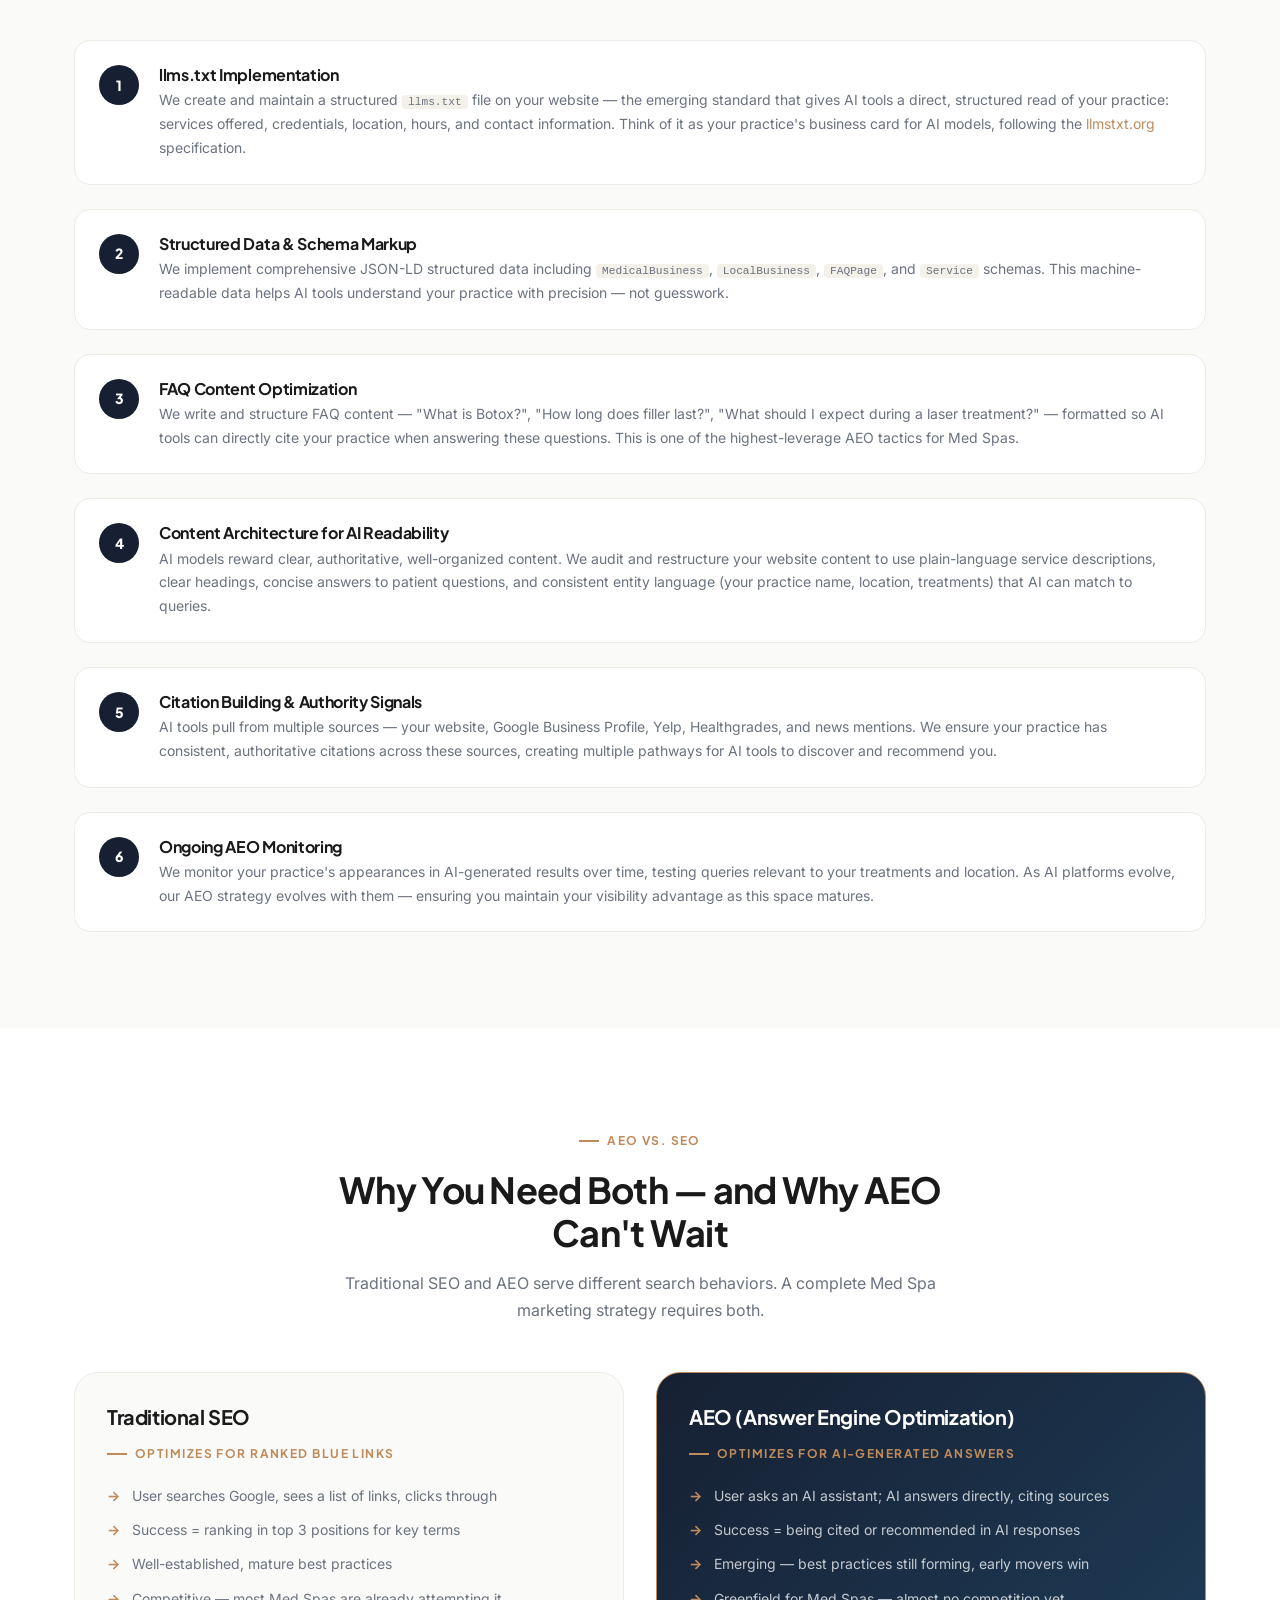
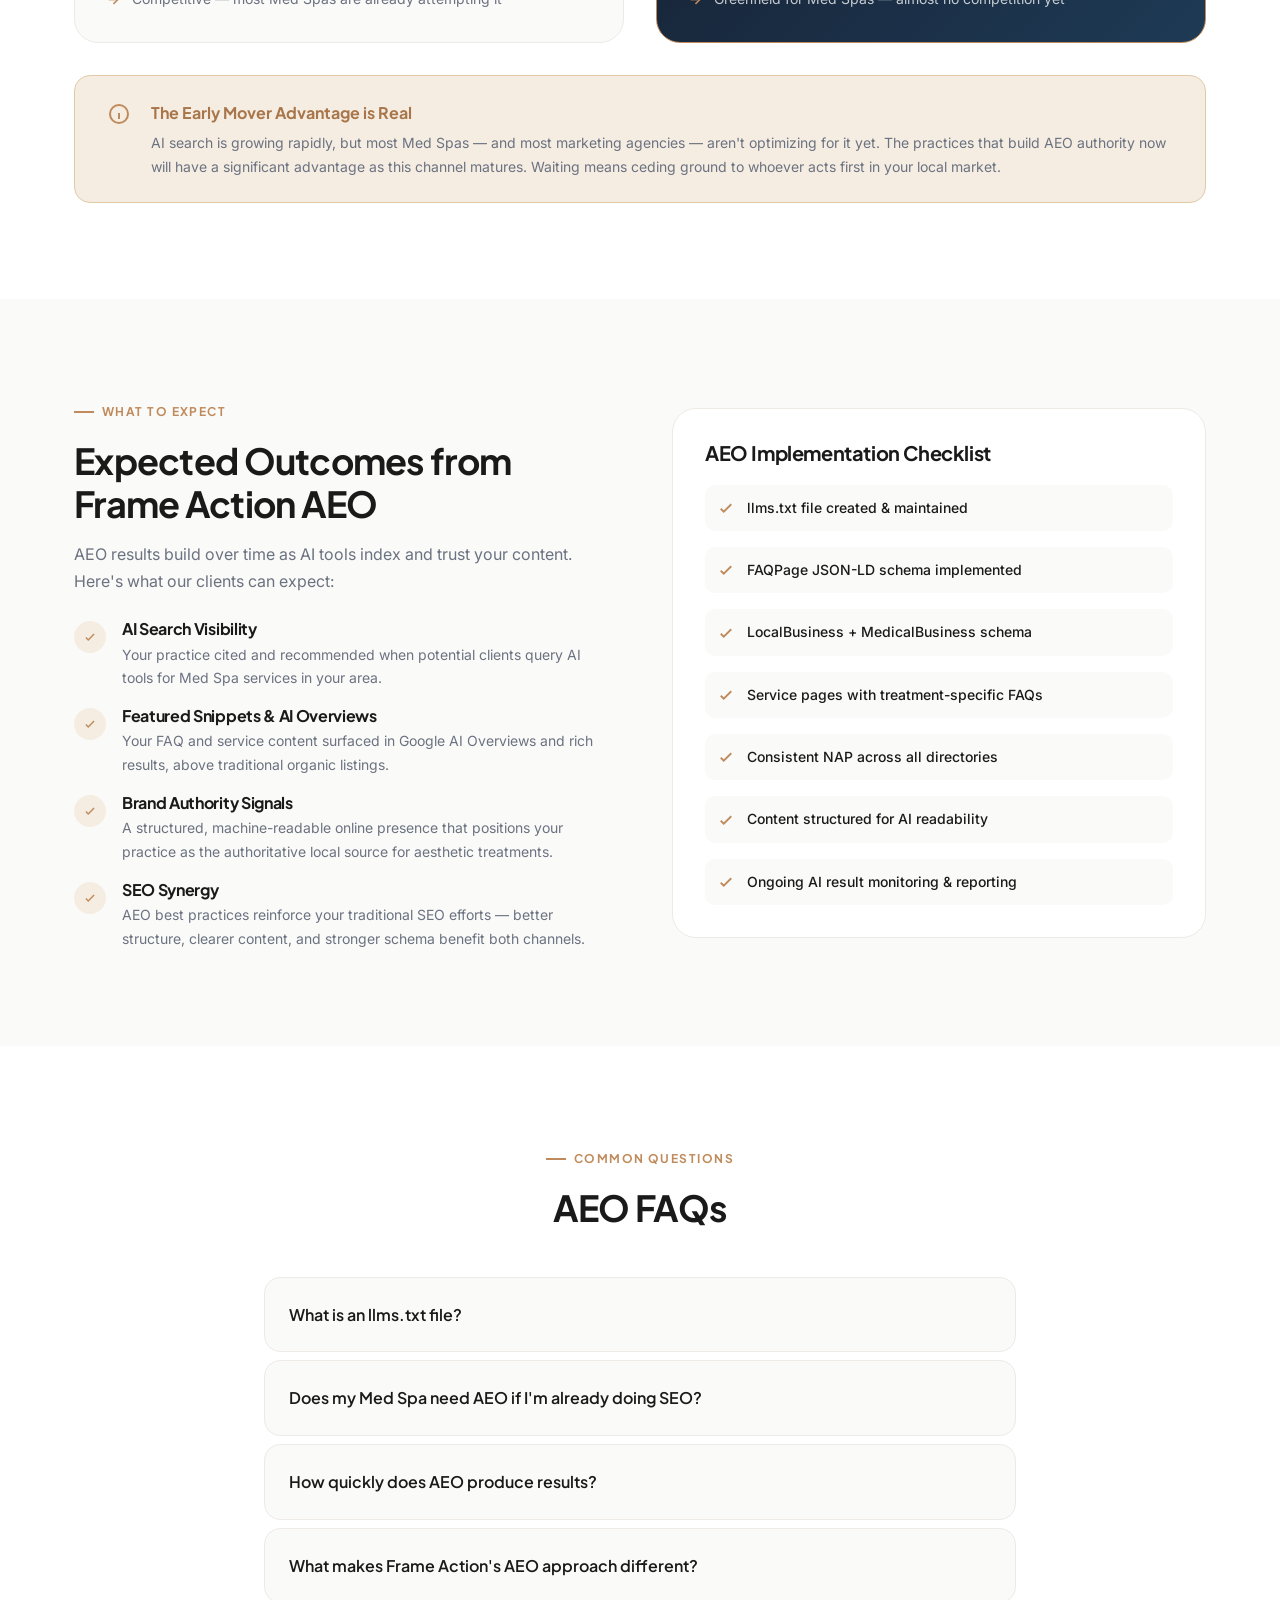
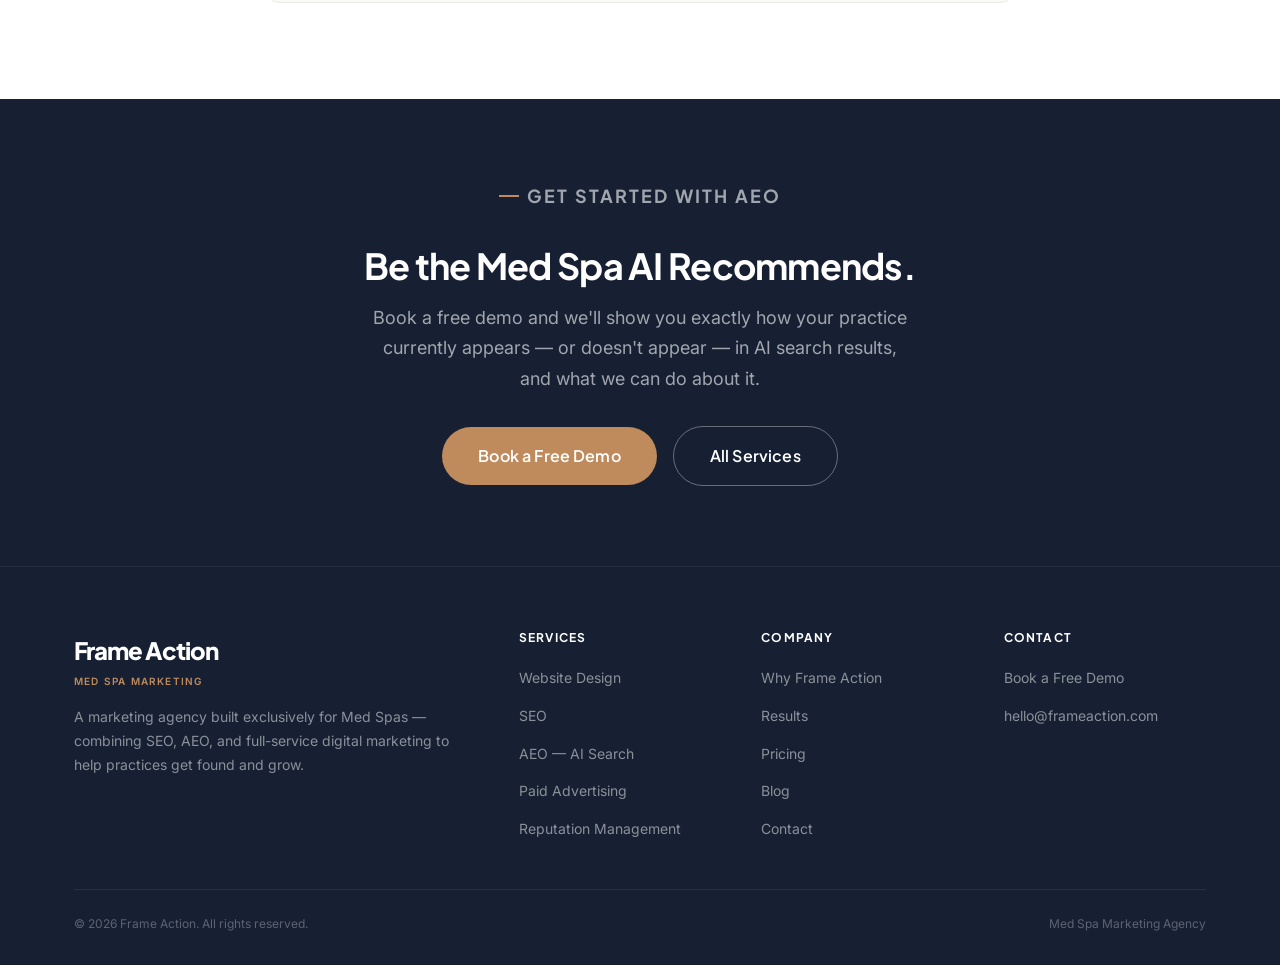
<file: services/aeo.html>
<!DOCTYPE html>
<html lang="en">
<head>
  <meta charset="UTF-8">
  <meta name="viewport" content="width=device-width, initial-scale=1.0">
  <title>AEO — Answer Engine Optimization for Med Spas | Frame Action</title>
  <meta name="description" content="Frame Action is a Med Spa marketing agency leading with Answer Engine Optimization (AEO). Get your practice found on ChatGPT, Perplexity, Google AI Overviews, and Bing Copilot.">
  <link rel="canonical" href="https://frameaction.com/services/aeo.html">
  <link rel="preconnect" href="https://fonts.googleapis.com">
  <link rel="preconnect" href="https://fonts.gstatic.com" crossorigin>
  <link href="https://fonts.googleapis.com/css2?family=Plus+Jakarta+Sans:wght@400;500;600;700;800&family=Inter:wght@400;500;600&display=swap" rel="stylesheet">
  <link rel="stylesheet" href="../assets/css/styles.css">
  <script type="application/ld+json">
  {
    "@context": "https://schema.org",
    "@type": "FAQPage",
    "mainEntity": [
      {
        "@type": "Question",
        "name": "What is Answer Engine Optimization (AEO) for Med Spas?",
        "acceptedAnswer": {
          "@type": "Answer",
          "text": "Answer Engine Optimization (AEO) is the practice of structuring a Med Spa's website content, technical setup, and online presence so that AI-powered tools — including ChatGPT, Perplexity, Google AI Overviews, and Bing Copilot — can read, understand, and cite the practice when users ask relevant questions. Unlike traditional SEO which optimizes for ranked blue links, AEO optimizes for AI-generated answers."
        }
      },
      {
        "@type": "Question",
        "name": "How does a Med Spa show up in ChatGPT results?",
        "acceptedAnswer": {
          "@type": "Answer",
          "text": "For a Med Spa to appear in ChatGPT results, the practice needs structured, authoritative web content that AI crawlers can parse and cite. This includes a well-structured website with clear service descriptions, an llms.txt file, FAQ schema markup, local business structured data, and consistent NAP (name, address, phone) information across all online directories. Frame Action implements all of these as part of its AEO service."
        }
      },
      {
        "@type": "Question",
        "name": "What is an llms.txt file and does my Med Spa need one?",
        "acceptedAnswer": {
          "@type": "Answer",
          "text": "An llms.txt file is a structured plain-text file placed in your website's root directory that provides AI language models with clear, organized information about your practice — including services, location, credentials, and contact information. It's analogous to robots.txt for search engines, but designed for AI models. Med Spas that implement llms.txt give AI tools a direct signal to cite them in relevant queries. Frame Action creates and maintains this file for every client."
        }
      },
      {
        "@type": "Question",
        "name": "Is AEO different from SEO?",
        "acceptedAnswer": {
          "@type": "Answer",
          "text": "Yes. Traditional SEO (Search Engine Optimization) focuses on ranking your website in Google's list of blue links. AEO (Answer Engine Optimization) focuses on appearing in AI-generated responses — the answers that ChatGPT, Perplexity, and Google AI Overviews provide directly to users' questions. Both are important, and Frame Action addresses both as part of an integrated strategy for Med Spas."
        }
      }
    ]
  }
  </script>
</head>
<body>

  <nav class="nav" id="nav">
    <div class="container nav__container">
      <a href="../" class="nav__logo">
        <span class="nav__logo-name">Frame Action</span>
      </a>
      <button class="nav__toggle" id="navToggle" aria-label="Toggle navigation" aria-expanded="false">
        <span></span><span></span><span></span>
      </button>
      <div class="nav__menu" id="navMenu">
        <ul class="nav__links">
          <li class="nav__item nav__item--dropdown">
            <a href="./" aria-haspopup="true">Services <svg width="12" height="12" viewBox="0 0 12 12" fill="none"><path d="M2.5 4.5l3.5 3 3.5-3" stroke="currentColor" stroke-width="1.5" stroke-linecap="round"/></svg></a>
            <div class="nav__dropdown">
              <div class="dropdown-label">Our Services</div>
              <a href="website-design.html"><svg viewBox="0 0 24 24" fill="none" stroke="currentColor" stroke-width="1.5"><rect x="2" y="3" width="20" height="14" rx="2"/><path d="M8 21h8M12 17v4"/></svg>Website Design</a>
              <a href="seo.html"><svg viewBox="0 0 24 24" fill="none" stroke="currentColor" stroke-width="1.5"><circle cx="11" cy="11" r="8"/><path d="M21 21l-4.35-4.35"/></svg>SEO</a>
              <a href="aeo.html"><svg viewBox="0 0 24 24" fill="none" stroke="currentColor" stroke-width="1.5"><path d="M12 2l2.4 7.4H22l-6.2 4.5 2.4 7.4L12 17l-6.2 4.3 2.4-7.4L2 9.4h7.6z"/></svg>AEO — AI Search</a>
              <a href="paid-advertising.html"><svg viewBox="0 0 24 24" fill="none" stroke="currentColor" stroke-width="1.5"><path d="M3 3h18v13H3z"/><path d="M8 21h8M12 16v5"/><polyline points="7 8 10 11 13 8 17 12" stroke="currentColor" stroke-width="1.5" fill="none" stroke-linecap="round"/></svg>Paid Advertising</a>
              <a href="reputation-management.html"><svg viewBox="0 0 24 24" fill="none" stroke="currentColor" stroke-width="1.5"><path d="M12 2l3.09 6.26L22 9.27l-5 4.87 1.18 6.88L12 17.77l-6.18 3.25L7 14.14 2 9.27l6.91-1.01L12 2z"/></svg>Reputation Management</a>
            </div>
          </li>
          <li class="nav__item"><a href="../why-frame-action.html">Why Us</a></li>
          <li class="nav__item"><a href="../results.html">Results</a></li>
          <li class="nav__item"><a href="../blog/">Blog</a></li>
          <li class="nav__item"><a href="../contact.html">Contact</a></li>
        </ul>
        <a href="../contact.html" class="btn btn--primary nav__cta">Book a Free Demo</a>
      </div>
    </div>
  </nav>

  <!-- HERO -->
  <section class="page-hero page-hero--dark">
    <div class="container">
      <div class="page-hero__breadcrumb"><a href="../">Home</a> <span>/</span> <a href="./">Services</a> <span>/</span> AEO</div>
      <p class="eyebrow" style="color:var(--accent)">Key Differentiator</p>
      <h1>Answer Engine Optimization</h1>
      <p>The future of search is AI. Frame Action builds Med Spa practices for the new era of AI-powered discovery — before your competitors know it's happening.</p>
      <div style="margin-top:var(--space-8);display:flex;gap:var(--space-4);flex-wrap:wrap">
        <a href="../contact.html" class="btn btn--primary btn--lg">Get AEO for My Practice</a>
        <a href="#what-is-aeo" class="btn btn--outline-white btn--lg">Learn How It Works &darr;</a>
      </div>
    </div>
  </section>

  <!-- WHAT IS AEO -->
  <section class="section" id="what-is-aeo">
    <div class="container">
      <div class="service-detail-grid">
        <div>
          <p class="eyebrow">The Shift in Search</p>
          <h2>The Way Clients Find Med Spas Has Changed</h2>
          <p style="margin-bottom:var(--space-6)">For years, Google's ten blue links were the gateway to new clients. That's changing fast. Today, a growing percentage of people are asking questions — and getting direct answers — from AI tools, never clicking a website at all.</p>
          <p style="margin-bottom:var(--space-6)">When someone types "best Botox near me" into ChatGPT or asks Perplexity "what Med Spas are highest-rated in [city]?" — they get a curated answer, often citing specific practices by name. The practices that show up are the ones that have been optimized for AI. The ones that don't are invisible, even if they've invested years in traditional SEO.</p>
          <p>Answer Engine Optimization (AEO) is the discipline of making your Med Spa discoverable and citable by AI-powered tools. It's the next frontier of local search — and the window to be an early mover is right now.</p>
        </div>
        <div class="aeo-visual-card">
          <div style="font-size:var(--text-xs);font-weight:700;text-transform:uppercase;letter-spacing:0.1em;color:rgba(255,255,255,0.4);margin-bottom:var(--space-5)">AI Search in Action</div>

          <div class="aeo-ai-result">
            <div class="aeo-ai-result__query">ChatGPT: "Best med spa for Botox in Chicago"</div>
            <div class="aeo-ai-result__answer">"For Botox in Chicago, <strong style="color:var(--white)">Glow Aesthetics Med Spa</strong> is frequently recommended — they specialize in natural results with experienced nurse injectors and offer complimentary consultations..."</div>
            <div class="aeo-ai-result__citation">
              <svg width="12" height="12" viewBox="0 0 24 24" fill="none" stroke="currentColor" stroke-width="2"><path d="M10 13a5 5 0 007.54.54l3-3a5 5 0 00-7.07-7.07l-1.72 1.71"/><path d="M14 11a5 5 0 00-7.54-.54l-3 3a5 5 0 007.07 7.07l1.71-1.71"/></svg>
              glowmedspachicago.com
            </div>
          </div>

          <div class="aeo-ai-result">
            <div class="aeo-ai-result__query">Perplexity: "Lip filler near me with good reviews"</div>
            <div class="aeo-ai-result__answer">"Based on patient reviews and local reputation, <strong style="color:var(--white)">Revive Aesthetics</strong> is highly rated for lip filler treatments. Their team of certified injectors focuses on natural-looking enhancement..."</div>
            <div class="aeo-ai-result__citation">
              <svg width="12" height="12" viewBox="0 0 24 24" fill="none" stroke="currentColor" stroke-width="2"><path d="M10 13a5 5 0 007.54.54l3-3a5 5 0 00-7.07-7.07l-1.72 1.71"/><path d="M14 11a5 5 0 00-7.54-.54l-3 3a5 5 0 007.07 7.07l1.71-1.71"/></svg>
              reviveaestheticsmed.com
            </div>
          </div>

          <p style="font-size:var(--text-xs);color:rgba(255,255,255,0.35);text-align:center;margin-top:var(--space-4)">Frame Action gets your Med Spa into these answers</p>
        </div>
      </div>
    </div>
  </section>

  <!-- HOW IT WORKS -->
  <section class="section section--soft">
    <div class="container">
      <div class="section-header--center">
        <p class="eyebrow">How AEO Works</p>
        <h2>What Frame Action Does to Get You Cited by AI</h2>
        <p>AEO isn't a single tactic — it's a set of technical and content practices that make your practice readable, trustworthy, and citable by AI models. Here's exactly what we implement.</p>
      </div>
      <div class="process-steps">
        <div class="process-step">
          <div class="process-step__number">1</div>
          <div>
            <h4>llms.txt Implementation</h4>
            <p>We create and maintain a structured <code style="background:var(--bg-soft);padding:1px 6px;border-radius:4px;font-size:0.8em">llms.txt</code> file on your website — the emerging standard that gives AI tools a direct, structured read of your practice: services offered, credentials, location, hours, and contact information. Think of it as your practice's business card for AI models, following the <a href="https://llmstxt.org" target="_blank" rel="noopener" style="color:var(--accent)">llmstxt.org</a> specification.</p>
          </div>
        </div>
        <div class="process-step">
          <div class="process-step__number">2</div>
          <div>
            <h4>Structured Data &amp; Schema Markup</h4>
            <p>We implement comprehensive JSON-LD structured data including <code style="background:var(--bg-soft);padding:1px 6px;border-radius:4px;font-size:0.8em">MedicalBusiness</code>, <code style="background:var(--bg-soft);padding:1px 6px;border-radius:4px;font-size:0.8em">LocalBusiness</code>, <code style="background:var(--bg-soft);padding:1px 6px;border-radius:4px;font-size:0.8em">FAQPage</code>, and <code style="background:var(--bg-soft);padding:1px 6px;border-radius:4px;font-size:0.8em">Service</code> schemas. This machine-readable data helps AI tools understand your practice with precision — not guesswork.</p>
          </div>
        </div>
        <div class="process-step">
          <div class="process-step__number">3</div>
          <div>
            <h4>FAQ Content Optimization</h4>
            <p>We write and structure FAQ content — "What is Botox?", "How long does filler last?", "What should I expect during a laser treatment?" — formatted so AI tools can directly cite your practice when answering these questions. This is one of the highest-leverage AEO tactics for Med Spas.</p>
          </div>
        </div>
        <div class="process-step">
          <div class="process-step__number">4</div>
          <div>
            <h4>Content Architecture for AI Readability</h4>
            <p>AI models reward clear, authoritative, well-organized content. We audit and restructure your website content to use plain-language service descriptions, clear headings, concise answers to patient questions, and consistent entity language (your practice name, location, treatments) that AI can match to queries.</p>
          </div>
        </div>
        <div class="process-step">
          <div class="process-step__number">5</div>
          <div>
            <h4>Citation Building &amp; Authority Signals</h4>
            <p>AI tools pull from multiple sources — your website, Google Business Profile, Yelp, Healthgrades, and news mentions. We ensure your practice has consistent, authoritative citations across these sources, creating multiple pathways for AI tools to discover and recommend you.</p>
          </div>
        </div>
        <div class="process-step">
          <div class="process-step__number">6</div>
          <div>
            <h4>Ongoing AEO Monitoring</h4>
            <p>We monitor your practice's appearances in AI-generated results over time, testing queries relevant to your treatments and location. As AI platforms evolve, our AEO strategy evolves with them — ensuring you maintain your visibility advantage as this space matures.</p>
          </div>
        </div>
      </div>
    </div>
  </section>

  <!-- AEO vs SEO -->
  <section class="section">
    <div class="container">
      <div class="section-header--center">
        <p class="eyebrow">AEO vs. SEO</p>
        <h2>Why You Need Both — and Why AEO Can't Wait</h2>
        <p>Traditional SEO and AEO serve different search behaviors. A complete Med Spa marketing strategy requires both.</p>
      </div>
      <div style="display:grid;grid-template-columns:1fr 1fr;gap:var(--space-8)">
        <div style="background:var(--bg);border-radius:var(--radius-xl);padding:var(--space-8);border:1px solid var(--border-light)">
          <h3 style="font-size:var(--text-xl);margin-bottom:var(--space-2)">Traditional SEO</h3>
          <p class="eyebrow" style="margin-bottom:var(--space-5)">Optimizes for ranked blue links</p>
          <ul style="display:flex;flex-direction:column;gap:var(--space-3)">
            <li style="display:flex;gap:var(--space-3);align-items:flex-start;font-size:var(--text-sm);color:var(--text-muted)"><span style="color:var(--accent);font-weight:700;flex-shrink:0">→</span> User searches Google, sees a list of links, clicks through</li>
            <li style="display:flex;gap:var(--space-3);align-items:flex-start;font-size:var(--text-sm);color:var(--text-muted)"><span style="color:var(--accent);font-weight:700;flex-shrink:0">→</span> Success = ranking in top 3 positions for key terms</li>
            <li style="display:flex;gap:var(--space-3);align-items:flex-start;font-size:var(--text-sm);color:var(--text-muted)"><span style="color:var(--accent);font-weight:700;flex-shrink:0">→</span> Well-established, mature best practices</li>
            <li style="display:flex;gap:var(--space-3);align-items:flex-start;font-size:var(--text-sm);color:var(--text-muted)"><span style="color:var(--accent);font-weight:700;flex-shrink:0">→</span> Competitive — most Med Spas are already attempting it</li>
          </ul>
        </div>
        <div style="background:linear-gradient(135deg,var(--dark) 0%,#1e3a55 100%);border-radius:var(--radius-xl);padding:var(--space-8);border:1px solid var(--accent)">
          <h3 style="font-size:var(--text-xl);margin-bottom:var(--space-2);color:var(--white)">AEO (Answer Engine Optimization)</h3>
          <p class="eyebrow" style="margin-bottom:var(--space-5)">Optimizes for AI-generated answers</p>
          <ul style="display:flex;flex-direction:column;gap:var(--space-3)">
            <li style="display:flex;gap:var(--space-3);align-items:flex-start;font-size:var(--text-sm);color:rgba(255,255,255,0.75)"><span style="color:var(--accent);font-weight:700;flex-shrink:0">→</span> User asks an AI assistant; AI answers directly, citing sources</li>
            <li style="display:flex;gap:var(--space-3);align-items:flex-start;font-size:var(--text-sm);color:rgba(255,255,255,0.75)"><span style="color:var(--accent);font-weight:700;flex-shrink:0">→</span> Success = being cited or recommended in AI responses</li>
            <li style="display:flex;gap:var(--space-3);align-items:flex-start;font-size:var(--text-sm);color:rgba(255,255,255,0.75)"><span style="color:var(--accent);font-weight:700;flex-shrink:0">→</span> Emerging — best practices still forming, early movers win</li>
            <li style="display:flex;gap:var(--space-3);align-items:flex-start;font-size:var(--text-sm);color:rgba(255,255,255,0.75)"><span style="color:var(--accent);font-weight:700;flex-shrink:0">→</span> Greenfield for Med Spas — almost no competition yet</li>
          </ul>
        </div>
      </div>
      <div style="background:var(--accent-light);border-radius:var(--radius-lg);padding:var(--space-6) var(--space-8);margin-top:var(--space-8);border:1px solid var(--accent-border);display:flex;gap:var(--space-5);align-items:flex-start">
        <svg width="24" height="24" viewBox="0 0 24 24" fill="none" stroke="var(--accent)" stroke-width="2" style="flex-shrink:0;margin-top:2px"><path d="M13 16h-1v-4h-1m1-4h.01M21 12a9 9 0 11-18 0 9 9 0 0118 0z"/></svg>
        <div>
          <strong style="font-family:var(--font-heading);font-size:var(--text-base);color:var(--accent-hover)">The Early Mover Advantage is Real</strong>
          <p style="margin-top:var(--space-1);font-size:var(--text-sm)">AI search is growing rapidly, but most Med Spas — and most marketing agencies — aren't optimizing for it yet. The practices that build AEO authority now will have a significant advantage as this channel matures. Waiting means ceding ground to whoever acts first in your local market.</p>
        </div>
      </div>
    </div>
  </section>

  <!-- OUTCOMES -->
  <section class="section section--soft">
    <div class="container">
      <div class="service-detail-grid">
        <div>
          <p class="eyebrow">What to Expect</p>
          <h2>Expected Outcomes from Frame Action AEO</h2>
          <p style="margin-bottom:var(--space-6)">AEO results build over time as AI tools index and trust your content. Here's what our clients can expect:</p>
          <div class="outcome-list">
            <div class="outcome-item">
              <div class="outcome-item__icon">
                <svg viewBox="0 0 24 24" fill="none" stroke="currentColor" stroke-width="2.5"><path d="M5 13l4 4L19 7"/></svg>
              </div>
              <div>
                <h4>AI Search Visibility</h4>
                <p>Your practice cited and recommended when potential clients query AI tools for Med Spa services in your area.</p>
              </div>
            </div>
            <div class="outcome-item">
              <div class="outcome-item__icon">
                <svg viewBox="0 0 24 24" fill="none" stroke="currentColor" stroke-width="2.5"><path d="M5 13l4 4L19 7"/></svg>
              </div>
              <div>
                <h4>Featured Snippets &amp; AI Overviews</h4>
                <p>Your FAQ and service content surfaced in Google AI Overviews and rich results, above traditional organic listings.</p>
              </div>
            </div>
            <div class="outcome-item">
              <div class="outcome-item__icon">
                <svg viewBox="0 0 24 24" fill="none" stroke="currentColor" stroke-width="2.5"><path d="M5 13l4 4L19 7"/></svg>
              </div>
              <div>
                <h4>Brand Authority Signals</h4>
                <p>A structured, machine-readable online presence that positions your practice as the authoritative local source for aesthetic treatments.</p>
              </div>
            </div>
            <div class="outcome-item">
              <div class="outcome-item__icon">
                <svg viewBox="0 0 24 24" fill="none" stroke="currentColor" stroke-width="2.5"><path d="M5 13l4 4L19 7"/></svg>
              </div>
              <div>
                <h4>SEO Synergy</h4>
                <p>AEO best practices reinforce your traditional SEO efforts — better structure, clearer content, and stronger schema benefit both channels.</p>
              </div>
            </div>
          </div>
        </div>
        <div>
          <div style="background:var(--white);border-radius:var(--radius-xl);padding:var(--space-8);border:1px solid var(--border-light)">
            <h3 style="font-size:var(--text-xl);margin-bottom:var(--space-5)">AEO Implementation Checklist</h3>
            <div style="display:flex;flex-direction:column;gap:var(--space-4)">
              <div style="display:flex;gap:var(--space-3);align-items:center;padding:var(--space-3);background:var(--bg);border-radius:var(--radius)">
                <svg width="18" height="18" viewBox="0 0 24 24" fill="none" stroke="var(--accent)" stroke-width="2.5"><path d="M5 13l4 4L19 7"/></svg>
                <span style="font-size:var(--text-sm);font-weight:500">llms.txt file created &amp; maintained</span>
              </div>
              <div style="display:flex;gap:var(--space-3);align-items:center;padding:var(--space-3);background:var(--bg);border-radius:var(--radius)">
                <svg width="18" height="18" viewBox="0 0 24 24" fill="none" stroke="var(--accent)" stroke-width="2.5"><path d="M5 13l4 4L19 7"/></svg>
                <span style="font-size:var(--text-sm);font-weight:500">FAQPage JSON-LD schema implemented</span>
              </div>
              <div style="display:flex;gap:var(--space-3);align-items:center;padding:var(--space-3);background:var(--bg);border-radius:var(--radius)">
                <svg width="18" height="18" viewBox="0 0 24 24" fill="none" stroke="var(--accent)" stroke-width="2.5"><path d="M5 13l4 4L19 7"/></svg>
                <span style="font-size:var(--text-sm);font-weight:500">LocalBusiness + MedicalBusiness schema</span>
              </div>
              <div style="display:flex;gap:var(--space-3);align-items:center;padding:var(--space-3);background:var(--bg);border-radius:var(--radius)">
                <svg width="18" height="18" viewBox="0 0 24 24" fill="none" stroke="var(--accent)" stroke-width="2.5"><path d="M5 13l4 4L19 7"/></svg>
                <span style="font-size:var(--text-sm);font-weight:500">Service pages with treatment-specific FAQs</span>
              </div>
              <div style="display:flex;gap:var(--space-3);align-items:center;padding:var(--space-3);background:var(--bg);border-radius:var(--radius)">
                <svg width="18" height="18" viewBox="0 0 24 24" fill="none" stroke="var(--accent)" stroke-width="2.5"><path d="M5 13l4 4L19 7"/></svg>
                <span style="font-size:var(--text-sm);font-weight:500">Consistent NAP across all directories</span>
              </div>
              <div style="display:flex;gap:var(--space-3);align-items:center;padding:var(--space-3);background:var(--bg);border-radius:var(--radius)">
                <svg width="18" height="18" viewBox="0 0 24 24" fill="none" stroke="var(--accent)" stroke-width="2.5"><path d="M5 13l4 4L19 7"/></svg>
                <span style="font-size:var(--text-sm);font-weight:500">Content structured for AI readability</span>
              </div>
              <div style="display:flex;gap:var(--space-3);align-items:center;padding:var(--space-3);background:var(--bg);border-radius:var(--radius)">
                <svg width="18" height="18" viewBox="0 0 24 24" fill="none" stroke="var(--accent)" stroke-width="2.5"><path d="M5 13l4 4L19 7"/></svg>
                <span style="font-size:var(--text-sm);font-weight:500">Ongoing AI result monitoring &amp; reporting</span>
              </div>
            </div>
          </div>
        </div>
      </div>
    </div>
  </section>

  <!-- FAQ -->
  <section class="section">
    <div class="container container--narrow">
      <div class="section-header--center">
        <p class="eyebrow">Common Questions</p>
        <h2>AEO FAQs</h2>
      </div>
      <div style="display:flex;flex-direction:column;gap:var(--space-2)">
        <details style="background:var(--bg);border-radius:var(--radius-lg);padding:var(--space-6);border:1px solid var(--border-light)">
          <summary style="font-family:var(--font-heading);font-weight:600;font-size:var(--text-base);cursor:pointer;list-style:none">What is an llms.txt file?</summary>
          <p style="margin-top:var(--space-4);font-size:var(--text-sm)">An <code style="background:var(--bg-soft);padding:1px 6px;border-radius:4px">llms.txt</code> file is a structured plain-text document placed at your website's root that gives AI language models a clear, organized summary of your practice — services, location, credentials, and contact info. It's similar in concept to <code style="background:var(--bg-soft);padding:1px 6px;border-radius:4px">robots.txt</code>, but designed for AI models rather than search crawlers. The standard is defined at <a href="https://llmstxt.org" target="_blank" rel="noopener" style="color:var(--accent)">llmstxt.org</a>.</p>
        </details>
        <details style="background:var(--bg);border-radius:var(--radius-lg);padding:var(--space-6);border:1px solid var(--border-light)">
          <summary style="font-family:var(--font-heading);font-weight:600;font-size:var(--text-base);cursor:pointer;list-style:none">Does my Med Spa need AEO if I'm already doing SEO?</summary>
          <p style="margin-top:var(--space-4);font-size:var(--text-sm)">Yes. SEO and AEO serve different search behaviors and different client journeys. Traditional SEO gets you found in Google's blue links. AEO gets you recommended when a potential client asks an AI assistant for help. Both channels are growing, and ignoring AEO means ceding ground in a rapidly expanding discovery channel.</p>
        </details>
        <details style="background:var(--bg);border-radius:var(--radius-lg);padding:var(--space-6);border:1px solid var(--border-light)">
          <summary style="font-family:var(--font-heading);font-weight:600;font-size:var(--text-base);cursor:pointer;list-style:none">How quickly does AEO produce results?</summary>
          <p style="margin-top:var(--space-4);font-size:var(--text-sm)">AEO results develop over weeks to months as AI models index your content and build trust signals. Technical implementations (llms.txt, schema) take effect quickly, while content authority builds over time. Unlike paid ads, AEO results compound — the earlier you start, the stronger your position becomes.</p>
        </details>
        <details style="background:var(--bg);border-radius:var(--radius-lg);padding:var(--space-6);border:1px solid var(--border-light)">
          <summary style="font-family:var(--font-heading);font-weight:600;font-size:var(--text-base);cursor:pointer;list-style:none">What makes Frame Action's AEO approach different?</summary>
          <p style="margin-top:var(--space-4);font-size:var(--text-sm)">AEO is a growing service, and we're not the only agency offering it — but we've built our entire agency model around it from day one. It's not a bolt-on. We focus exclusively on Med Spas, which means our content strategy, schema implementation, and AI-citation work is tailored to aesthetic medicine rather than generic healthcare. That specialization is what gives our clients a real edge.</p>
        </details>
      </div>
    </div>
  </section>

  <section class="cta-banner">
    <div class="container">
      <p class="eyebrow" style="justify-content:center">Get Started with AEO</p>
      <h2>Be the Med Spa AI Recommends.</h2>
      <p>Book a free demo and we'll show you exactly how your practice currently appears — or doesn't appear — in AI search results, and what we can do about it.</p>
      <div class="cta-banner-btns">
        <a href="../contact.html" class="btn btn--primary btn--lg">Book a Free Demo</a>
        <a href="./" class="btn btn--outline-white btn--lg">All Services</a>
      </div>
    </div>
  </section>

  <footer class="footer">
    <div class="container">
      <div class="footer__grid">
        <div class="footer__brand">
          <span class="footer__brand-name">Frame Action</span>
          <span class="footer__brand-tag">Med Spa Marketing</span>
          <p>A marketing agency built exclusively for Med Spas — combining SEO, AEO, and full-service digital marketing to help practices get found and grow.</p>
        </div>
        <div class="footer__col">
          <h4>Services</h4>
          <ul>
            <li><a href="website-design.html">Website Design</a></li>
            <li><a href="seo.html">SEO</a></li>
            <li><a href="aeo.html">AEO — AI Search</a></li>
            <li><a href="paid-advertising.html">Paid Advertising</a></li>
            <li><a href="reputation-management.html">Reputation Management</a></li>
          </ul>
        </div>
        <div class="footer__col">
          <h4>Company</h4>
          <ul>
            <li><a href="../why-frame-action.html">Why Frame Action</a></li>
            <li><a href="../results.html">Results</a></li>
            <li><a href="../pricing.html">Pricing</a></li>
            <li><a href="../blog/">Blog</a></li>
            <li><a href="../contact.html">Contact</a></li>
          </ul>
        </div>
        <div class="footer__col">
          <h4>Contact</h4>
          <ul>
            <li><a href="../contact.html">Book a Free Demo</a></li>
            <li><a href="mailto:hello@frameaction.com">hello@frameaction.com</a></li>
          </ul>
        </div>
      </div>
      <div class="footer__bottom">
        <span>&copy; 2026 Frame Action. All rights reserved.</span>
        <span>Med Spa Marketing Agency</span>
      </div>
    </div>
  </footer>

  <script src="../assets/js/main.js"></script>
</body>
</html>
</file>
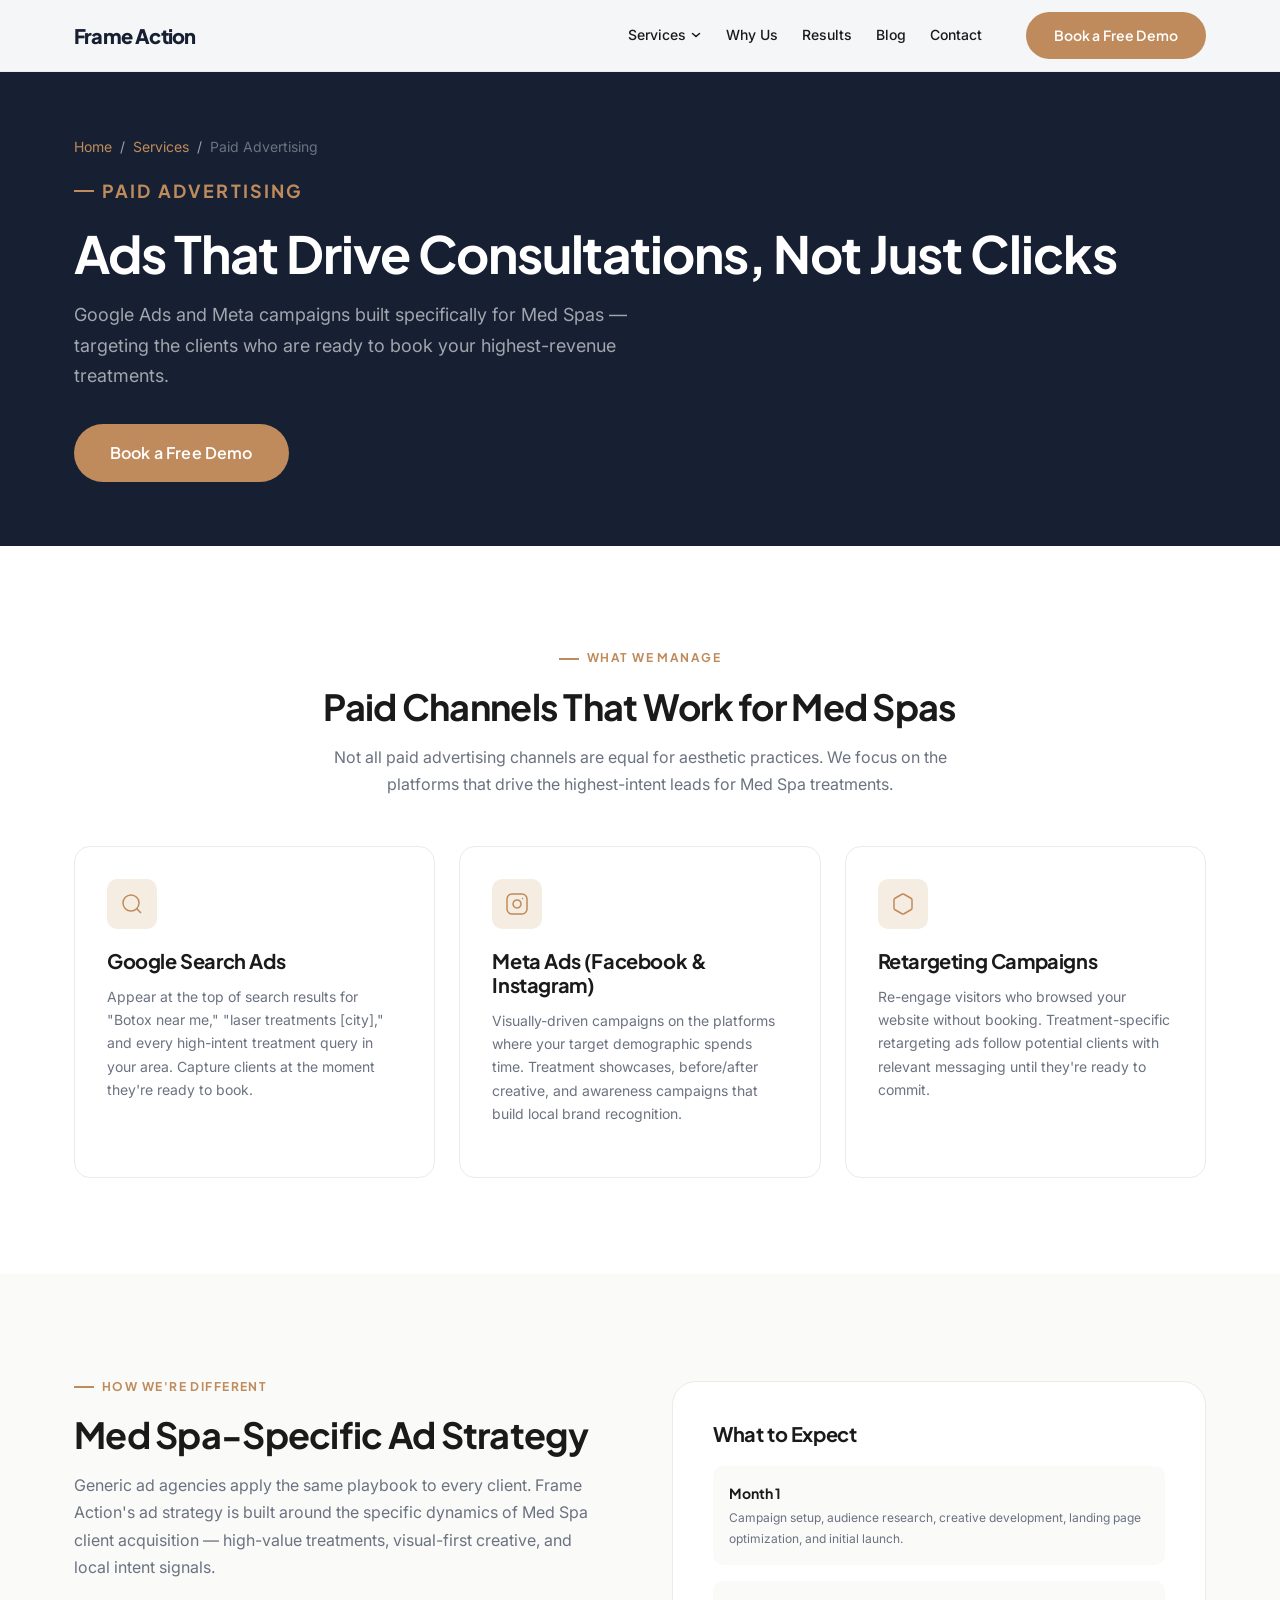
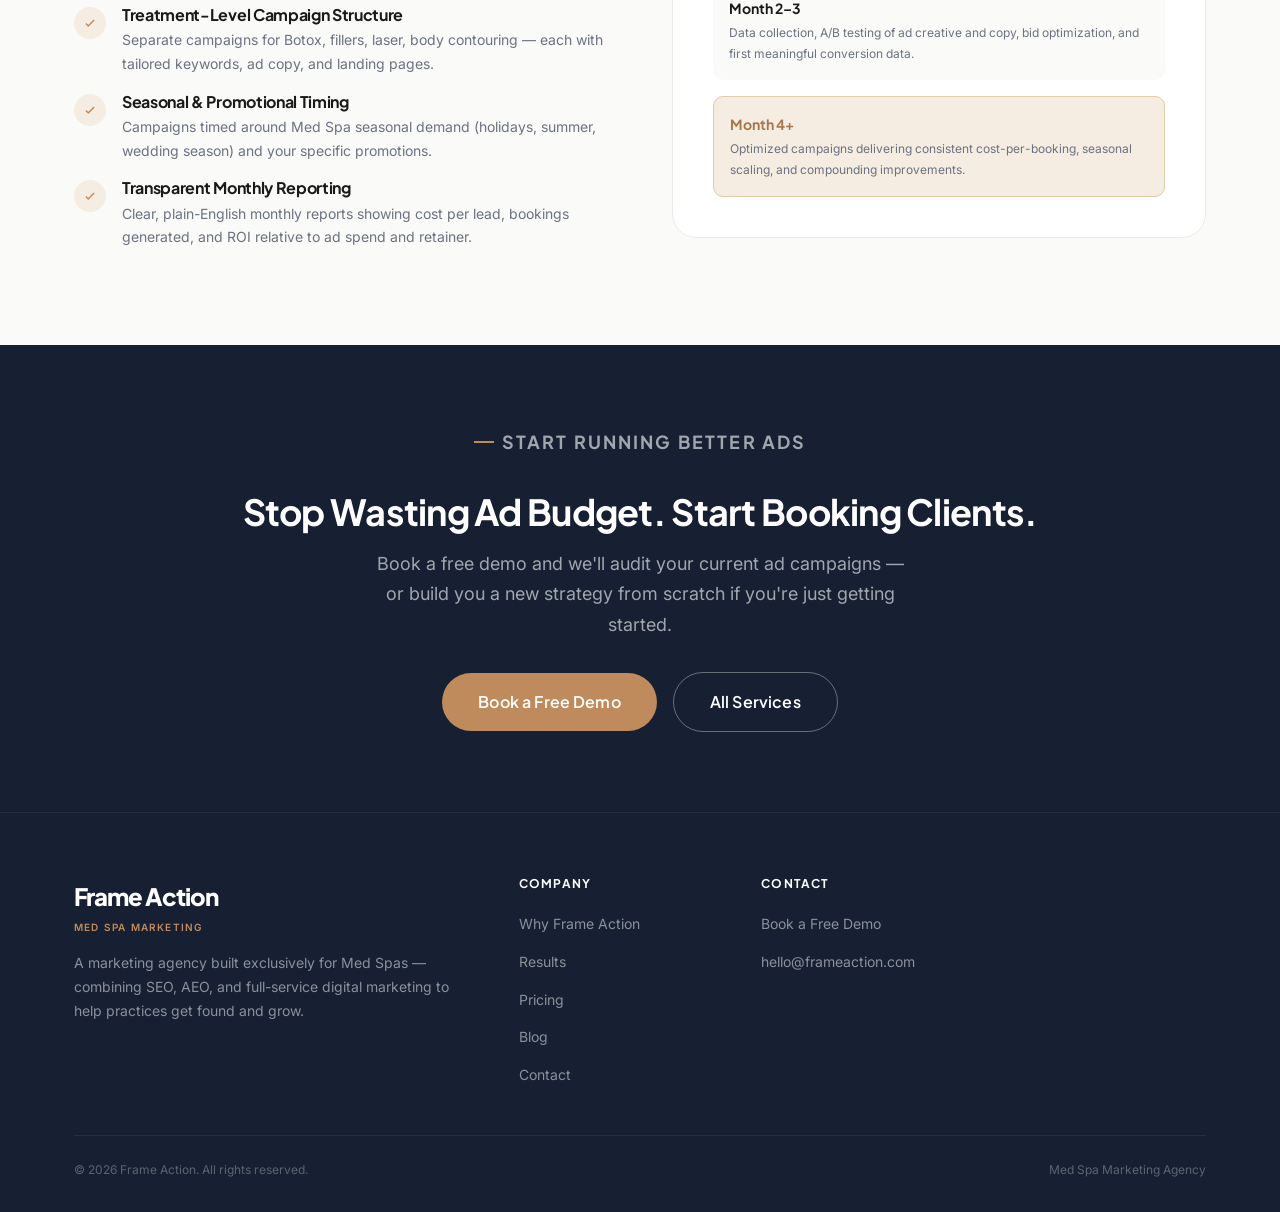
<file: services/paid-advertising.html>
<!DOCTYPE html>
<html lang="en">
<head>
  <meta charset="UTF-8">
  <meta name="viewport" content="width=device-width, initial-scale=1.0">
  <title>Med Spa Paid Advertising — Google & Meta Ads | Frame Action</title>
  <meta name="description" content="Frame Action manages Google Ads and Meta Ads campaigns built specifically for Med Spas. Performance tracking, retargeting, and monthly ROI reporting.">
  <link rel="canonical" href="https://frameaction.com/services/paid-advertising.html">
  <link rel="preconnect" href="https://fonts.googleapis.com">
  <link rel="preconnect" href="https://fonts.gstatic.com" crossorigin>
  <link href="https://fonts.googleapis.com/css2?family=Plus+Jakarta+Sans:wght@400;500;600;700;800&family=Inter:wght@400;500;600&display=swap" rel="stylesheet">
  <link rel="stylesheet" href="../assets/css/styles.css">
</head>
<body>
  <nav class="nav" id="nav">
    <div class="container nav__container">
      <a href="../" class="nav__logo">
        <span class="nav__logo-name">Frame Action</span>
      </a>
      <button class="nav__toggle" id="navToggle" aria-label="Toggle navigation" aria-expanded="false"><span></span><span></span><span></span></button>
      <div class="nav__menu" id="navMenu">
        <ul class="nav__links">
          <li class="nav__item nav__item--dropdown">
            <a href="./" aria-haspopup="true">Services <svg width="12" height="12" viewBox="0 0 12 12" fill="none"><path d="M2.5 4.5l3.5 3 3.5-3" stroke="currentColor" stroke-width="1.5" stroke-linecap="round"/></svg></a>
            <div class="nav__dropdown">
              <div class="dropdown-label">Our Services</div>
              <a href="website-design.html"><svg viewBox="0 0 24 24" fill="none" stroke="currentColor" stroke-width="1.5"><rect x="2" y="3" width="20" height="14" rx="2"/><path d="M8 21h8M12 17v4"/></svg>Website Design</a>
              <a href="seo.html"><svg viewBox="0 0 24 24" fill="none" stroke="currentColor" stroke-width="1.5"><circle cx="11" cy="11" r="8"/><path d="M21 21l-4.35-4.35"/></svg>SEO</a>
              <a href="aeo.html"><svg viewBox="0 0 24 24" fill="none" stroke="currentColor" stroke-width="1.5"><path d="M12 2l2.4 7.4H22l-6.2 4.5 2.4 7.4L12 17l-6.2 4.3 2.4-7.4L2 9.4h7.6z"/></svg>AEO — AI Search</a>
              <a href="paid-advertising.html"><svg viewBox="0 0 24 24" fill="none" stroke="currentColor" stroke-width="1.5"><path d="M3 3h18v13H3z"/><path d="M8 21h8M12 16v5"/><polyline points="7 8 10 11 13 8 17 12" stroke="currentColor" stroke-width="1.5" fill="none" stroke-linecap="round"/></svg>Paid Advertising</a>
              <a href="reputation-management.html"><svg viewBox="0 0 24 24" fill="none" stroke="currentColor" stroke-width="1.5"><path d="M12 2l3.09 6.26L22 9.27l-5 4.87 1.18 6.88L12 17.77l-6.18 3.25L7 14.14 2 9.27l6.91-1.01L12 2z"/></svg>Reputation Management</a>
            </div>
          </li>
          <li class="nav__item"><a href="../why-frame-action.html">Why Us</a></li>
          <li class="nav__item"><a href="../results.html">Results</a></li>
          <li class="nav__item"><a href="../blog/">Blog</a></li>
          <li class="nav__item"><a href="../contact.html">Contact</a></li>
        </ul>
        <a href="../contact.html" class="btn btn--primary nav__cta">Book a Free Demo</a>
      </div>
    </div>
  </nav>

  <section class="page-hero page-hero--dark">
    <div class="container">
      <div class="page-hero__breadcrumb"><a href="../">Home</a> <span>/</span> <a href="./">Services</a> <span>/</span> Paid Advertising</div>
      <p class="eyebrow" style="color:var(--accent)">Paid Advertising</p>
      <h1>Ads That Drive Consultations, Not Just Clicks</h1>
      <p>Google Ads and Meta campaigns built specifically for Med Spas — targeting the clients who are ready to book your highest-revenue treatments.</p>
      <div style="margin-top:var(--space-8)"><a href="../contact.html" class="btn btn--primary btn--lg">Book a Free Demo</a></div>
    </div>
  </section>

  <section class="section">
    <div class="container">
      <div class="section-header--center">
        <p class="eyebrow">What We Manage</p>
        <h2>Paid Channels That Work for Med Spas</h2>
        <p>Not all paid advertising channels are equal for aesthetic practices. We focus on the platforms that drive the highest-intent leads for Med Spa treatments.</p>
      </div>
      <div style="display:grid;grid-template-columns:repeat(3,1fr);gap:var(--space-6)">
        <div class="service-card">
          <div class="service-card__icon"><svg viewBox="0 0 24 24" fill="none" stroke="currentColor" stroke-width="1.5"><circle cx="11" cy="11" r="8"/><path d="M21 21l-4.35-4.35"/></svg></div>
          <h3>Google Search Ads</h3>
          <p>Appear at the top of search results for "Botox near me," "laser treatments [city]," and every high-intent treatment query in your area. Capture clients at the moment they're ready to book.</p>
        </div>
        <div class="service-card">
          <div class="service-card__icon"><svg viewBox="0 0 24 24" fill="none" stroke="currentColor" stroke-width="1.5"><rect x="2" y="2" width="20" height="20" rx="5"/><path d="M16 11.37A4 4 0 1112.63 8 4 4 0 0116 11.37z"/><line x1="17.5" y1="6.5" x2="17.51" y2="6.5" stroke-linecap="round"/></svg></div>
          <h3>Meta Ads (Facebook &amp; Instagram)</h3>
          <p>Visually-driven campaigns on the platforms where your target demographic spends time. Treatment showcases, before/after creative, and awareness campaigns that build local brand recognition.</p>
        </div>
        <div class="service-card">
          <div class="service-card__icon"><svg viewBox="0 0 24 24" fill="none" stroke="currentColor" stroke-width="1.5"><path d="M21 16V8a2 2 0 00-1-1.73l-7-4a2 2 0 00-2 0l-7 4A2 2 0 003 8v8a2 2 0 001 1.73l7 4a2 2 0 002 0l7-4A2 2 0 0021 16z"/></svg></div>
          <h3>Retargeting Campaigns</h3>
          <p>Re-engage visitors who browsed your website without booking. Treatment-specific retargeting ads follow potential clients with relevant messaging until they're ready to commit.</p>
        </div>
      </div>
    </div>
  </section>

  <section class="section section--soft">
    <div class="container">
      <div class="service-detail-grid">
        <div>
          <p class="eyebrow">How We're Different</p>
          <h2>Med Spa-Specific Ad Strategy</h2>
          <p style="margin-bottom:var(--space-5)">Generic ad agencies apply the same playbook to every client. Frame Action's ad strategy is built around the specific dynamics of Med Spa client acquisition — high-value treatments, visual-first creative, and local intent signals.</p>
          <div class="outcome-list">
            <div class="outcome-item">
              <div class="outcome-item__icon"><svg viewBox="0 0 24 24" fill="none" stroke="currentColor" stroke-width="2.5"><path d="M5 13l4 4L19 7"/></svg></div>
              <div><h4>Treatment-Level Campaign Structure</h4><p>Separate campaigns for Botox, fillers, laser, body contouring — each with tailored keywords, ad copy, and landing pages.</p></div>
            </div>
            <div class="outcome-item">
              <div class="outcome-item__icon"><svg viewBox="0 0 24 24" fill="none" stroke="currentColor" stroke-width="2.5"><path d="M5 13l4 4L19 7"/></svg></div>
              <div><h4>Seasonal &amp; Promotional Timing</h4><p>Campaigns timed around Med Spa seasonal demand (holidays, summer, wedding season) and your specific promotions.</p></div>
            </div>
            <div class="outcome-item">
              <div class="outcome-item__icon"><svg viewBox="0 0 24 24" fill="none" stroke="currentColor" stroke-width="2.5"><path d="M5 13l4 4L19 7"/></svg></div>
              <div><h4>Transparent Monthly Reporting</h4><p>Clear, plain-English monthly reports showing cost per lead, bookings generated, and ROI relative to ad spend and retainer.</p></div>
            </div>
          </div>
        </div>
        <div style="background:var(--white);border-radius:var(--radius-xl);padding:var(--space-10);border:1px solid var(--border-light)">
          <h3 style="font-size:var(--text-xl);margin-bottom:var(--space-5)">What to Expect</h3>
          <div style="display:flex;flex-direction:column;gap:var(--space-4)">
            <div style="background:var(--bg);border-radius:var(--radius);padding:var(--space-4)">
              <div style="font-weight:700;font-family:var(--font-heading);font-size:var(--text-sm);margin-bottom:4px">Month 1</div>
              <p style="font-size:var(--text-xs)">Campaign setup, audience research, creative development, landing page optimization, and initial launch.</p>
            </div>
            <div style="background:var(--bg);border-radius:var(--radius);padding:var(--space-4)">
              <div style="font-weight:700;font-family:var(--font-heading);font-size:var(--text-sm);margin-bottom:4px">Month 2–3</div>
              <p style="font-size:var(--text-xs)">Data collection, A/B testing of ad creative and copy, bid optimization, and first meaningful conversion data.</p>
            </div>
            <div style="background:var(--accent-light);border-radius:var(--radius);padding:var(--space-4);border:1px solid var(--accent-border)">
              <div style="font-weight:700;font-family:var(--font-heading);font-size:var(--text-sm);margin-bottom:4px;color:var(--accent-hover)">Month 4+</div>
              <p style="font-size:var(--text-xs)">Optimized campaigns delivering consistent cost-per-booking, seasonal scaling, and compounding improvements.</p>
            </div>
          </div>
        </div>
      </div>
    </div>
  </section>

  <section class="cta-banner">
    <div class="container">
      <p class="eyebrow" style="justify-content:center">Start Running Better Ads</p>
      <h2>Stop Wasting Ad Budget. Start Booking Clients.</h2>
      <p>Book a free demo and we'll audit your current ad campaigns — or build you a new strategy from scratch if you're just getting started.</p>
      <div class="cta-banner-btns">
        <a href="../contact.html" class="btn btn--primary btn--lg">Book a Free Demo</a>
        <a href="./" class="btn btn--outline-white btn--lg">All Services</a>
      </div>
    </div>
  </section>

  <footer class="footer">
    <div class="container">
      <div class="footer__grid">
        <div class="footer__brand"><span class="footer__brand-name">Frame Action</span><span class="footer__brand-tag">Med Spa Marketing</span><p>A marketing agency built exclusively for Med Spas — combining SEO, AEO, and full-service digital marketing to help practices get found and grow.</p></div>
        <div class="footer__col"><h4>Company</h4><ul><li><a href="../why-frame-action.html">Why Frame Action</a></li><li><a href="../results.html">Results</a></li><li><a href="../pricing.html">Pricing</a></li><li><a href="../blog/">Blog</a></li><li><a href="../contact.html">Contact</a></li></ul></div>
        <div class="footer__col"><h4>Contact</h4><ul><li><a href="../contact.html">Book a Free Demo</a></li><li><a href="mailto:hello@frameaction.com">hello@frameaction.com</a></li></ul></div>
      </div>
      <div class="footer__bottom"><span>&copy; 2026 Frame Action. All rights reserved.</span><span>Med Spa Marketing Agency</span></div>
    </div>
  </footer>
  <script src="../assets/js/main.js"></script>
</body>
</html>
</file>
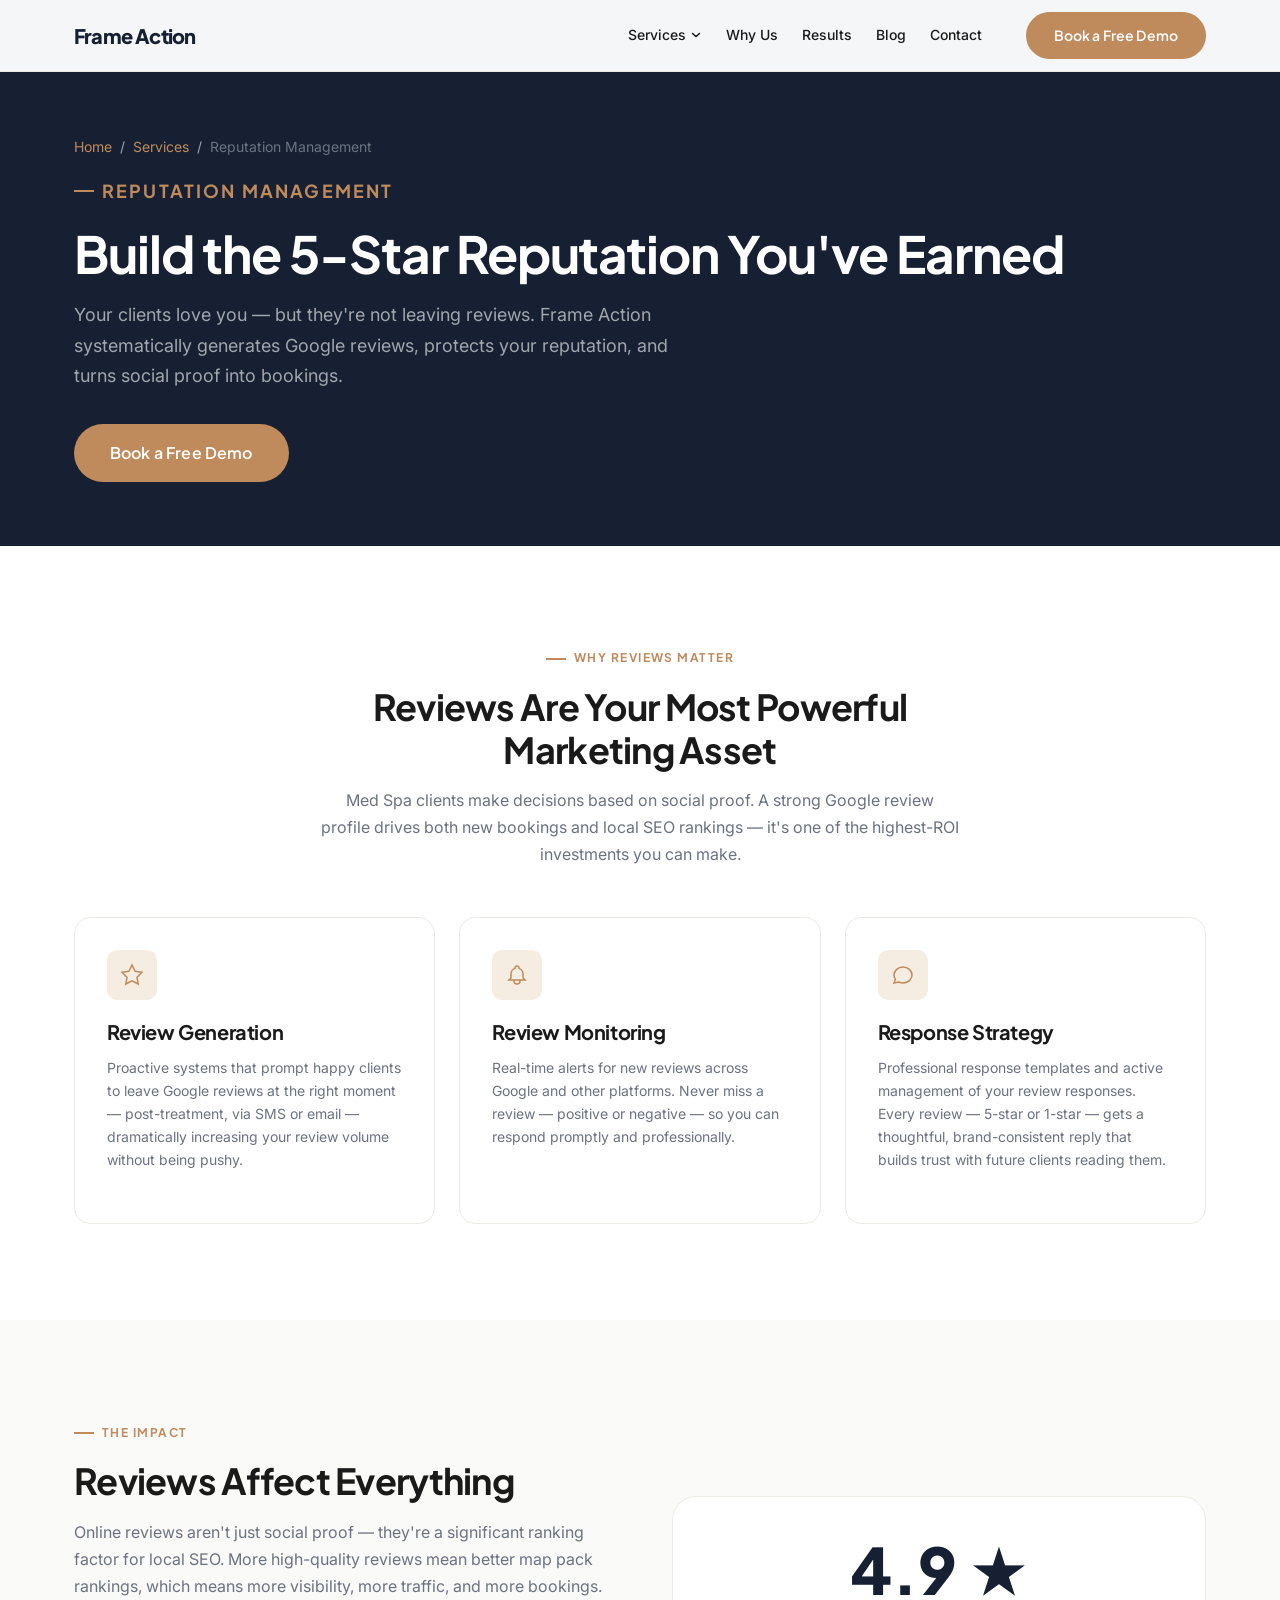
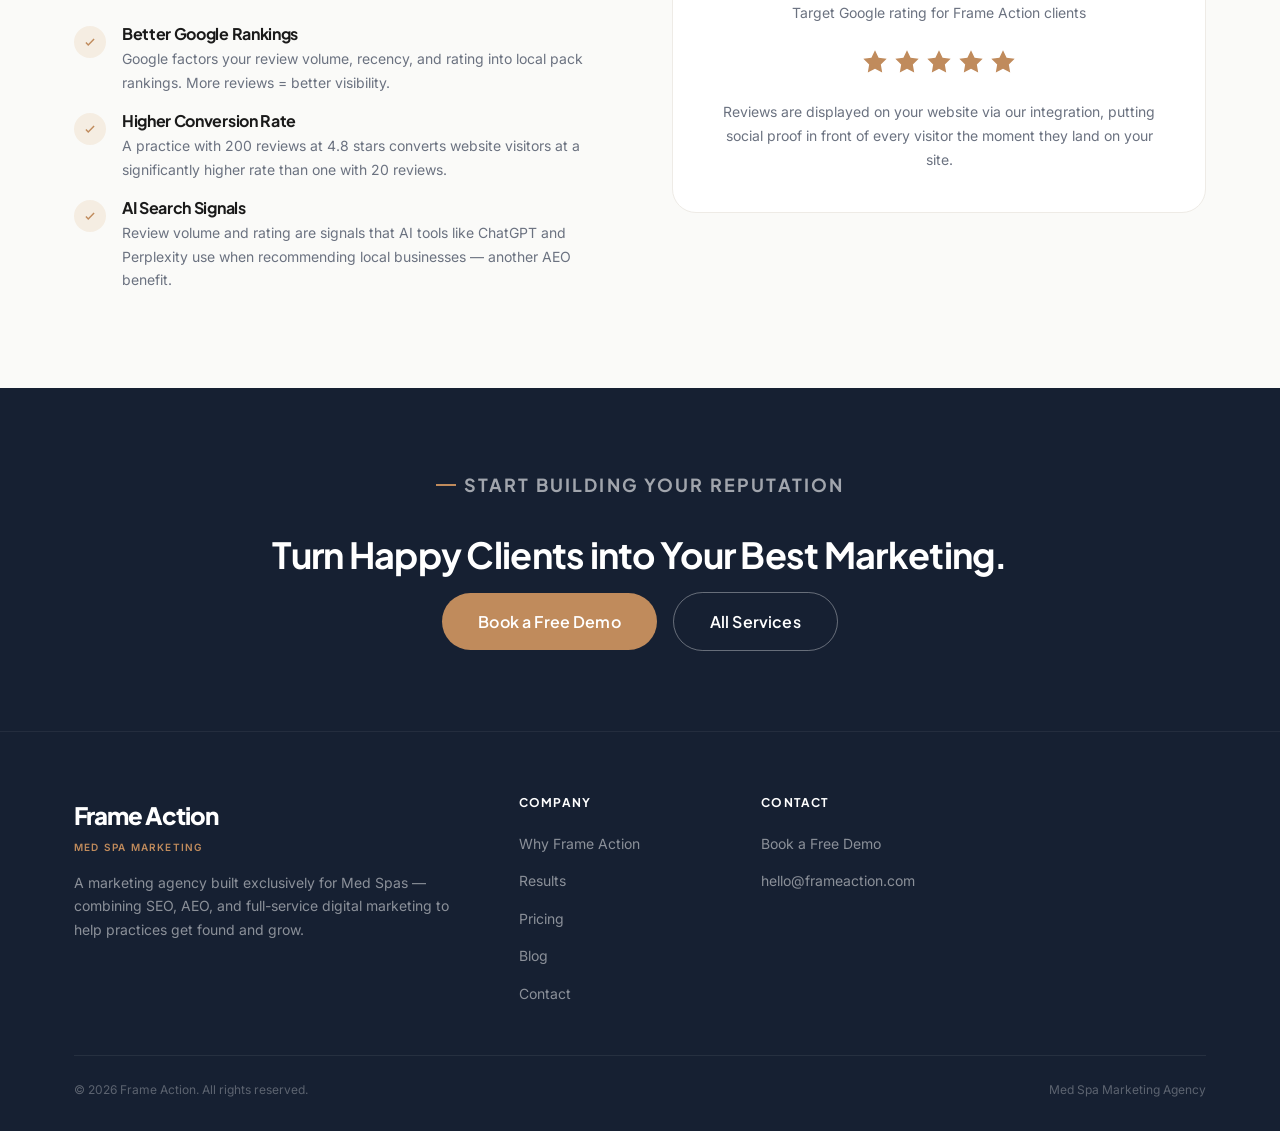
<file: services/reputation-management.html>
<!DOCTYPE html>
<html lang="en">
<head>
  <meta charset="UTF-8">
  <meta name="viewport" content="width=device-width, initial-scale=1.0">
  <title>Med Spa Reputation Management — Google Reviews | Frame Action</title>
  <meta name="description" content="Frame Action builds and protects Med Spa reputations with proactive Google review generation, monitoring, and strategic response management.">
  <link rel="canonical" href="https://frameaction.com/services/reputation-management.html">
  <link rel="preconnect" href="https://fonts.googleapis.com">
  <link rel="preconnect" href="https://fonts.gstatic.com" crossorigin>
  <link href="https://fonts.googleapis.com/css2?family=Plus+Jakarta+Sans:wght@400;500;600;700;800&family=Inter:wght@400;500;600&display=swap" rel="stylesheet">
  <link rel="stylesheet" href="../assets/css/styles.css">
</head>
<body>
  <nav class="nav" id="nav">
    <div class="container nav__container">
      <a href="../" class="nav__logo">
        <span class="nav__logo-name">Frame Action</span>
      </a>
      <button class="nav__toggle" id="navToggle" aria-label="Toggle navigation" aria-expanded="false"><span></span><span></span><span></span></button>
      <div class="nav__menu" id="navMenu">
        <ul class="nav__links">
          <li class="nav__item nav__item--dropdown">
            <a href="./" aria-haspopup="true">Services <svg width="12" height="12" viewBox="0 0 12 12" fill="none"><path d="M2.5 4.5l3.5 3 3.5-3" stroke="currentColor" stroke-width="1.5" stroke-linecap="round"/></svg></a>
            <div class="nav__dropdown">
              <div class="dropdown-label">Our Services</div>
              <a href="website-design.html"><svg viewBox="0 0 24 24" fill="none" stroke="currentColor" stroke-width="1.5"><rect x="2" y="3" width="20" height="14" rx="2"/><path d="M8 21h8M12 17v4"/></svg>Website Design</a>
              <a href="seo.html"><svg viewBox="0 0 24 24" fill="none" stroke="currentColor" stroke-width="1.5"><circle cx="11" cy="11" r="8"/><path d="M21 21l-4.35-4.35"/></svg>SEO</a>
              <a href="aeo.html"><svg viewBox="0 0 24 24" fill="none" stroke="currentColor" stroke-width="1.5"><path d="M12 2l2.4 7.4H22l-6.2 4.5 2.4 7.4L12 17l-6.2 4.3 2.4-7.4L2 9.4h7.6z"/></svg>AEO — AI Search</a>
              <a href="paid-advertising.html"><svg viewBox="0 0 24 24" fill="none" stroke="currentColor" stroke-width="1.5"><path d="M3 3h18v13H3z"/><path d="M8 21h8M12 16v5"/><polyline points="7 8 10 11 13 8 17 12" stroke="currentColor" stroke-width="1.5" fill="none" stroke-linecap="round"/></svg>Paid Advertising</a>
              <a href="reputation-management.html"><svg viewBox="0 0 24 24" fill="none" stroke="currentColor" stroke-width="1.5"><path d="M12 2l3.09 6.26L22 9.27l-5 4.87 1.18 6.88L12 17.77l-6.18 3.25L7 14.14 2 9.27l6.91-1.01L12 2z"/></svg>Reputation Management</a>
            </div>
          </li>
          <li class="nav__item"><a href="../why-frame-action.html">Why Us</a></li>
          <li class="nav__item"><a href="../results.html">Results</a></li>
          <li class="nav__item"><a href="../blog/">Blog</a></li>
          <li class="nav__item"><a href="../contact.html">Contact</a></li>
        </ul>
        <a href="../contact.html" class="btn btn--primary nav__cta">Book a Free Demo</a>
      </div>
    </div>
  </nav>

  <section class="page-hero page-hero--dark">
    <div class="container">
      <div class="page-hero__breadcrumb"><a href="../">Home</a> <span>/</span> <a href="./">Services</a> <span>/</span> Reputation Management</div>
      <p class="eyebrow" style="color:var(--accent)">Reputation Management</p>
      <h1>Build the 5-Star Reputation You've Earned</h1>
      <p>Your clients love you — but they're not leaving reviews. Frame Action systematically generates Google reviews, protects your reputation, and turns social proof into bookings.</p>
      <div style="margin-top:var(--space-8)"><a href="../contact.html" class="btn btn--primary btn--lg">Book a Free Demo</a></div>
    </div>
  </section>

  <section class="section">
    <div class="container">
      <div class="section-header--center">
        <p class="eyebrow">Why Reviews Matter</p>
        <h2>Reviews Are Your Most Powerful Marketing Asset</h2>
        <p>Med Spa clients make decisions based on social proof. A strong Google review profile drives both new bookings and local SEO rankings — it's one of the highest-ROI investments you can make.</p>
      </div>
      <div style="display:grid;grid-template-columns:repeat(3,1fr);gap:var(--space-6)">
        <div class="service-card">
          <div class="service-card__icon"><svg viewBox="0 0 24 24" fill="none" stroke="currentColor" stroke-width="1.5"><path d="M12 2l3.09 6.26L22 9.27l-5 4.87 1.18 6.88L12 17.77l-6.18 3.25L7 14.14 2 9.27l6.91-1.01L12 2z"/></svg></div>
          <h3>Review Generation</h3>
          <p>Proactive systems that prompt happy clients to leave Google reviews at the right moment — post-treatment, via SMS or email — dramatically increasing your review volume without being pushy.</p>
        </div>
        <div class="service-card">
          <div class="service-card__icon"><svg viewBox="0 0 24 24" fill="none" stroke="currentColor" stroke-width="1.5"><path d="M15 17h5l-1.405-1.405A2.032 2.032 0 0118 14.158V11a6.002 6.002 0 00-4-5.659V5a2 2 0 10-4 0v.341C7.67 6.165 6 8.388 6 11v3.159c0 .538-.214 1.055-.595 1.436L4 17h5m6 0v1a3 3 0 11-6 0v-1m6 0H9"/></svg></div>
          <h3>Review Monitoring</h3>
          <p>Real-time alerts for new reviews across Google and other platforms. Never miss a review — positive or negative — so you can respond promptly and professionally.</p>
        </div>
        <div class="service-card">
          <div class="service-card__icon"><svg viewBox="0 0 24 24" fill="none" stroke="currentColor" stroke-width="1.5"><path d="M8 12h.01M12 12h.01M16 12h.01M21 12c0 4.418-4.03 8-9 8a9.863 9.863 0 01-4.255-.949L3 20l1.395-3.72C3.512 15.042 3 13.574 3 12c0-4.418 4.03-8 9-8s9 3.582 9 8z"/></svg></div>
          <h3>Response Strategy</h3>
          <p>Professional response templates and active management of your review responses. Every review — 5-star or 1-star — gets a thoughtful, brand-consistent reply that builds trust with future clients reading them.</p>
        </div>
      </div>
    </div>
  </section>

  <section class="section section--soft">
    <div class="container">
      <div class="service-detail-grid">
        <div>
          <p class="eyebrow">The Impact</p>
          <h2>Reviews Affect Everything</h2>
          <p style="margin-bottom:var(--space-5)">Online reviews aren't just social proof — they're a significant ranking factor for local SEO. More high-quality reviews mean better map pack rankings, which means more visibility, more traffic, and more bookings.</p>
          <div class="outcome-list">
            <div class="outcome-item">
              <div class="outcome-item__icon"><svg viewBox="0 0 24 24" fill="none" stroke="currentColor" stroke-width="2.5"><path d="M5 13l4 4L19 7"/></svg></div>
              <div><h4>Better Google Rankings</h4><p>Google factors your review volume, recency, and rating into local pack rankings. More reviews = better visibility.</p></div>
            </div>
            <div class="outcome-item">
              <div class="outcome-item__icon"><svg viewBox="0 0 24 24" fill="none" stroke="currentColor" stroke-width="2.5"><path d="M5 13l4 4L19 7"/></svg></div>
              <div><h4>Higher Conversion Rate</h4><p>A practice with 200 reviews at 4.8 stars converts website visitors at a significantly higher rate than one with 20 reviews.</p></div>
            </div>
            <div class="outcome-item">
              <div class="outcome-item__icon"><svg viewBox="0 0 24 24" fill="none" stroke="currentColor" stroke-width="2.5"><path d="M5 13l4 4L19 7"/></svg></div>
              <div><h4>AI Search Signals</h4><p>Review volume and rating are signals that AI tools like ChatGPT and Perplexity use when recommending local businesses — another AEO benefit.</p></div>
            </div>
          </div>
        </div>
        <div style="background:var(--white);border-radius:var(--radius-xl);padding:var(--space-10);border:1px solid var(--border-light);text-align:center">
          <div style="font-family:var(--font-heading);font-size:4rem;font-weight:800;color:var(--dark);line-height:1">4.9 ★</div>
          <p style="font-size:var(--text-sm);color:var(--text-muted);margin-bottom:var(--space-6)">Target Google rating for Frame Action clients</p>
          <div style="display:flex;justify-content:center;gap:4px;margin-bottom:var(--space-6)">
            <svg width="28" height="28" viewBox="0 0 24 24" fill="var(--accent)" stroke="none"><path d="M12 2l3.09 6.26L22 9.27l-5 4.87 1.18 6.88L12 17.77l-6.18 3.25L7 14.14 2 9.27l6.91-1.01L12 2z"/></svg>
            <svg width="28" height="28" viewBox="0 0 24 24" fill="var(--accent)" stroke="none"><path d="M12 2l3.09 6.26L22 9.27l-5 4.87 1.18 6.88L12 17.77l-6.18 3.25L7 14.14 2 9.27l6.91-1.01L12 2z"/></svg>
            <svg width="28" height="28" viewBox="0 0 24 24" fill="var(--accent)" stroke="none"><path d="M12 2l3.09 6.26L22 9.27l-5 4.87 1.18 6.88L12 17.77l-6.18 3.25L7 14.14 2 9.27l6.91-1.01L12 2z"/></svg>
            <svg width="28" height="28" viewBox="0 0 24 24" fill="var(--accent)" stroke="none"><path d="M12 2l3.09 6.26L22 9.27l-5 4.87 1.18 6.88L12 17.77l-6.18 3.25L7 14.14 2 9.27l6.91-1.01L12 2z"/></svg>
            <svg width="28" height="28" viewBox="0 0 24 24" fill="var(--accent)" stroke="none"><path d="M12 2l3.09 6.26L22 9.27l-5 4.87 1.18 6.88L12 17.77l-6.18 3.25L7 14.14 2 9.27l6.91-1.01L12 2z"/></svg>
          </div>
          <p style="font-size:var(--text-sm)">Reviews are displayed on your website via our integration, putting social proof in front of every visitor the moment they land on your site.</p>
        </div>
      </div>
    </div>
  </section>

  <section class="cta-banner">
    <div class="container">
      <p class="eyebrow" style="justify-content:center">Start Building Your Reputation</p>
      <h2>Turn Happy Clients into Your Best Marketing.</h2>
      <div class="cta-banner-btns">
        <a href="../contact.html" class="btn btn--primary btn--lg">Book a Free Demo</a>
        <a href="./" class="btn btn--outline-white btn--lg">All Services</a>
      </div>
    </div>
  </section>

  <footer class="footer">
    <div class="container">
      <div class="footer__grid">
        <div class="footer__brand"><span class="footer__brand-name">Frame Action</span><span class="footer__brand-tag">Med Spa Marketing</span><p>A marketing agency built exclusively for Med Spas — combining SEO, AEO, and full-service digital marketing to help practices get found and grow.</p></div>
        <div class="footer__col"><h4>Company</h4><ul><li><a href="../why-frame-action.html">Why Frame Action</a></li><li><a href="../results.html">Results</a></li><li><a href="../pricing.html">Pricing</a></li><li><a href="../blog/">Blog</a></li><li><a href="../contact.html">Contact</a></li></ul></div>
        <div class="footer__col"><h4>Contact</h4><ul><li><a href="../contact.html">Book a Free Demo</a></li><li><a href="mailto:hello@frameaction.com">hello@frameaction.com</a></li></ul></div>
      </div>
      <div class="footer__bottom"><span>&copy; 2026 Frame Action. All rights reserved.</span><span>Med Spa Marketing Agency</span></div>
    </div>
  </footer>
  <script src="../assets/js/main.js"></script>
</body>
</html>
</file>
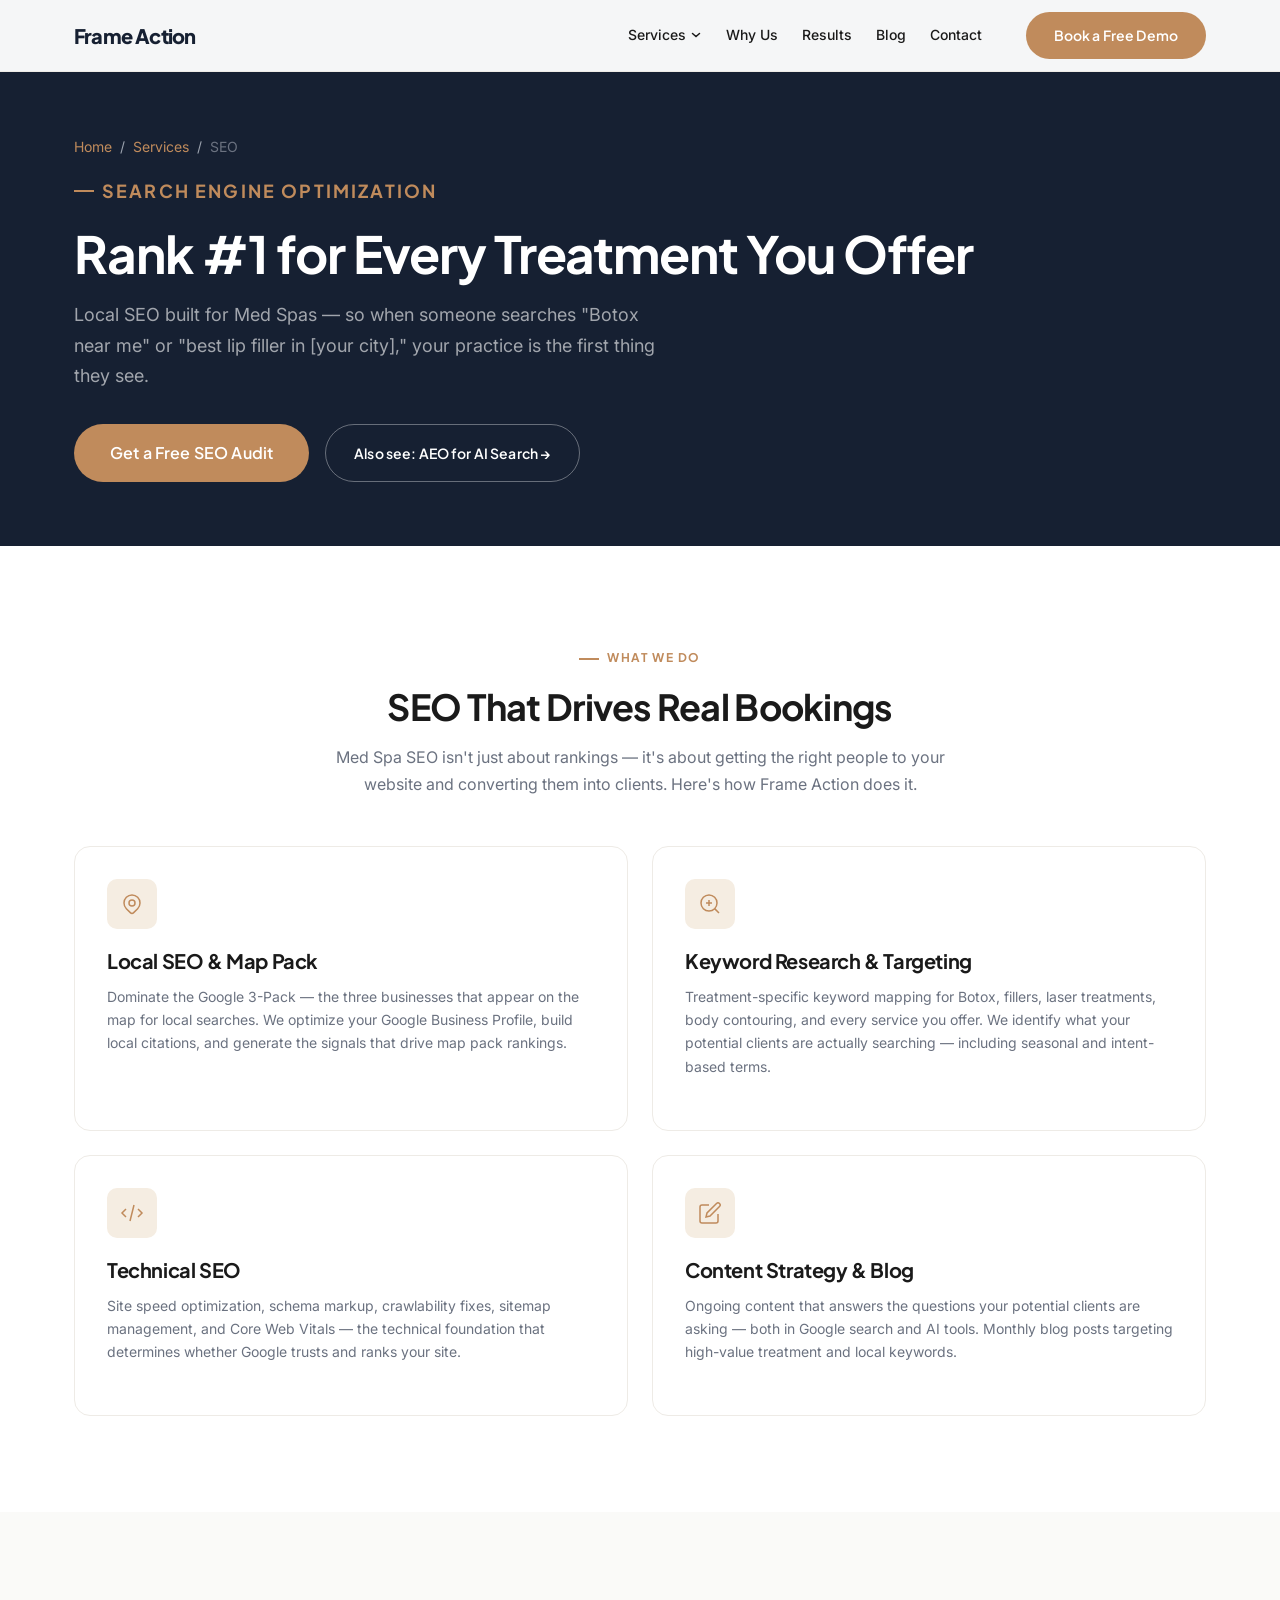
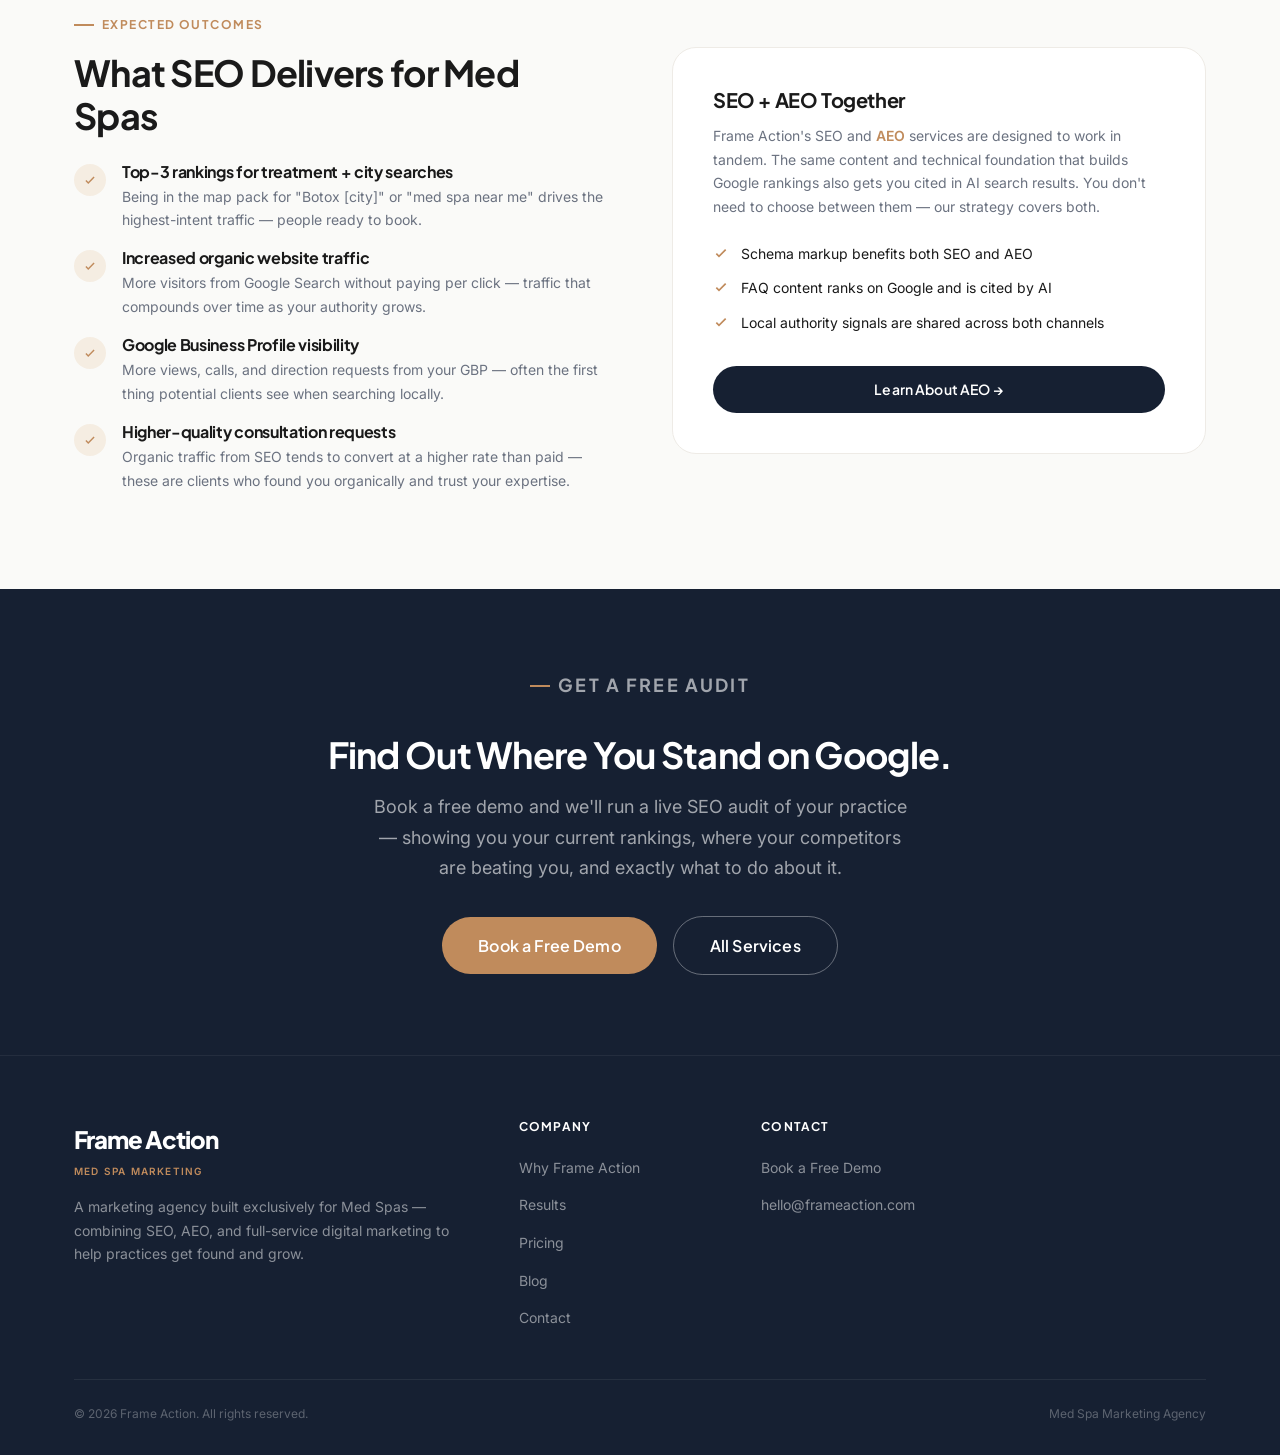
<file: services/seo.html>
<!DOCTYPE html>
<html lang="en">
<head>
  <meta charset="UTF-8">
  <meta name="viewport" content="width=device-width, initial-scale=1.0">
  <title>Med Spa SEO — Search Engine Optimization | Frame Action</title>
  <meta name="description" content="Frame Action's Med Spa SEO service delivers local rankings, Google Business Profile optimization, and treatment-specific keyword targeting to drive more bookings.">
  <link rel="canonical" href="https://frameaction.com/services/seo.html">
  <link rel="preconnect" href="https://fonts.googleapis.com">
  <link rel="preconnect" href="https://fonts.gstatic.com" crossorigin>
  <link href="https://fonts.googleapis.com/css2?family=Plus+Jakarta+Sans:wght@400;500;600;700;800&family=Inter:wght@400;500;600&display=swap" rel="stylesheet">
  <link rel="stylesheet" href="../assets/css/styles.css">
</head>
<body>
  <nav class="nav" id="nav">
    <div class="container nav__container">
      <a href="../" class="nav__logo">
        <span class="nav__logo-name">Frame Action</span>
      </a>
      <button class="nav__toggle" id="navToggle" aria-label="Toggle navigation" aria-expanded="false"><span></span><span></span><span></span></button>
      <div class="nav__menu" id="navMenu">
        <ul class="nav__links">
          <li class="nav__item nav__item--dropdown">
            <a href="./" aria-haspopup="true">Services <svg width="12" height="12" viewBox="0 0 12 12" fill="none"><path d="M2.5 4.5l3.5 3 3.5-3" stroke="currentColor" stroke-width="1.5" stroke-linecap="round"/></svg></a>
            <div class="nav__dropdown">
              <div class="dropdown-label">Our Services</div>
              <a href="website-design.html"><svg viewBox="0 0 24 24" fill="none" stroke="currentColor" stroke-width="1.5"><rect x="2" y="3" width="20" height="14" rx="2"/><path d="M8 21h8M12 17v4"/></svg>Website Design</a>
              <a href="seo.html"><svg viewBox="0 0 24 24" fill="none" stroke="currentColor" stroke-width="1.5"><circle cx="11" cy="11" r="8"/><path d="M21 21l-4.35-4.35"/></svg>SEO</a>
              <a href="aeo.html"><svg viewBox="0 0 24 24" fill="none" stroke="currentColor" stroke-width="1.5"><path d="M12 2l2.4 7.4H22l-6.2 4.5 2.4 7.4L12 17l-6.2 4.3 2.4-7.4L2 9.4h7.6z"/></svg>AEO — AI Search</a>
              <a href="paid-advertising.html"><svg viewBox="0 0 24 24" fill="none" stroke="currentColor" stroke-width="1.5"><path d="M3 3h18v13H3z"/><path d="M8 21h8M12 16v5"/><polyline points="7 8 10 11 13 8 17 12" stroke="currentColor" stroke-width="1.5" fill="none" stroke-linecap="round"/></svg>Paid Advertising</a>
              <a href="reputation-management.html"><svg viewBox="0 0 24 24" fill="none" stroke="currentColor" stroke-width="1.5"><path d="M12 2l3.09 6.26L22 9.27l-5 4.87 1.18 6.88L12 17.77l-6.18 3.25L7 14.14 2 9.27l6.91-1.01L12 2z"/></svg>Reputation Management</a>
            </div>
          </li>
          <li class="nav__item"><a href="../why-frame-action.html">Why Us</a></li>
          <li class="nav__item"><a href="../results.html">Results</a></li>
          <li class="nav__item"><a href="../blog/">Blog</a></li>
          <li class="nav__item"><a href="../contact.html">Contact</a></li>
        </ul>
        <a href="../contact.html" class="btn btn--primary nav__cta">Book a Free Demo</a>
      </div>
    </div>
  </nav>

  <section class="page-hero page-hero--dark">
    <div class="container">
      <div class="page-hero__breadcrumb"><a href="../">Home</a> <span>/</span> <a href="./">Services</a> <span>/</span> SEO</div>
      <p class="eyebrow" style="color:var(--accent)">Search Engine Optimization</p>
      <h1>Rank #1 for Every Treatment You Offer</h1>
      <p>Local SEO built for Med Spas — so when someone searches "Botox near me" or "best lip filler in [your city]," your practice is the first thing they see.</p>
      <div style="margin-top:var(--space-8);display:flex;gap:var(--space-4);flex-wrap:wrap">
        <a href="../contact.html" class="btn btn--primary btn--lg">Get a Free SEO Audit</a>
        <a href="aeo.html" class="btn btn--outline-white">Also see: AEO for AI Search &rarr;</a>
      </div>
    </div>
  </section>

  <section class="section">
    <div class="container">
      <div class="section-header--center">
        <p class="eyebrow">What We Do</p>
        <h2>SEO That Drives Real Bookings</h2>
        <p>Med Spa SEO isn't just about rankings — it's about getting the right people to your website and converting them into clients. Here's how Frame Action does it.</p>
      </div>
      <div style="display:grid;grid-template-columns:repeat(2,1fr);gap:var(--space-6)">
        <div class="service-card">
          <div class="service-card__icon"><svg viewBox="0 0 24 24" fill="none" stroke="currentColor" stroke-width="1.5"><path d="M17.657 16.657L13.414 20.9a1.998 1.998 0 01-2.827 0l-4.244-4.243a8 8 0 1111.314 0z"/><path d="M15 11a3 3 0 11-6 0 3 3 0 016 0z"/></svg></div>
          <h3>Local SEO &amp; Map Pack</h3>
          <p>Dominate the Google 3-Pack — the three businesses that appear on the map for local searches. We optimize your Google Business Profile, build local citations, and generate the signals that drive map pack rankings.</p>
        </div>
        <div class="service-card">
          <div class="service-card__icon"><svg viewBox="0 0 24 24" fill="none" stroke="currentColor" stroke-width="1.5"><circle cx="11" cy="11" r="8"/><path d="M21 21l-4.35-4.35"/><path d="M8 11h6M11 8v6"/></svg></div>
          <h3>Keyword Research &amp; Targeting</h3>
          <p>Treatment-specific keyword mapping for Botox, fillers, laser treatments, body contouring, and every service you offer. We identify what your potential clients are actually searching — including seasonal and intent-based terms.</p>
        </div>
        <div class="service-card">
          <div class="service-card__icon"><svg viewBox="0 0 24 24" fill="none" stroke="currentColor" stroke-width="1.5"><path d="M10 20l4-16m4 4l4 4-4 4M6 16l-4-4 4-4"/></svg></div>
          <h3>Technical SEO</h3>
          <p>Site speed optimization, schema markup, crawlability fixes, sitemap management, and Core Web Vitals — the technical foundation that determines whether Google trusts and ranks your site.</p>
        </div>
        <div class="service-card">
          <div class="service-card__icon"><svg viewBox="0 0 24 24" fill="none" stroke="currentColor" stroke-width="1.5"><path d="M11 4H4a2 2 0 00-2 2v14a2 2 0 002 2h14a2 2 0 002-2v-7"/><path d="M18.5 2.5a2.121 2.121 0 013 3L12 15l-4 1 1-4 9.5-9.5z"/></svg></div>
          <h3>Content Strategy &amp; Blog</h3>
          <p>Ongoing content that answers the questions your potential clients are asking — both in Google search and AI tools. Monthly blog posts targeting high-value treatment and local keywords.</p>
        </div>
      </div>
    </div>
  </section>

  <section class="section section--soft">
    <div class="container">
      <div class="service-detail-grid">
        <div>
          <p class="eyebrow">Expected Outcomes</p>
          <h2>What SEO Delivers for Med Spas</h2>
          <div class="outcome-list" style="margin-top:var(--space-6)">
            <div class="outcome-item">
              <div class="outcome-item__icon"><svg viewBox="0 0 24 24" fill="none" stroke="currentColor" stroke-width="2.5"><path d="M5 13l4 4L19 7"/></svg></div>
              <div><h4>Top-3 rankings for treatment + city searches</h4><p>Being in the map pack for "Botox [city]" or "med spa near me" drives the highest-intent traffic — people ready to book.</p></div>
            </div>
            <div class="outcome-item">
              <div class="outcome-item__icon"><svg viewBox="0 0 24 24" fill="none" stroke="currentColor" stroke-width="2.5"><path d="M5 13l4 4L19 7"/></svg></div>
              <div><h4>Increased organic website traffic</h4><p>More visitors from Google Search without paying per click — traffic that compounds over time as your authority grows.</p></div>
            </div>
            <div class="outcome-item">
              <div class="outcome-item__icon"><svg viewBox="0 0 24 24" fill="none" stroke="currentColor" stroke-width="2.5"><path d="M5 13l4 4L19 7"/></svg></div>
              <div><h4>Google Business Profile visibility</h4><p>More views, calls, and direction requests from your GBP — often the first thing potential clients see when searching locally.</p></div>
            </div>
            <div class="outcome-item">
              <div class="outcome-item__icon"><svg viewBox="0 0 24 24" fill="none" stroke="currentColor" stroke-width="2.5"><path d="M5 13l4 4L19 7"/></svg></div>
              <div><h4>Higher-quality consultation requests</h4><p>Organic traffic from SEO tends to convert at a higher rate than paid — these are clients who found you organically and trust your expertise.</p></div>
            </div>
          </div>
        </div>
        <div style="background:var(--white);border-radius:var(--radius-xl);padding:var(--space-10);border:1px solid var(--border-light)">
          <h3 style="font-size:var(--text-xl);margin-bottom:var(--space-3)">SEO + AEO Together</h3>
          <p style="font-size:var(--text-sm);margin-bottom:var(--space-6)">Frame Action's SEO and <a href="aeo.html" style="color:var(--accent);font-weight:600">AEO</a> services are designed to work in tandem. The same content and technical foundation that builds Google rankings also gets you cited in AI search results. You don't need to choose between them — our strategy covers both.</p>
          <ul style="display:flex;flex-direction:column;gap:var(--space-3)">
            <li style="display:flex;gap:var(--space-3);font-size:var(--text-sm)"><svg width="16" height="16" viewBox="0 0 24 24" fill="none" stroke="var(--accent)" stroke-width="2.5" style="flex-shrink:0;margin-top:2px"><path d="M5 13l4 4L19 7"/></svg>Schema markup benefits both SEO and AEO</li>
            <li style="display:flex;gap:var(--space-3);font-size:var(--text-sm)"><svg width="16" height="16" viewBox="0 0 24 24" fill="none" stroke="var(--accent)" stroke-width="2.5" style="flex-shrink:0;margin-top:2px"><path d="M5 13l4 4L19 7"/></svg>FAQ content ranks on Google and is cited by AI</li>
            <li style="display:flex;gap:var(--space-3);font-size:var(--text-sm)"><svg width="16" height="16" viewBox="0 0 24 24" fill="none" stroke="var(--accent)" stroke-width="2.5" style="flex-shrink:0;margin-top:2px"><path d="M5 13l4 4L19 7"/></svg>Local authority signals are shared across both channels</li>
          </ul>
          <div style="margin-top:var(--space-8)">
            <a href="aeo.html" class="btn btn--dark" style="width:100%;justify-content:center">Learn About AEO &rarr;</a>
          </div>
        </div>
      </div>
    </div>
  </section>

  <section class="cta-banner">
    <div class="container">
      <p class="eyebrow" style="justify-content:center">Get a Free Audit</p>
      <h2>Find Out Where You Stand on Google.</h2>
      <p>Book a free demo and we'll run a live SEO audit of your practice — showing you your current rankings, where your competitors are beating you, and exactly what to do about it.</p>
      <div class="cta-banner-btns">
        <a href="../contact.html" class="btn btn--primary btn--lg">Book a Free Demo</a>
        <a href="./" class="btn btn--outline-white btn--lg">All Services</a>
      </div>
    </div>
  </section>

  <footer class="footer">
    <div class="container">
      <div class="footer__grid">
        <div class="footer__brand"><span class="footer__brand-name">Frame Action</span><span class="footer__brand-tag">Med Spa Marketing</span><p>A marketing agency built exclusively for Med Spas — combining SEO, AEO, and full-service digital marketing to help practices get found and grow.</p></div>
        <div class="footer__col"><h4>Company</h4><ul><li><a href="../why-frame-action.html">Why Frame Action</a></li><li><a href="../results.html">Results</a></li><li><a href="../pricing.html">Pricing</a></li><li><a href="../blog/">Blog</a></li><li><a href="../contact.html">Contact</a></li></ul></div>
        <div class="footer__col"><h4>Contact</h4><ul><li><a href="../contact.html">Book a Free Demo</a></li><li><a href="mailto:hello@frameaction.com">hello@frameaction.com</a></li></ul></div>
      </div>
      <div class="footer__bottom"><span>&copy; 2026 Frame Action. All rights reserved.</span><span>Med Spa Marketing Agency</span></div>
    </div>
  </footer>
  <script src="../assets/js/main.js"></script>
</body>
</html>
</file>
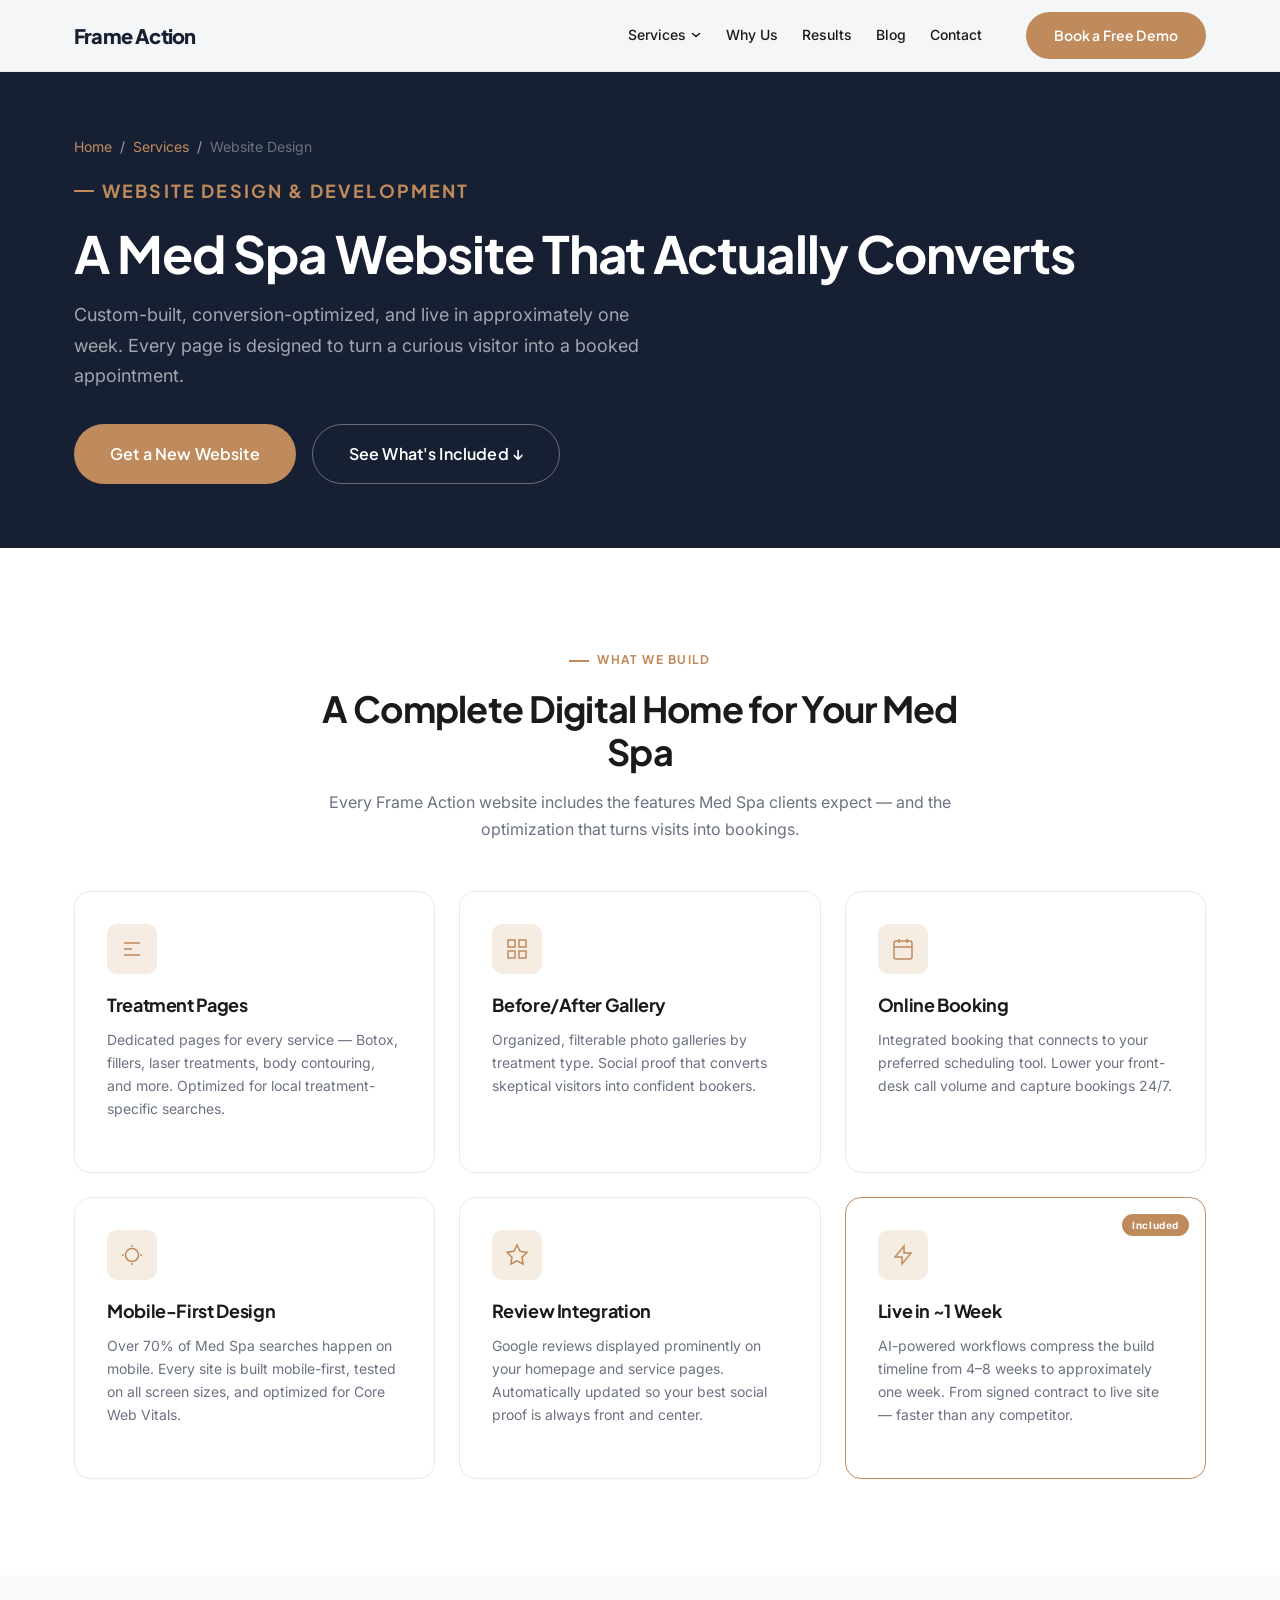
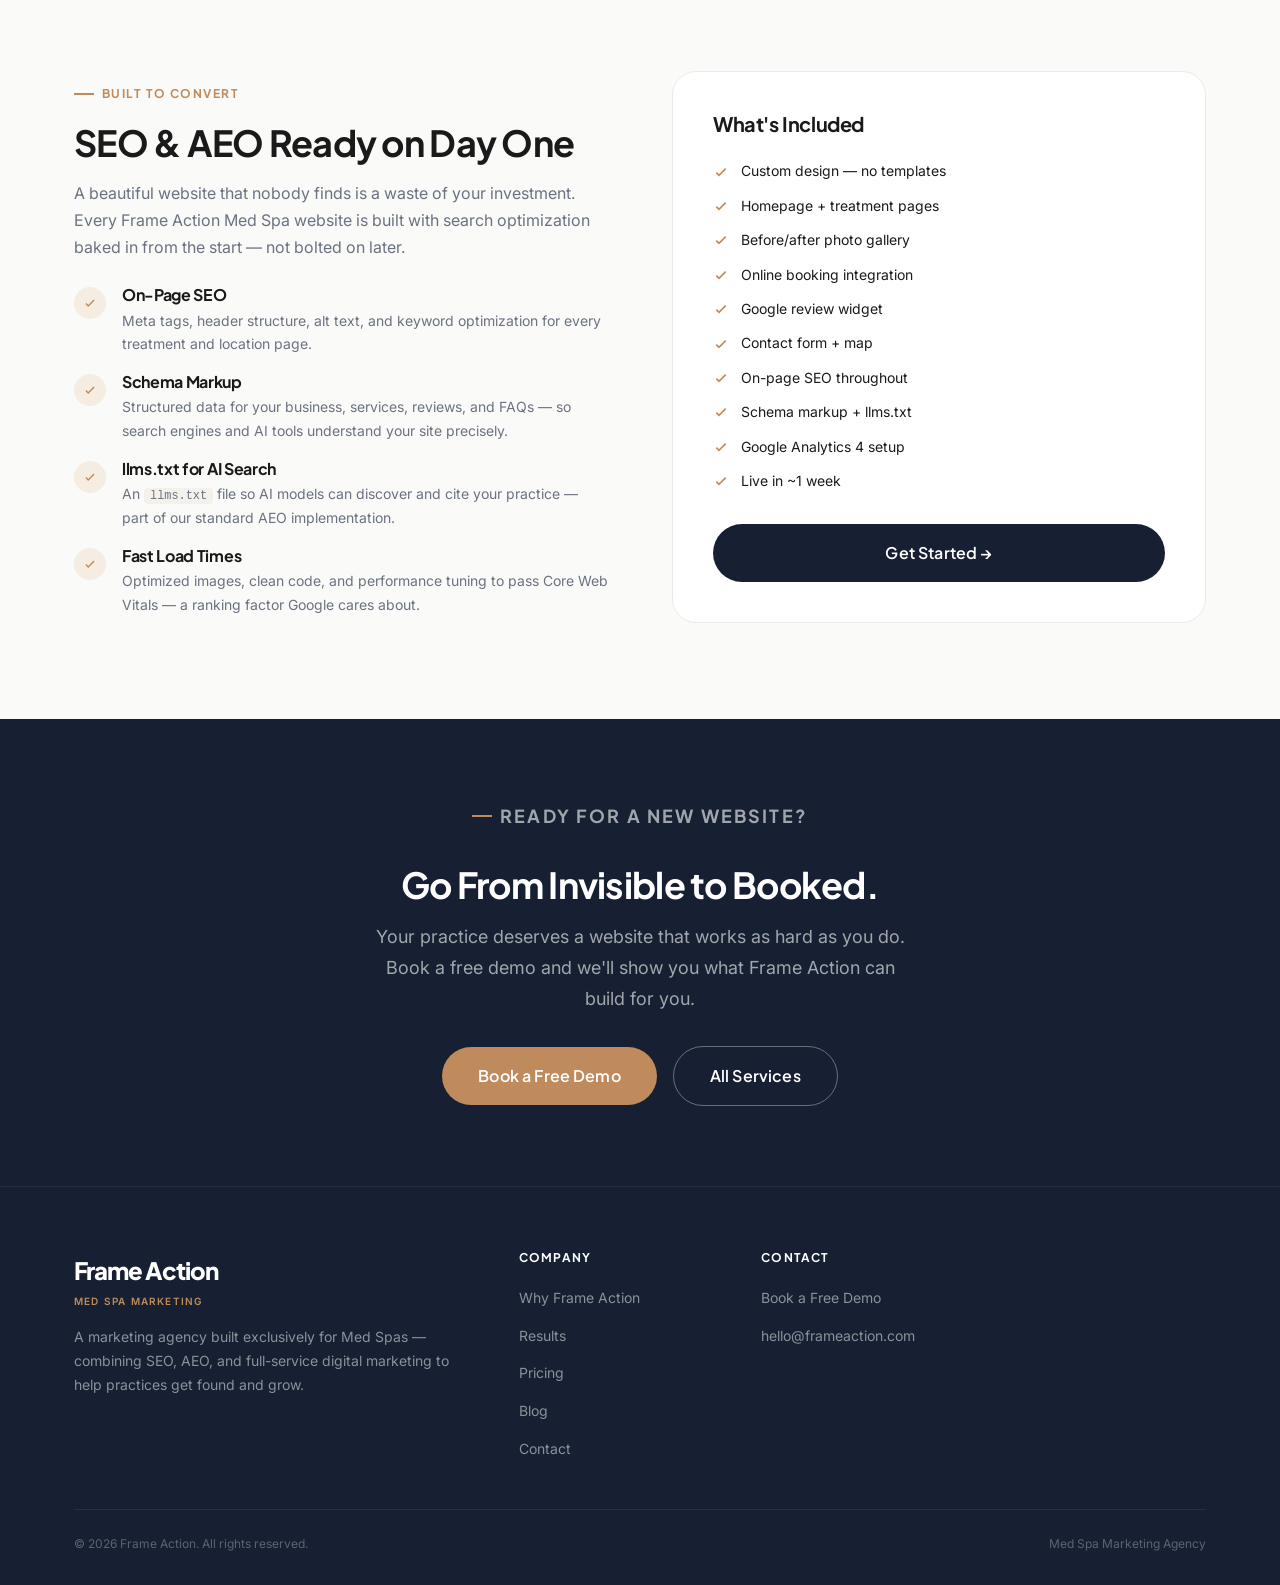
<file: services/website-design.html>
<!DOCTYPE html>
<html lang="en">
<head>
  <meta charset="UTF-8">
  <meta name="viewport" content="width=device-width, initial-scale=1.0">
  <title>Med Spa Website Design — Frame Action</title>
  <meta name="description" content="Custom Med Spa websites by Frame Action. Conversion-optimized, mobile-first, with treatment pages, before/after galleries, and online booking. Live in approximately one week.">
  <link rel="canonical" href="https://frameaction.com/services/website-design.html">
  <link rel="preconnect" href="https://fonts.googleapis.com">
  <link rel="preconnect" href="https://fonts.gstatic.com" crossorigin>
  <link href="https://fonts.googleapis.com/css2?family=Plus+Jakarta+Sans:wght@400;500;600;700;800&family=Inter:wght@400;500;600&display=swap" rel="stylesheet">
  <link rel="stylesheet" href="../assets/css/styles.css">
</head>
<body>
  <nav class="nav" id="nav">
    <div class="container nav__container">
      <a href="../" class="nav__logo">
        <span class="nav__logo-name">Frame Action</span>
      </a>
      <button class="nav__toggle" id="navToggle" aria-label="Toggle navigation" aria-expanded="false"><span></span><span></span><span></span></button>
      <div class="nav__menu" id="navMenu">
        <ul class="nav__links">
          <li class="nav__item nav__item--dropdown">
            <a href="./" aria-haspopup="true">Services <svg width="12" height="12" viewBox="0 0 12 12" fill="none"><path d="M2.5 4.5l3.5 3 3.5-3" stroke="currentColor" stroke-width="1.5" stroke-linecap="round"/></svg></a>
            <div class="nav__dropdown">
              <div class="dropdown-label">Our Services</div>
              <a href="website-design.html"><svg viewBox="0 0 24 24" fill="none" stroke="currentColor" stroke-width="1.5"><rect x="2" y="3" width="20" height="14" rx="2"/><path d="M8 21h8M12 17v4"/></svg>Website Design</a>
              <a href="seo.html"><svg viewBox="0 0 24 24" fill="none" stroke="currentColor" stroke-width="1.5"><circle cx="11" cy="11" r="8"/><path d="M21 21l-4.35-4.35"/></svg>SEO</a>
              <a href="aeo.html"><svg viewBox="0 0 24 24" fill="none" stroke="currentColor" stroke-width="1.5"><path d="M12 2l2.4 7.4H22l-6.2 4.5 2.4 7.4L12 17l-6.2 4.3 2.4-7.4L2 9.4h7.6z"/></svg>AEO — AI Search</a>
              <a href="paid-advertising.html"><svg viewBox="0 0 24 24" fill="none" stroke="currentColor" stroke-width="1.5"><path d="M3 3h18v13H3z"/><path d="M8 21h8M12 16v5"/><polyline points="7 8 10 11 13 8 17 12" stroke="currentColor" stroke-width="1.5" fill="none" stroke-linecap="round"/></svg>Paid Advertising</a>
              <a href="reputation-management.html"><svg viewBox="0 0 24 24" fill="none" stroke="currentColor" stroke-width="1.5"><path d="M12 2l3.09 6.26L22 9.27l-5 4.87 1.18 6.88L12 17.77l-6.18 3.25L7 14.14 2 9.27l6.91-1.01L12 2z"/></svg>Reputation Management</a>
            </div>
          </li>
          <li class="nav__item"><a href="../why-frame-action.html">Why Us</a></li>
          <li class="nav__item"><a href="../results.html">Results</a></li>
          <li class="nav__item"><a href="../blog/">Blog</a></li>
          <li class="nav__item"><a href="../contact.html">Contact</a></li>
        </ul>
        <a href="../contact.html" class="btn btn--primary nav__cta">Book a Free Demo</a>
      </div>
    </div>
  </nav>

  <section class="page-hero page-hero--dark">
    <div class="container">
      <div class="page-hero__breadcrumb"><a href="../">Home</a> <span>/</span> <a href="./">Services</a> <span>/</span> Website Design</div>
      <p class="eyebrow" style="color:var(--accent)">Website Design &amp; Development</p>
      <h1>A Med Spa Website That Actually Converts</h1>
      <p>Custom-built, conversion-optimized, and live in approximately one week. Every page is designed to turn a curious visitor into a booked appointment.</p>
      <div style="margin-top:var(--space-8);display:flex;gap:var(--space-4);flex-wrap:wrap">
        <a href="../contact.html" class="btn btn--primary btn--lg">Get a New Website</a>
        <a href="#what-we-build" class="btn btn--outline-white btn--lg">See What's Included &darr;</a>
      </div>
    </div>
  </section>

  <section class="section" id="what-we-build">
    <div class="container">
      <div class="section-header--center">
        <p class="eyebrow">What We Build</p>
        <h2>A Complete Digital Home for Your Med Spa</h2>
        <p>Every Frame Action website includes the features Med Spa clients expect — and the optimization that turns visits into bookings.</p>
      </div>
      <div style="display:grid;grid-template-columns:repeat(3,1fr);gap:var(--space-6)">
        <div class="service-card">
          <div class="service-card__icon"><svg viewBox="0 0 24 24" fill="none" stroke="currentColor" stroke-width="1.5"><path d="M4 6h16M4 12h8m-8 6h16"/></svg></div>
          <h3 style="font-size:var(--text-lg)">Treatment Pages</h3>
          <p style="font-size:var(--text-sm)">Dedicated pages for every service — Botox, fillers, laser treatments, body contouring, and more. Optimized for local treatment-specific searches.</p>
        </div>
        <div class="service-card">
          <div class="service-card__icon"><svg viewBox="0 0 24 24" fill="none" stroke="currentColor" stroke-width="1.5"><rect x="3" y="3" width="7" height="7"/><rect x="14" y="3" width="7" height="7"/><rect x="3" y="14" width="7" height="7"/><rect x="14" y="14" width="7" height="7"/></svg></div>
          <h3 style="font-size:var(--text-lg)">Before/After Gallery</h3>
          <p style="font-size:var(--text-sm)">Organized, filterable photo galleries by treatment type. Social proof that converts skeptical visitors into confident bookers.</p>
        </div>
        <div class="service-card">
          <div class="service-card__icon"><svg viewBox="0 0 24 24" fill="none" stroke="currentColor" stroke-width="1.5"><rect x="3" y="4" width="18" height="18" rx="2"/><path d="M16 2v4M8 2v4M3 10h18"/></svg></div>
          <h3 style="font-size:var(--text-lg)">Online Booking</h3>
          <p style="font-size:var(--text-sm)">Integrated booking that connects to your preferred scheduling tool. Lower your front-desk call volume and capture bookings 24/7.</p>
        </div>
        <div class="service-card">
          <div class="service-card__icon"><svg viewBox="0 0 24 24" fill="none" stroke="currentColor" stroke-width="1.5"><path d="M12 18.5A6.5 6.5 0 1112 5.5a6.5 6.5 0 010 13z"/><path d="M2 12h2m16 0h2M12 2v2m0 16v2"/></svg></div>
          <h3 style="font-size:var(--text-lg)">Mobile-First Design</h3>
          <p style="font-size:var(--text-sm)">Over 70% of Med Spa searches happen on mobile. Every site is built mobile-first, tested on all screen sizes, and optimized for Core Web Vitals.</p>
        </div>
        <div class="service-card">
          <div class="service-card__icon"><svg viewBox="0 0 24 24" fill="none" stroke="currentColor" stroke-width="1.5"><path d="M12 2l3.09 6.26L22 9.27l-5 4.87 1.18 6.88L12 17.77l-6.18 3.25L7 14.14 2 9.27l6.91-1.01L12 2z"/></svg></div>
          <h3 style="font-size:var(--text-lg)">Review Integration</h3>
          <p style="font-size:var(--text-sm)">Google reviews displayed prominently on your homepage and service pages. Automatically updated so your best social proof is always front and center.</p>
        </div>
        <div class="service-card service-card--featured">
          <span class="service-card__badge">Included</span>
          <div class="service-card__icon"><svg viewBox="0 0 24 24" fill="none" stroke="currentColor" stroke-width="1.5"><path d="M13 10V3L4 14h7v7l9-11h-7z"/></svg></div>
          <h3 style="font-size:var(--text-lg)">Live in ~1 Week</h3>
          <p style="font-size:var(--text-sm)">AI-powered workflows compress the build timeline from 4–8 weeks to approximately one week. From signed contract to live site — faster than any competitor.</p>
        </div>
      </div>
    </div>
  </section>

  <section class="section section--soft">
    <div class="container">
      <div class="service-detail-grid">
        <div>
          <p class="eyebrow">Built to Convert</p>
          <h2>SEO &amp; AEO Ready on Day One</h2>
          <p style="margin-bottom:var(--space-5)">A beautiful website that nobody finds is a waste of your investment. Every Frame Action Med Spa website is built with search optimization baked in from the start — not bolted on later.</p>
          <div class="outcome-list">
            <div class="outcome-item">
              <div class="outcome-item__icon"><svg viewBox="0 0 24 24" fill="none" stroke="currentColor" stroke-width="2.5"><path d="M5 13l4 4L19 7"/></svg></div>
              <div><h4>On-Page SEO</h4><p>Meta tags, header structure, alt text, and keyword optimization for every treatment and location page.</p></div>
            </div>
            <div class="outcome-item">
              <div class="outcome-item__icon"><svg viewBox="0 0 24 24" fill="none" stroke="currentColor" stroke-width="2.5"><path d="M5 13l4 4L19 7"/></svg></div>
              <div><h4>Schema Markup</h4><p>Structured data for your business, services, reviews, and FAQs — so search engines and AI tools understand your site precisely.</p></div>
            </div>
            <div class="outcome-item">
              <div class="outcome-item__icon"><svg viewBox="0 0 24 24" fill="none" stroke="currentColor" stroke-width="2.5"><path d="M5 13l4 4L19 7"/></svg></div>
              <div><h4>llms.txt for AI Search</h4><p>An <code style="background:var(--bg-soft);padding:1px 6px;border-radius:4px;font-size:0.85em">llms.txt</code> file so AI models can discover and cite your practice — part of our standard AEO implementation.</p></div>
            </div>
            <div class="outcome-item">
              <div class="outcome-item__icon"><svg viewBox="0 0 24 24" fill="none" stroke="currentColor" stroke-width="2.5"><path d="M5 13l4 4L19 7"/></svg></div>
              <div><h4>Fast Load Times</h4><p>Optimized images, clean code, and performance tuning to pass Core Web Vitals — a ranking factor Google cares about.</p></div>
            </div>
          </div>
        </div>
        <div style="background:var(--white);border-radius:var(--radius-xl);padding:var(--space-10);border:1px solid var(--border-light)">
          <h3 style="font-size:var(--text-xl);margin-bottom:var(--space-6)">What's Included</h3>
          <div style="display:flex;flex-direction:column;gap:var(--space-3)">
            <div style="display:flex;gap:var(--space-3);align-items:center;font-size:var(--text-sm)"><svg width="16" height="16" viewBox="0 0 24 24" fill="none" stroke="var(--accent)" stroke-width="2.5"><path d="M5 13l4 4L19 7"/></svg>Custom design — no templates</div>
            <div style="display:flex;gap:var(--space-3);align-items:center;font-size:var(--text-sm)"><svg width="16" height="16" viewBox="0 0 24 24" fill="none" stroke="var(--accent)" stroke-width="2.5"><path d="M5 13l4 4L19 7"/></svg>Homepage + treatment pages</div>
            <div style="display:flex;gap:var(--space-3);align-items:center;font-size:var(--text-sm)"><svg width="16" height="16" viewBox="0 0 24 24" fill="none" stroke="var(--accent)" stroke-width="2.5"><path d="M5 13l4 4L19 7"/></svg>Before/after photo gallery</div>
            <div style="display:flex;gap:var(--space-3);align-items:center;font-size:var(--text-sm)"><svg width="16" height="16" viewBox="0 0 24 24" fill="none" stroke="var(--accent)" stroke-width="2.5"><path d="M5 13l4 4L19 7"/></svg>Online booking integration</div>
            <div style="display:flex;gap:var(--space-3);align-items:center;font-size:var(--text-sm)"><svg width="16" height="16" viewBox="0 0 24 24" fill="none" stroke="var(--accent)" stroke-width="2.5"><path d="M5 13l4 4L19 7"/></svg>Google review widget</div>
            <div style="display:flex;gap:var(--space-3);align-items:center;font-size:var(--text-sm)"><svg width="16" height="16" viewBox="0 0 24 24" fill="none" stroke="var(--accent)" stroke-width="2.5"><path d="M5 13l4 4L19 7"/></svg>Contact form + map</div>
            <div style="display:flex;gap:var(--space-3);align-items:center;font-size:var(--text-sm)"><svg width="16" height="16" viewBox="0 0 24 24" fill="none" stroke="var(--accent)" stroke-width="2.5"><path d="M5 13l4 4L19 7"/></svg>On-page SEO throughout</div>
            <div style="display:flex;gap:var(--space-3);align-items:center;font-size:var(--text-sm)"><svg width="16" height="16" viewBox="0 0 24 24" fill="none" stroke="var(--accent)" stroke-width="2.5"><path d="M5 13l4 4L19 7"/></svg>Schema markup + llms.txt</div>
            <div style="display:flex;gap:var(--space-3);align-items:center;font-size:var(--text-sm)"><svg width="16" height="16" viewBox="0 0 24 24" fill="none" stroke="var(--accent)" stroke-width="2.5"><path d="M5 13l4 4L19 7"/></svg>Google Analytics 4 setup</div>
            <div style="display:flex;gap:var(--space-3);align-items:center;font-size:var(--text-sm)"><svg width="16" height="16" viewBox="0 0 24 24" fill="none" stroke="var(--accent)" stroke-width="2.5"><path d="M5 13l4 4L19 7"/></svg>Live in ~1 week</div>
          </div>
          <div style="margin-top:var(--space-8)">
            <a href="../contact.html" class="btn btn--dark btn--lg" style="width:100%;justify-content:center">Get Started &rarr;</a>
          </div>
        </div>
      </div>
    </div>
  </section>

  <section class="cta-banner">
    <div class="container">
      <p class="eyebrow" style="justify-content:center">Ready for a New Website?</p>
      <h2>Go From Invisible to Booked.</h2>
      <p>Your practice deserves a website that works as hard as you do. Book a free demo and we'll show you what Frame Action can build for you.</p>
      <div class="cta-banner-btns">
        <a href="../contact.html" class="btn btn--primary btn--lg">Book a Free Demo</a>
        <a href="./" class="btn btn--outline-white btn--lg">All Services</a>
      </div>
    </div>
  </section>

  <footer class="footer">
    <div class="container">
      <div class="footer__grid">
        <div class="footer__brand"><span class="footer__brand-name">Frame Action</span><span class="footer__brand-tag">Med Spa Marketing</span><p>A marketing agency built exclusively for Med Spas — combining SEO, AEO, and full-service digital marketing to help practices get found and grow.</p></div>
        <div class="footer__col"><h4>Company</h4><ul><li><a href="../why-frame-action.html">Why Frame Action</a></li><li><a href="../results.html">Results</a></li><li><a href="../pricing.html">Pricing</a></li><li><a href="../blog/">Blog</a></li><li><a href="../contact.html">Contact</a></li></ul></div>
        <div class="footer__col"><h4>Contact</h4><ul><li><a href="../contact.html">Book a Free Demo</a></li><li><a href="mailto:hello@frameaction.com">hello@frameaction.com</a></li></ul></div>
      </div>
      <div class="footer__bottom"><span>&copy; 2026 Frame Action. All rights reserved.</span><span>Med Spa Marketing Agency</span></div>
    </div>
  </footer>
  <script src="../assets/js/main.js"></script>
</body>
</html>
</file>
<file: assets/css/styles.css>
/* =====================================================
   FRAME ACTION — STYLES.CSS
   Med Spa Marketing Agency Website
   ===================================================== */

/* ===========================
   1. CSS CUSTOM PROPERTIES
   =========================== */
:root {
  --white: #FFFFFF;
  --bg: #FAFAF8;
  --bg-soft: #F4F0EA;
  --dark: #162032;
  --dark-2: #243547;

  --text: #1A1A1A;
  --text-muted: #6B7280;
  --text-light: #9CA3AF;

  --accent: #C08B5C;
  --accent-hover: #A8764A;
  --accent-light: #F5EDE2;
  --accent-border: #E2C9A8;

  --border: #E5E0D8;
  --border-light: #EEEBE6;

  --font-heading: 'Plus Jakarta Sans', system-ui, sans-serif;
  --font-body: 'Inter', system-ui, sans-serif;

  --text-xs: 0.75rem;
  --text-sm: 0.875rem;
  --text-base: 1rem;
  --text-lg: 1.125rem;
  --text-xl: 1.25rem;
  --text-2xl: 1.5rem;
  --text-3xl: 1.875rem;
  --text-4xl: 2.25rem;
  --text-5xl: 3rem;
  --text-6xl: 3.75rem;

  --space-1: 0.25rem;
  --space-2: 0.5rem;
  --space-3: 0.75rem;
  --space-4: 1rem;
  --space-5: 1.25rem;
  --space-6: 1.5rem;
  --space-8: 2rem;
  --space-10: 2.5rem;
  --space-12: 3rem;
  --space-16: 4rem;
  --space-20: 5rem;
  --space-24: 6rem;

  --container-width: 1180px;
  --container-narrow: 800px;

  --radius-sm: 6px;
  --radius: 10px;
  --radius-lg: 16px;
  --radius-xl: 24px;
  --radius-2xl: 32px;
  --radius-full: 9999px;

  --shadow-xs: 0 1px 2px rgba(0,0,0,0.05);
  --shadow-sm: 0 1px 4px rgba(0,0,0,0.07), 0 1px 2px rgba(0,0,0,0.04);
  --shadow: 0 4px 12px rgba(0,0,0,0.08), 0 2px 4px rgba(0,0,0,0.04);
  --shadow-lg: 0 8px 24px rgba(0,0,0,0.10), 0 4px 8px rgba(0,0,0,0.04);
  --shadow-xl: 0 16px 40px rgba(0,0,0,0.12), 0 8px 16px rgba(0,0,0,0.05);

  --transition-fast: 150ms ease;
  --transition: 250ms ease;

  --nav-height: 72px;
}

/* ===========================
   2. RESET & BASE
   =========================== */
*, *::before, *::after {
  box-sizing: border-box;
  margin: 0;
  padding: 0;
}

html {
  scroll-behavior: smooth;
  font-size: 16px;
  -webkit-text-size-adjust: 100%;
}

body {
  font-family: var(--font-body);
  color: var(--text);
  background-color: var(--white);
  line-height: 1.6;
  -webkit-font-smoothing: antialiased;
  -moz-osx-font-smoothing: grayscale;
}

img { max-width: 100%; height: auto; display: block; }
a { color: inherit; text-decoration: none; }
ul, ol { list-style: none; }
button { cursor: pointer; border: none; background: none; font-family: inherit; }

h1, h2, h3, h4, h5, h6 {
  font-family: var(--font-heading);
  font-weight: 700;
  line-height: 1.2;
  letter-spacing: -0.02em;
  color: var(--text);
}

h1 { font-size: var(--text-5xl); margin-bottom: var(--space-4); }
h2 { font-size: var(--text-4xl); margin-bottom: var(--space-4); }
h3 { font-size: var(--text-2xl); margin-bottom: var(--space-3); }
h4 { font-size: var(--text-xl); margin-bottom: var(--space-2); }

p { line-height: 1.7; color: var(--text-muted); }

/* ===========================
   3. LAYOUT
   =========================== */
.container {
  max-width: var(--container-width);
  margin: 0 auto;
  padding: 0 var(--space-6);
}

.container--narrow {
  max-width: var(--container-narrow);
  margin: 0 auto;
  padding: 0 var(--space-6);
}

.section { padding: var(--space-24) 0; }
.section--sm { padding: var(--space-16) 0; }
.section--dark { background-color: var(--dark); }
.section--soft { background-color: var(--bg); }
.section--accent { background-color: var(--accent-light); }

.text-center { text-align: center; }

.section-header { margin-bottom: var(--space-12); }
.section-header--center {
  text-align: center;
  max-width: 640px;
  margin: 0 auto var(--space-12);
}
.section-header h2 { margin-bottom: var(--space-4); }
.section-header p { font-size: var(--text-lg); }

/* ===========================
   4. BUTTONS
   =========================== */
.btn {
  display: inline-flex;
  align-items: center;
  justify-content: center;
  gap: var(--space-2);
  padding: 0.75rem 1.75rem;
  border-radius: var(--radius-full);
  font-family: var(--font-heading);
  font-weight: 600;
  font-size: var(--text-sm);
  letter-spacing: 0.01em;
  transition: all var(--transition);
  white-space: nowrap;
  cursor: pointer;
}

.btn--primary {
  background-color: var(--accent);
  color: var(--white);
}
.btn--primary:hover {
  background-color: var(--accent-hover);
  transform: translateY(-1px);
  box-shadow: 0 4px 14px rgba(192,139,92,0.38);
}

.btn--dark {
  background-color: var(--dark);
  color: var(--white);
}
.btn--dark:hover {
  background-color: var(--dark-2);
  transform: translateY(-1px);
  box-shadow: 0 4px 14px rgba(22,32,50,0.28);
}

.btn--outline {
  background-color: transparent;
  color: var(--text);
  border: 1.5px solid var(--border);
}
.btn--outline:hover {
  border-color: var(--text);
  transform: translateY(-1px);
}

.btn--outline-white {
  background-color: transparent;
  color: var(--white);
  border: 1.5px solid rgba(255,255,255,0.35);
}
.btn--outline-white:hover {
  border-color: rgba(255,255,255,0.8);
  background-color: rgba(255,255,255,0.08);
}

.btn--lg { padding: 1rem 2.25rem; font-size: var(--text-base); }
.btn--sm { padding: 0.5rem 1.25rem; font-size: var(--text-xs); }

/* ===========================
   5. EYEBROW & LABELS
   =========================== */
.eyebrow {
  display: inline-flex;
  align-items: center;
  gap: var(--space-2);
  font-family: var(--font-heading);
  font-size: var(--text-xs);
  font-weight: 700;
  letter-spacing: 0.12em;
  text-transform: uppercase;
  color: var(--accent);
  margin-bottom: var(--space-4);
}

.eyebrow::before {
  content: '';
  display: inline-block;
  width: 20px;
  height: 2px;
  background-color: var(--accent);
  flex-shrink: 0;
}

.hero .eyebrow::before {
  display: none;
}

.badge {
  display: inline-flex;
  align-items: center;
  padding: 3px 12px;
  border-radius: var(--radius-full);
  font-size: var(--text-xs);
  font-weight: 600;
  letter-spacing: 0.04em;
}

.badge--accent {
  background-color: var(--accent-light);
  color: var(--accent-hover);
  border: 1px solid var(--accent-border);
}

.badge--dark {
  background-color: var(--dark);
  color: var(--white);
}

/* ===========================
   6. NAVIGATION
   =========================== */
.nav {
  position: fixed;
  top: 0;
  left: 0;
  right: 0;
  z-index: 1000;
  height: var(--nav-height);
  background-color: rgba(255,255,255,0.96);
  backdrop-filter: blur(12px);
  -webkit-backdrop-filter: blur(12px);
  border-bottom: 1px solid var(--border-light);
  transition: box-shadow var(--transition);
}

.nav--scrolled { box-shadow: var(--shadow-sm); }

.nav__container {
  height: 100%;
  display: flex;
  align-items: center;
  justify-content: space-between;
  gap: var(--space-8);
}

.nav__logo { display: flex; flex-direction: column; gap: 1px; flex-shrink: 0; }
.nav__logo-name {
  font-family: var(--font-heading);
  font-size: var(--text-xl);
  font-weight: 800;
  color: var(--dark);
  letter-spacing: -0.04em;
  line-height: 1;
}
.nav__logo-tagline {
  font-size: 10px;
  font-weight: 600;
  letter-spacing: 0.12em;
  text-transform: uppercase;
  color: var(--accent);
  line-height: 1;
}

.nav__menu { display: flex; align-items: center; gap: var(--space-8); }
.nav__links { display: flex; align-items: center; gap: 0; }

.nav__item { position: relative; }
.nav__item > a {
  display: flex;
  align-items: center;
  gap: 4px;
  padding: var(--space-2) var(--space-3);
  border-radius: var(--radius-sm);
  font-size: var(--text-sm);
  font-weight: 500;
  color: var(--text);
  transition: all var(--transition-fast);
}
.nav__item > a:hover { color: var(--accent); background-color: var(--accent-light); }

.nav__dropdown {
  position: absolute;
  top: calc(100% + 8px);
  left: 0;
  min-width: 256px;
  background-color: var(--white);
  border-radius: var(--radius-lg);
  border: 1px solid var(--border);
  box-shadow: var(--shadow-xl);
  padding: var(--space-3);
  opacity: 0;
  visibility: hidden;
  transform: translateY(-8px);
  transition: all var(--transition);
  pointer-events: none;
}

.nav__dropdown::before {
  content: '';
  position: absolute;
  top: -8px;
  left: 0;
  right: 0;
  height: 8px;
}

.nav__item:hover .nav__dropdown,
.nav__item:focus-within .nav__dropdown {
  opacity: 1;
  visibility: visible;
  transform: translateY(0);
  pointer-events: auto;
}

.nav__dropdown .dropdown-label {
  font-size: 10px;
  font-weight: 700;
  text-transform: uppercase;
  letter-spacing: 0.1em;
  color: var(--text-light);
  padding: var(--space-2) var(--space-4) var(--space-1);
}

.nav__dropdown a {
  display: flex;
  align-items: center;
  gap: var(--space-3);
  padding: var(--space-3) var(--space-4);
  border-radius: var(--radius);
  font-size: var(--text-sm);
  color: var(--text);
  transition: all var(--transition-fast);
}

.nav__dropdown a:hover { background-color: var(--bg); color: var(--accent); }
.nav__dropdown a svg { width: 16px; height: 16px; color: var(--text-muted); flex-shrink: 0; }
.nav__dropdown a:hover svg { color: var(--accent); }

.nav__cta { flex-shrink: 0; }

.nav__toggle {
  display: none;
  flex-direction: column;
  gap: 5px;
  padding: var(--space-2);
}
.nav__toggle span {
  display: block;
  width: 22px;
  height: 2px;
  background-color: var(--dark);
  border-radius: 2px;
  transition: all var(--transition-fast);
}
.nav__toggle.is-active span:nth-child(1) { transform: translateY(7px) rotate(45deg); }
.nav__toggle.is-active span:nth-child(2) { opacity: 0; }
.nav__toggle.is-active span:nth-child(3) { transform: translateY(-7px) rotate(-45deg); }

/* ===========================
   7. HERO
   =========================== */
.hero {
  padding-top: calc(var(--nav-height) + var(--space-20));
  padding-bottom: var(--space-24);
  background-color: var(--white);
  overflow: hidden;
  position: relative;
}

.hero::before {
  content: '';
  position: absolute;
  top: 0;
  right: 0;
  width: 55%;
  height: 100%;
  background: radial-gradient(ellipse at 70% 30%, rgba(240,232,220,0.6) 0%, transparent 65%);
  pointer-events: none;
}

.hero__container {
  display: grid;
  grid-template-columns: 1fr 400px;
  gap: var(--space-16);
  align-items: center;
  position: relative;
}

.hero h1 {
  font-size: clamp(2.25rem, 4vw, 3.5rem);
  line-height: 1.08;
  margin-bottom: var(--space-6);
  color: var(--dark);
}

.hero h1 .accent { color: var(--accent); }

.hero__desc {
  font-size: var(--text-lg);
  line-height: 1.7;
  color: var(--text-muted);
  max-width: 540px;
  margin-bottom: var(--space-8);
}

.hero__ctas {
  display: flex;
  align-items: center;
  flex-wrap: wrap;
  gap: var(--space-4);
  margin-bottom: var(--space-10);
}

.hero__trust {
  display: flex;
  align-items: center;
  gap: var(--space-3);
  font-size: var(--text-sm);
  color: var(--text-muted);
  max-width: 440px;
}

.hero__trust-icon {
  width: 32px;
  height: 32px;
  background-color: var(--accent-light);
  border-radius: var(--radius-full);
  display: flex;
  align-items: center;
  justify-content: center;
  color: var(--accent);
  flex-shrink: 0;
}

.hero__card {
  background-color: var(--white);
  border-radius: var(--radius-xl);
  padding: var(--space-8);
  box-shadow: var(--shadow-xl);
  border: 1px solid var(--border-light);
  position: relative;
}

.hero__card-header {
  display: flex;
  align-items: center;
  gap: var(--space-3);
  margin-bottom: var(--space-6);
  padding-bottom: var(--space-5);
  border-bottom: 1px solid var(--border);
}

.hero__card-logo {
  width: 40px;
  height: 40px;
  background-color: var(--dark);
  border-radius: var(--radius);
  display: flex;
  align-items: center;
  justify-content: center;
  color: var(--white);
  font-family: var(--font-heading);
  font-weight: 800;
  font-size: var(--text-base);
  flex-shrink: 0;
}

.hero__card-title { font-family: var(--font-heading); font-weight: 700; font-size: var(--text-sm); color: var(--text); }
.hero__card-sub { font-size: var(--text-xs); color: var(--text-muted); }

.hero__stats {
  display: grid;
  grid-template-columns: 1fr 1fr;
  gap: var(--space-3);
  margin-bottom: var(--space-5);
}

.hero__stat {
  background-color: var(--bg);
  border-radius: var(--radius);
  padding: var(--space-4);
}

.hero__stat-value {
  font-family: var(--font-heading);
  font-size: var(--text-2xl);
  font-weight: 800;
  color: var(--dark);
  line-height: 1;
  margin-bottom: 4px;
}

.hero__stat-value .accent { color: var(--accent); }
.hero__stat-label { font-size: var(--text-xs); color: var(--text-muted); font-weight: 500; }

.hero__features { display: flex; flex-direction: column; gap: var(--space-3); }

.hero__feature {
  display: flex;
  align-items: center;
  gap: var(--space-3);
  font-size: var(--text-sm);
  font-weight: 500;
  color: var(--text);
}

.hero__feature-icon {
  width: 26px;
  height: 26px;
  background-color: var(--accent-light);
  border-radius: var(--radius-sm);
  display: flex;
  align-items: center;
  justify-content: center;
  color: var(--accent);
  flex-shrink: 0;
}
.hero__feature-icon svg { width: 13px; height: 13px; }

.hero__float {
  position: absolute;
  bottom: -16px;
  right: -16px;
  background-color: var(--dark);
  color: var(--white);
  border-radius: var(--radius-lg);
  padding: var(--space-4) var(--space-5);
  box-shadow: var(--shadow-lg);
}

.hero__float-value { font-family: var(--font-heading); font-size: var(--text-xl); font-weight: 800; line-height: 1; }
.hero__float-label { font-size: var(--text-xs); color: rgba(255,255,255,0.65); margin-top: 4px; }

/* ===========================
   8. PROBLEM SECTION
   =========================== */
.problems { background-color: var(--dark); }
.problems h2 { color: var(--white); }

.problem-card {
  background-color: rgba(255,255,255,0.04);
  border: 1px solid rgba(255,255,255,0.08);
  border-radius: var(--radius-lg);
  padding: var(--space-8);
  transition: all var(--transition);
}

.problem-card:hover {
  background-color: rgba(255,255,255,0.07);
  border-color: rgba(192,139,92,0.5);
  transform: translateY(-3px);
}

.problem-card__icon {
  width: 50px;
  height: 50px;
  background-color: rgba(192,139,92,0.12);
  border-radius: var(--radius);
  display: flex;
  align-items: center;
  justify-content: center;
  margin-bottom: var(--space-5);
  color: var(--accent);
}

.problem-card__icon svg { width: 24px; height: 24px; }
.problem-card h3 { font-size: var(--text-xl); margin-bottom: var(--space-3); color: var(--white); }
.problem-card p { font-size: var(--text-sm); color: rgba(255,255,255,0.6); line-height: 1.7; }

/* ===========================
   9. SERVICE CARDS
   =========================== */
.service-card {
  background-color: var(--white);
  border-radius: var(--radius-lg);
  padding: var(--space-8);
  border: 1px solid var(--border-light);
  transition: all var(--transition);
  position: relative;
  overflow: hidden;
}

.service-card:hover {
  transform: translateY(-4px);
  box-shadow: var(--shadow-lg);
  border-color: var(--accent-border);
}

.service-card--featured {
  border-color: var(--accent);
}

.service-card--featured .service-card__badge {
  position: absolute;
  top: var(--space-4);
  right: var(--space-4);
  background-color: var(--accent);
  color: var(--white);
  font-size: 10px;
  font-weight: 700;
  letter-spacing: 0.06em;
  padding: 3px 10px;
  border-radius: var(--radius-full);
}

.service-card__icon {
  width: 50px;
  height: 50px;
  background-color: var(--accent-light);
  border-radius: var(--radius);
  display: flex;
  align-items: center;
  justify-content: center;
  margin-bottom: var(--space-5);
  color: var(--accent);
}

.service-card__icon svg { width: 24px; height: 24px; }

.service-card h3 { font-size: var(--text-xl); margin-bottom: var(--space-3); }
.service-card p { font-size: var(--text-sm); line-height: 1.65; margin-bottom: var(--space-5); }

.service-card__link {
  display: inline-flex;
  align-items: center;
  gap: var(--space-2);
  font-size: var(--text-sm);
  font-weight: 600;
  color: var(--accent);
  transition: gap var(--transition-fast);
}

.service-card__link:hover { gap: var(--space-3); }

/* ===========================
   10. DIFFERENTIATORS
   =========================== */
.diff-grid {
  display: grid;
  grid-template-columns: repeat(2, 1fr);
  gap: var(--space-6);
}

.diff-card {
  display: flex;
  gap: var(--space-5);
  padding: var(--space-6);
  background-color: var(--white);
  border-radius: var(--radius-lg);
  border: 1px solid var(--border-light);
  transition: all var(--transition);
}

.diff-card:hover {
  border-color: var(--accent-border);
  box-shadow: var(--shadow);
}

.diff-card__icon {
  width: 48px;
  height: 48px;
  background-color: var(--accent-light);
  border-radius: var(--radius);
  display: flex;
  align-items: center;
  justify-content: center;
  color: var(--accent);
  flex-shrink: 0;
}

.diff-card__icon svg { width: 22px; height: 22px; }
.diff-card__content h3 { font-size: var(--text-lg); margin-bottom: var(--space-2); }
.diff-card__content p { font-size: var(--text-sm); line-height: 1.65; }

/* ===========================
   11. SOCIAL PROOF
   =========================== */
.proof-placeholder {
  background-color: var(--bg);
  border-radius: var(--radius-xl);
  border: 2px dashed var(--border);
  padding: var(--space-16) var(--space-8);
  text-align: center;
}

.proof-placeholder h3 { font-size: var(--text-2xl); margin-bottom: var(--space-4); }
.proof-placeholder p { max-width: 500px; margin: 0 auto var(--space-8); font-size: var(--text-base); }

.metric-pills { display: flex; flex-wrap: wrap; gap: var(--space-3); justify-content: center; }

.metric-pill {
  background-color: var(--white);
  border: 1px solid var(--border);
  border-radius: var(--radius-full);
  padding: var(--space-2) var(--space-5);
  font-size: var(--text-sm);
  font-weight: 600;
  color: var(--text-muted);
}

/* ===========================
   12. CTA BANNER
   =========================== */
.cta-banner {
  background-color: var(--dark);
  text-align: center;
  padding: var(--space-20) 0;
}

.cta-banner h2 { color: var(--white); margin-bottom: var(--space-4); }
.cta-banner p { color: rgba(255,255,255,0.6); font-size: var(--text-lg); max-width: 540px; margin: 0 auto var(--space-8); }

.cta-banner-btns { display: flex; align-items: center; justify-content: center; gap: var(--space-4); flex-wrap: wrap; }

/* ===========================
   13. FOOTER
   =========================== */
.footer {
  background-color: var(--dark);
  padding: var(--space-16) 0 var(--space-8);
  border-top: 1px solid rgba(255,255,255,0.06);
}

.footer__grid {
  display: grid;
  grid-template-columns: 2fr 1fr 1fr 1fr;
  gap: var(--space-10);
  margin-bottom: var(--space-12);
}

.footer__brand-name {
  font-family: var(--font-heading);
  font-size: var(--text-2xl);
  font-weight: 800;
  color: var(--white);
  letter-spacing: -0.04em;
  display: block;
  margin-bottom: var(--space-1);
}

.footer__brand-tag {
  font-size: 10px;
  font-weight: 600;
  letter-spacing: 0.12em;
  text-transform: uppercase;
  color: var(--accent);
  display: block;
  margin-bottom: var(--space-4);
}

.footer__brand p { font-size: var(--text-sm); color: rgba(255,255,255,0.5); line-height: 1.7; }

.footer__col h4 {
  font-family: var(--font-heading);
  font-size: var(--text-xs);
  font-weight: 700;
  color: var(--white);
  margin-bottom: var(--space-5);
  letter-spacing: 0.1em;
  text-transform: uppercase;
}

.footer__col ul { display: flex; flex-direction: column; gap: var(--space-3); }
.footer__col ul li a { font-size: var(--text-sm); color: rgba(255,255,255,0.5); transition: color var(--transition-fast); }
.footer__col ul li a:hover { color: var(--accent); }

.footer__bottom {
  padding-top: var(--space-6);
  border-top: 1px solid rgba(255,255,255,0.07);
  display: flex;
  align-items: center;
  justify-content: space-between;
  gap: var(--space-4);
  font-size: var(--text-xs);
  color: rgba(255,255,255,0.3);
}

/* ===========================
   14. PAGE HERO (Interior)
   =========================== */
.page-hero {
  padding-top: calc(var(--nav-height) + var(--space-16));
  padding-bottom: var(--space-16);
  background-color: var(--bg);
}

.page-hero--dark { background-color: var(--dark); }

.page-hero h1 {
  font-size: clamp(2rem, 4vw, 3.25rem);
  margin-bottom: var(--space-4);
  color: var(--dark);
}

.page-hero--dark h1 { color: var(--white); }
.page-hero--dark p { color: rgba(255,255,255,0.6); }

.page-hero p { font-size: var(--text-lg); max-width: 600px; }

.page-hero__breadcrumb {
  display: flex;
  align-items: center;
  gap: var(--space-2);
  font-size: var(--text-sm);
  color: var(--text-muted);
  margin-bottom: var(--space-4);
}

.page-hero__breadcrumb a { color: var(--accent); }
.page-hero__breadcrumb span { color: var(--text-light); }

/* ===========================
   15. SERVICE DETAIL PAGES
   =========================== */
.service-detail-grid {
  display: grid;
  grid-template-columns: 1fr 1fr;
  gap: var(--space-16);
  align-items: center;
}

.service-detail-grid--reverse { direction: rtl; }
.service-detail-grid--reverse > * { direction: ltr; }

.outcome-list { display: flex; flex-direction: column; gap: var(--space-4); margin-top: var(--space-6); }

.outcome-item {
  display: flex;
  align-items: flex-start;
  gap: var(--space-4);
}

.outcome-item__icon {
  width: 32px;
  height: 32px;
  background-color: var(--accent-light);
  border-radius: var(--radius-full);
  display: flex;
  align-items: center;
  justify-content: center;
  color: var(--accent);
  flex-shrink: 0;
  margin-top: 2px;
}

.outcome-item__icon svg { width: 14px; height: 14px; }
.outcome-item h4 { font-size: var(--text-base); margin-bottom: 4px; }
.outcome-item p { font-size: var(--text-sm); }

.process-steps { display: flex; flex-direction: column; gap: var(--space-6); }

.process-step {
  display: flex;
  gap: var(--space-5);
  padding: var(--space-6);
  background-color: var(--white);
  border-radius: var(--radius-lg);
  border: 1px solid var(--border-light);
}

.process-step__number {
  width: 40px;
  height: 40px;
  background-color: var(--dark);
  border-radius: var(--radius-full);
  display: flex;
  align-items: center;
  justify-content: center;
  color: var(--white);
  font-family: var(--font-heading);
  font-weight: 800;
  font-size: var(--text-sm);
  flex-shrink: 0;
}

.process-step h4 { font-size: var(--text-base); margin-bottom: var(--space-1); }
.process-step p { font-size: var(--text-sm); }

/* AEO-specific styles */
.aeo-visual-card {
  background: linear-gradient(135deg, var(--dark) 0%, #1e3a55 100%);
  border-radius: var(--radius-xl);
  padding: var(--space-8);
  color: var(--white);
}

.aeo-ai-result {
  background-color: rgba(255,255,255,0.06);
  border: 1px solid rgba(255,255,255,0.1);
  border-radius: var(--radius-lg);
  padding: var(--space-5);
  margin-bottom: var(--space-4);
}

.aeo-ai-result__query {
  font-size: var(--text-xs);
  font-weight: 600;
  color: rgba(255,255,255,0.5);
  text-transform: uppercase;
  letter-spacing: 0.08em;
  margin-bottom: var(--space-3);
}

.aeo-ai-result__answer {
  font-size: var(--text-sm);
  color: rgba(255,255,255,0.85);
  line-height: 1.6;
}

.aeo-ai-result__citation {
  display: inline-flex;
  align-items: center;
  gap: var(--space-1);
  margin-top: var(--space-3);
  font-size: var(--text-xs);
  font-weight: 600;
  color: var(--accent);
}

/* ===========================
   16. WHY PAGE
   =========================== */
.team-grid {
  display: grid;
  grid-template-columns: 1fr 1fr;
  gap: var(--space-8);
}

.team-card {
  background-color: var(--white);
  border-radius: var(--radius-xl);
  overflow: hidden;
  border: 1px solid var(--border-light);
  transition: all var(--transition);
}

.team-card:hover { box-shadow: var(--shadow-lg); }

.team-card__photo {
  height: 260px;
  background-color: var(--bg-soft);
  display: flex;
  align-items: center;
  justify-content: center;
  overflow: hidden;
}

.team-card__photo-placeholder {
  display: flex;
  flex-direction: column;
  align-items: center;
  gap: var(--space-3);
  color: var(--text-muted);
}

.team-card__photo-placeholder svg { width: 60px; height: 60px; color: var(--border); }
.team-card__photo-placeholder span { font-size: var(--text-sm); color: var(--text-light); }

.team-card__body { padding: var(--space-8); }
.team-card__name { font-size: var(--text-2xl); font-weight: 700; color: var(--text); margin-bottom: 4px; }

.team-card__title {
  font-size: var(--text-xs);
  font-weight: 700;
  letter-spacing: 0.1em;
  text-transform: uppercase;
  color: var(--accent);
  margin-bottom: var(--space-5);
}

.team-card__bio { font-size: var(--text-sm); line-height: 1.75; color: var(--text-muted); }
.team-card__bio strong { color: var(--text); }
.team-card__linkedin {
  display: inline-flex;
  align-items: center;
  gap: var(--space-2);
  margin-top: var(--space-5);
  font-size: var(--text-sm);
  font-weight: 600;
  color: var(--accent);
}

.credibility-bar {
  background-color: var(--dark);
  padding: var(--space-10) 0;
}

.credibility-grid {
  display: grid;
  grid-template-columns: repeat(4, 1fr);
  gap: var(--space-8);
  text-align: center;
}

.credibility-stat { }
.credibility-stat__value {
  font-family: var(--font-heading);
  font-size: var(--text-4xl);
  font-weight: 800;
  color: var(--white);
  line-height: 1;
  margin-bottom: var(--space-2);
}
.credibility-stat__value .accent { color: var(--accent); }
.credibility-stat__label { font-size: var(--text-sm); color: rgba(255,255,255,0.55); }

/* ===========================
   17. CONTACT PAGE
   =========================== */
.contact-grid {
  display: grid;
  grid-template-columns: 1fr 1fr;
  gap: var(--space-16);
  align-items: start;
}

.form-group { margin-bottom: var(--space-5); }

.form-group label {
  display: block;
  font-size: var(--text-sm);
  font-weight: 600;
  color: var(--text);
  margin-bottom: var(--space-2);
}

.form-group input,
.form-group textarea,
.form-group select {
  width: 100%;
  padding: 0.75rem 1rem;
  border: 1.5px solid var(--border);
  border-radius: var(--radius);
  font-family: var(--font-body);
  font-size: var(--text-base);
  color: var(--text);
  background-color: var(--white);
  transition: border-color var(--transition-fast), box-shadow var(--transition-fast);
  outline: none;
  -webkit-appearance: none;
}

.form-group input:focus,
.form-group textarea:focus,
.form-group select:focus {
  border-color: var(--accent);
  box-shadow: 0 0 0 3px rgba(192,139,92,0.12);
}

.form-group textarea { resize: vertical; min-height: 120px; }

.form-row { display: grid; grid-template-columns: 1fr 1fr; gap: var(--space-4); }

.contact-info { display: flex; flex-direction: column; gap: var(--space-6); }

.contact-info-item {
  display: flex;
  gap: var(--space-4);
  align-items: flex-start;
}

.contact-info-item__icon {
  width: 44px;
  height: 44px;
  background-color: var(--accent-light);
  border-radius: var(--radius);
  display: flex;
  align-items: center;
  justify-content: center;
  color: var(--accent);
  flex-shrink: 0;
}

.contact-info-item__icon svg { width: 20px; height: 20px; }
.contact-info-item h4 { font-size: var(--text-base); margin-bottom: 4px; }
.contact-info-item p { font-size: var(--text-sm); }

.calendly-embed-placeholder {
  background-color: var(--bg);
  border-radius: var(--radius-xl);
  border: 2px dashed var(--border);
  height: 500px;
  display: flex;
  flex-direction: column;
  align-items: center;
  justify-content: center;
  gap: var(--space-4);
  text-align: center;
  padding: var(--space-8);
}

.calendly-embed-placeholder svg { width: 48px; height: 48px; color: var(--border); }
.calendly-embed-placeholder h3 { font-size: var(--text-xl); }
.calendly-embed-placeholder p { font-size: var(--text-sm); max-width: 300px; }

/* ===========================
   18. BLOG PAGE
   =========================== */
.blog-grid { display: grid; grid-template-columns: repeat(3, 1fr); gap: var(--space-8); }

.blog-card {
  background-color: var(--white);
  border-radius: var(--radius-lg);
  overflow: hidden;
  border: 1px solid var(--border-light);
  transition: all var(--transition);
}

.blog-card:hover { transform: translateY(-4px); box-shadow: var(--shadow-lg); }

.blog-card__image {
  height: 196px;
  background: linear-gradient(135deg, var(--bg-soft) 0%, var(--accent-light) 100%);
  display: flex;
  align-items: center;
  justify-content: center;
  overflow: hidden;
}

.blog-card__image svg { width: 40px; height: 40px; color: var(--accent-border); }

.blog-card__body { padding: var(--space-6); }

.blog-card__meta {
  display: flex;
  align-items: center;
  gap: var(--space-3);
  margin-bottom: var(--space-3);
  font-size: var(--text-xs);
  color: var(--text-muted);
}

.blog-card__category {
  background-color: var(--accent-light);
  color: var(--accent-hover);
  padding: 2px 10px;
  border-radius: var(--radius-sm);
  font-weight: 600;
}

.blog-card h3 { font-size: var(--text-lg); margin-bottom: var(--space-3); line-height: 1.35; }
.blog-card p { font-size: var(--text-sm); line-height: 1.65; margin-bottom: var(--space-5); }

.blog-card__link {
  font-size: var(--text-sm);
  font-weight: 600;
  color: var(--accent);
  display: inline-flex;
  align-items: center;
  gap: var(--space-2);
  transition: gap var(--transition-fast);
}
.blog-card__link:hover { gap: var(--space-3); }

/* ===========================
   19. RESULTS PAGE
   =========================== */
.results-placeholder {
  background-color: var(--bg);
  border-radius: var(--radius-2xl);
  padding: var(--space-20) var(--space-8);
  text-align: center;
  border: 2px dashed var(--border);
  max-width: 720px;
  margin: 0 auto;
}

.results-placeholder h2 { font-size: var(--text-3xl); margin-bottom: var(--space-4); }
.results-placeholder p { font-size: var(--text-lg); max-width: 480px; margin: 0 auto var(--space-10); }

.metric-preview-grid {
  display: grid;
  grid-template-columns: repeat(4, 1fr);
  gap: var(--space-4);
  margin: var(--space-10) 0;
}

.metric-preview {
  background-color: var(--white);
  border-radius: var(--radius-lg);
  padding: var(--space-6);
  border: 1px solid var(--border);
}

.metric-preview__value {
  font-family: var(--font-heading);
  font-size: var(--text-3xl);
  font-weight: 800;
  color: var(--accent);
  margin-bottom: 4px;
}

.metric-preview__label {
  font-size: var(--text-xs);
  font-weight: 700;
  text-transform: uppercase;
  letter-spacing: 0.08em;
  color: var(--text-muted);
}

/* ===========================
   20. PRICING PAGE
   =========================== */
.pricing-placeholder {
  background-color: var(--bg);
  border-radius: var(--radius-2xl);
  padding: var(--space-20) var(--space-8);
  text-align: center;
  max-width: 640px;
  margin: 0 auto;
  border: 1px solid var(--border);
}

/* ===========================
   21. UTILITIES
   =========================== */
.divider { height: 1px; background-color: var(--border); }
.mt-4 { margin-top: var(--space-4); }
.mt-6 { margin-top: var(--space-6); }
.mt-8 { margin-top: var(--space-8); }

/* ===========================
   22. RESPONSIVE
   =========================== */
@media (max-width: 1024px) {
  .hero__container { grid-template-columns: 1fr; }
  .hero__visual { display: none; }
  .footer__grid { grid-template-columns: 1fr 1fr; gap: var(--space-8); }
  .metric-preview-grid { grid-template-columns: repeat(2, 1fr); }
  .credibility-grid { grid-template-columns: repeat(2, 1fr); }
  .service-detail-grid { grid-template-columns: 1fr; }
  .service-detail-grid--reverse { direction: ltr; }
}

@media (max-width: 768px) {
  :root { --nav-height: 64px; }

  h1 { font-size: var(--text-4xl); }
  h2 { font-size: var(--text-3xl); }
  h3 { font-size: var(--text-xl); }

  .nav__menu {
    position: fixed;
    top: var(--nav-height);
    left: 0;
    right: 0;
    bottom: 0;
    background-color: var(--white);
    flex-direction: column;
    align-items: flex-start;
    padding: var(--space-6);
    overflow-y: auto;
    transform: translateX(100%);
    transition: transform var(--transition);
    border-top: 1px solid var(--border);
    gap: 0;
  }

  .nav__menu.is-open { transform: translateX(0); }

  .nav__links {
    flex-direction: column;
    align-items: flex-start;
    width: 100%;
    margin-bottom: var(--space-6);
  }

  .nav__item > a {
    padding: var(--space-4) var(--space-2);
    font-size: var(--text-base);
    width: 100%;
    border-radius: 0;
    border-bottom: 1px solid var(--border-light);
  }

  .nav__dropdown {
    position: static;
    opacity: 1;
    visibility: hidden;
    transform: none;
    box-shadow: none;
    border: none;
    border-radius: 0;
    padding: 0 0 0 var(--space-4);
    max-height: 0;
    overflow: hidden;
    transition: max-height var(--transition), visibility var(--transition);
    pointer-events: none;
  }

  .nav__item--dropdown.is-open .nav__dropdown {
    visibility: visible;
    max-height: 400px;
    pointer-events: auto;
  }

  .nav__cta { width: 100%; }
  .nav__cta .btn { width: 100%; justify-content: center; }
  .nav__toggle { display: flex; }

  .diff-grid { grid-template-columns: 1fr; }
  .team-grid { grid-template-columns: 1fr; }
  .contact-grid { grid-template-columns: 1fr; }
  .blog-grid { grid-template-columns: 1fr; }
  .form-row { grid-template-columns: 1fr; }
  .footer__grid { grid-template-columns: 1fr; }
  .footer__bottom { flex-direction: column; text-align: center; }
  .hero__ctas { flex-direction: column; align-items: flex-start; }
  .section { padding: var(--space-16) 0; }
  .hero { padding-top: calc(var(--nav-height) + var(--space-12)); padding-bottom: var(--space-16); }
  .metric-preview-grid { grid-template-columns: 1fr 1fr; }
  .credibility-grid { grid-template-columns: 1fr 1fr; }
  .cta-banner-btns { flex-direction: column; align-items: center; }
}

@media (max-width: 480px) {
  .container { padding: 0 var(--space-4); }
  h1 { font-size: var(--text-3xl); }
  .metric-preview-grid { grid-template-columns: 1fr 1fr; }
  .hero h1 { font-size: 1.875rem; }
}
</file>
